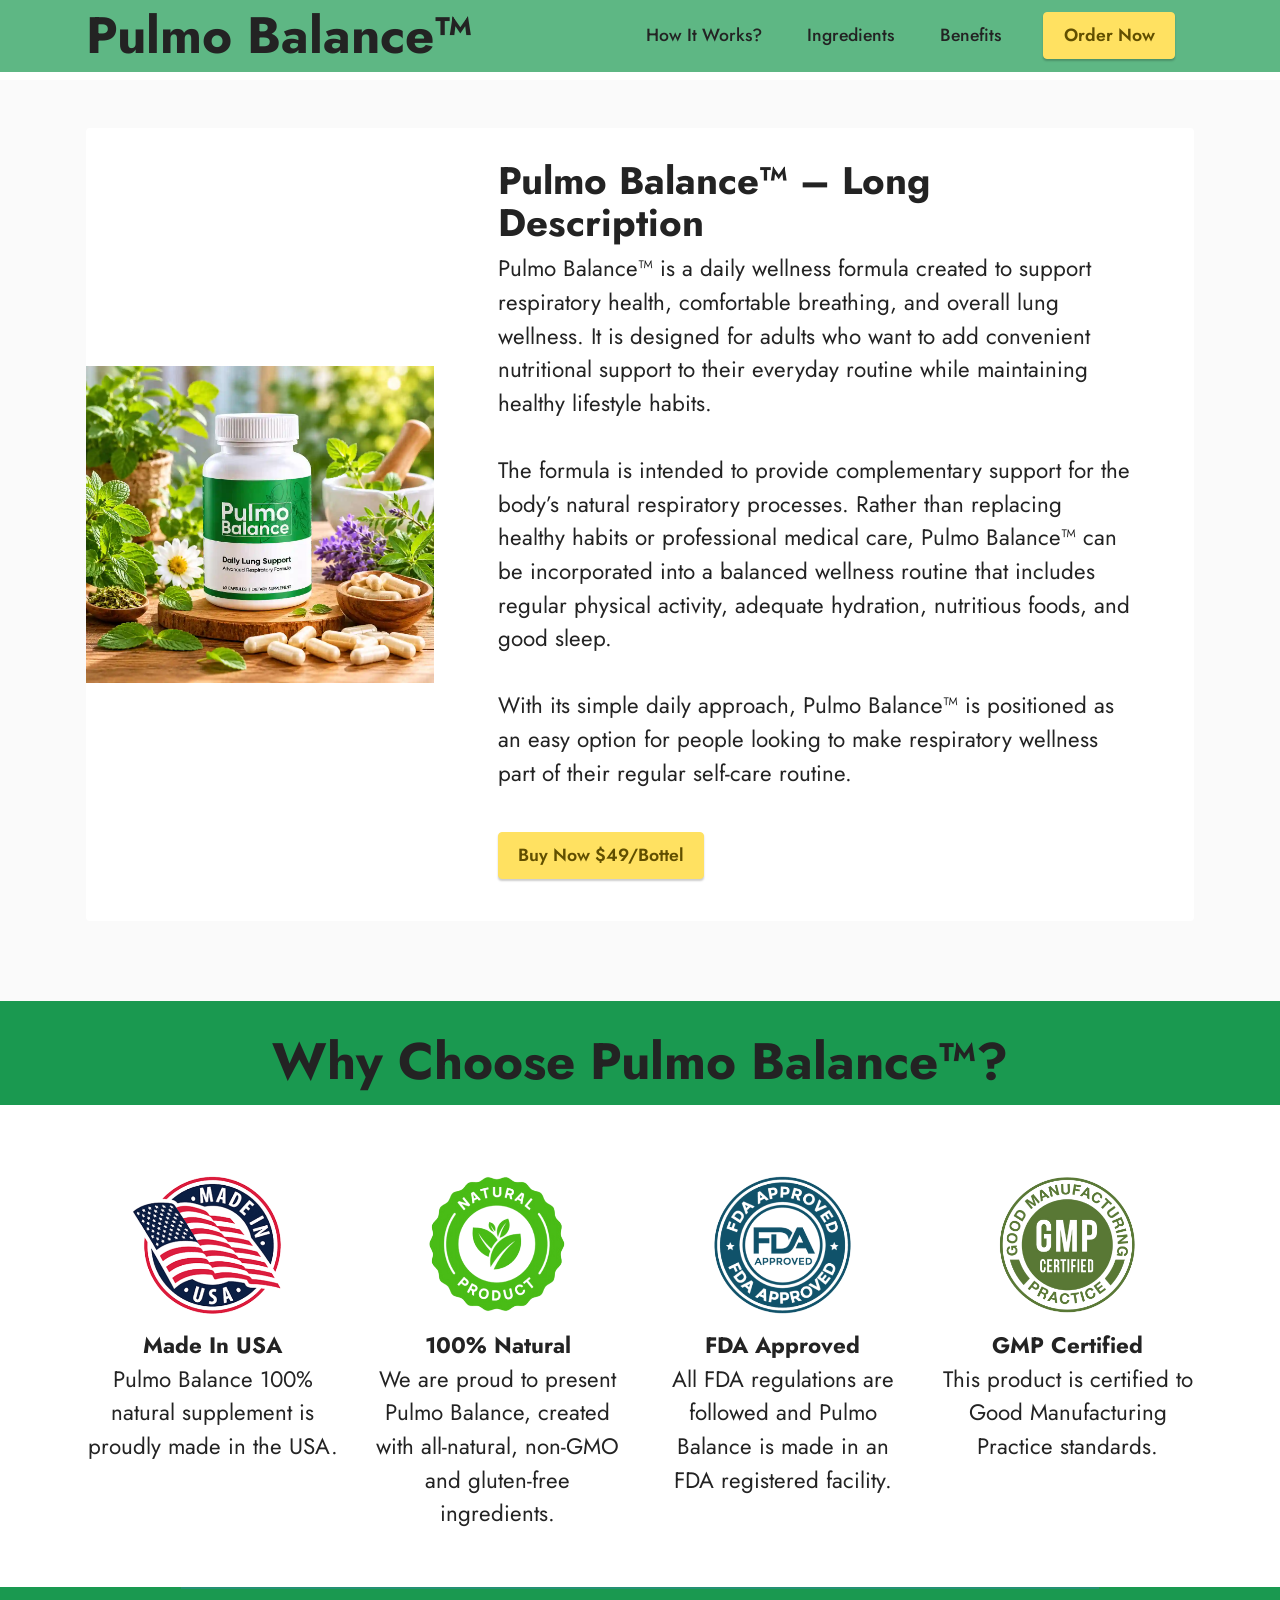
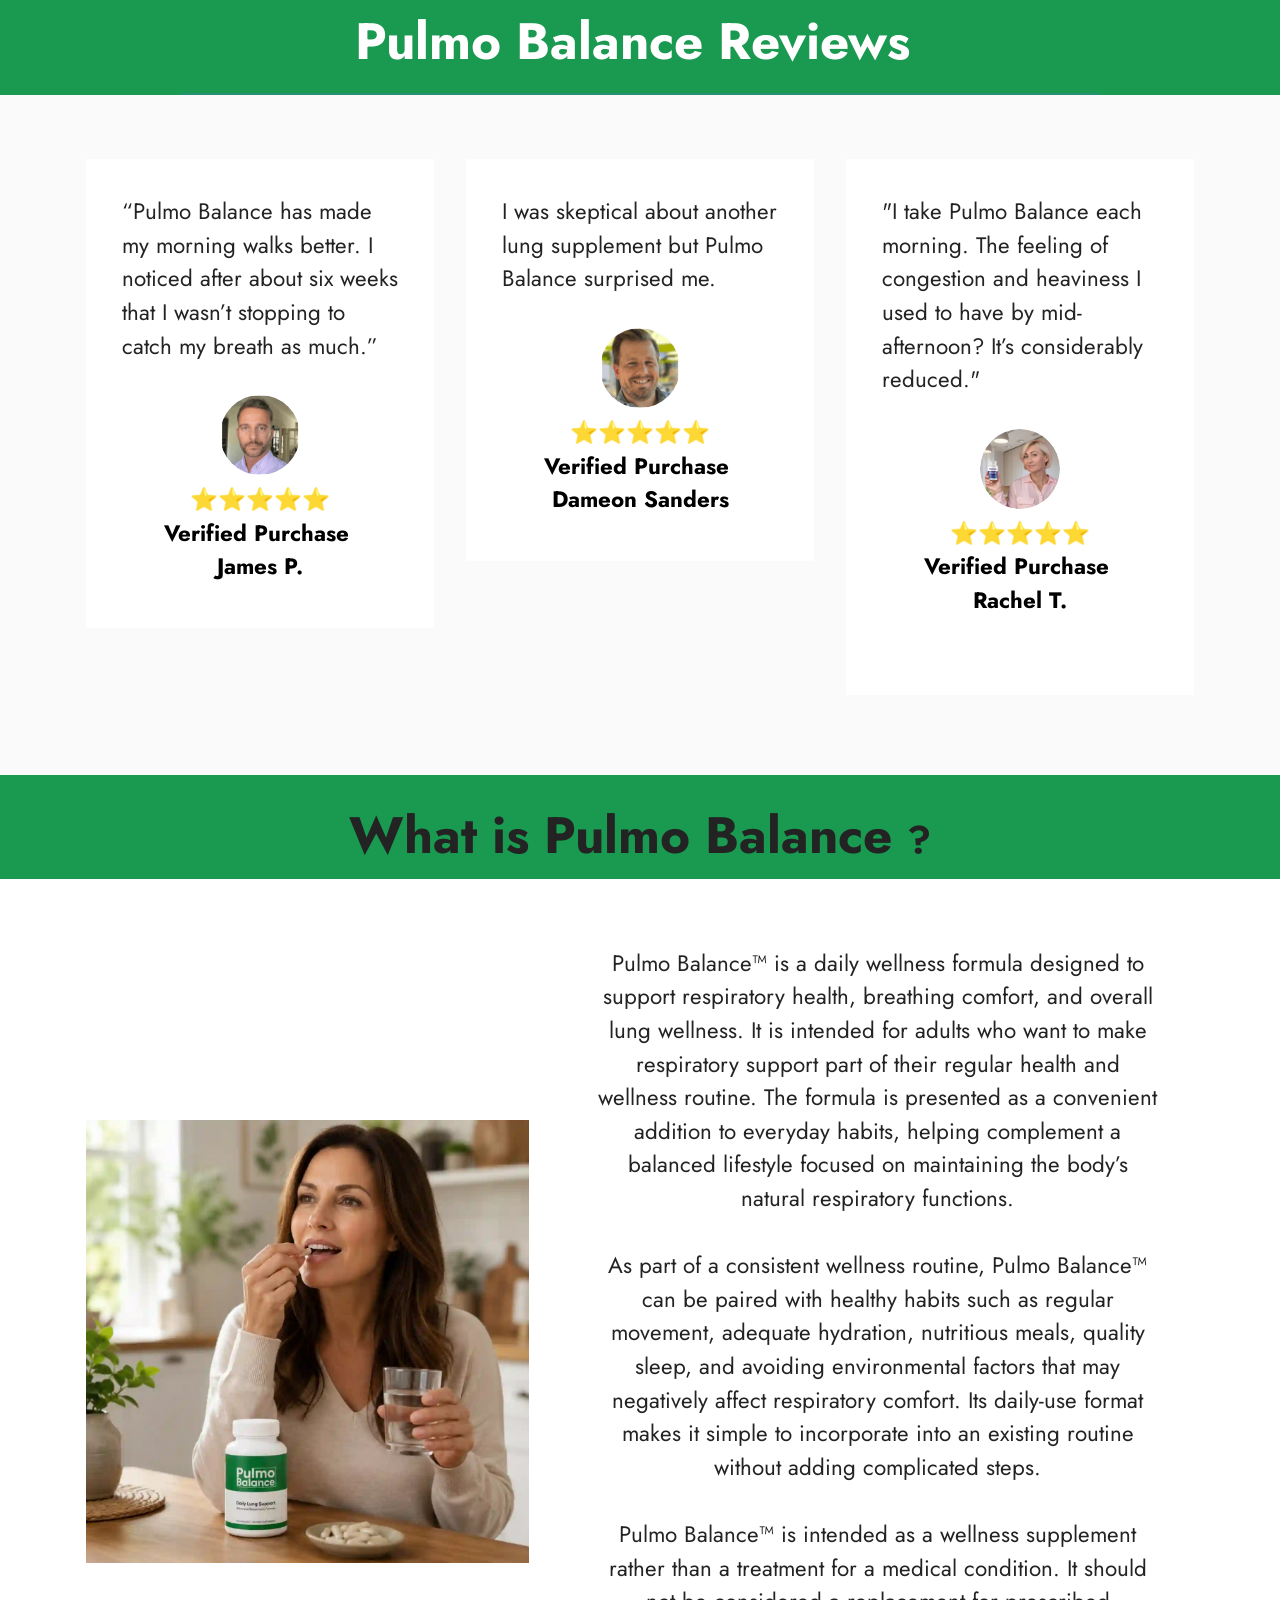
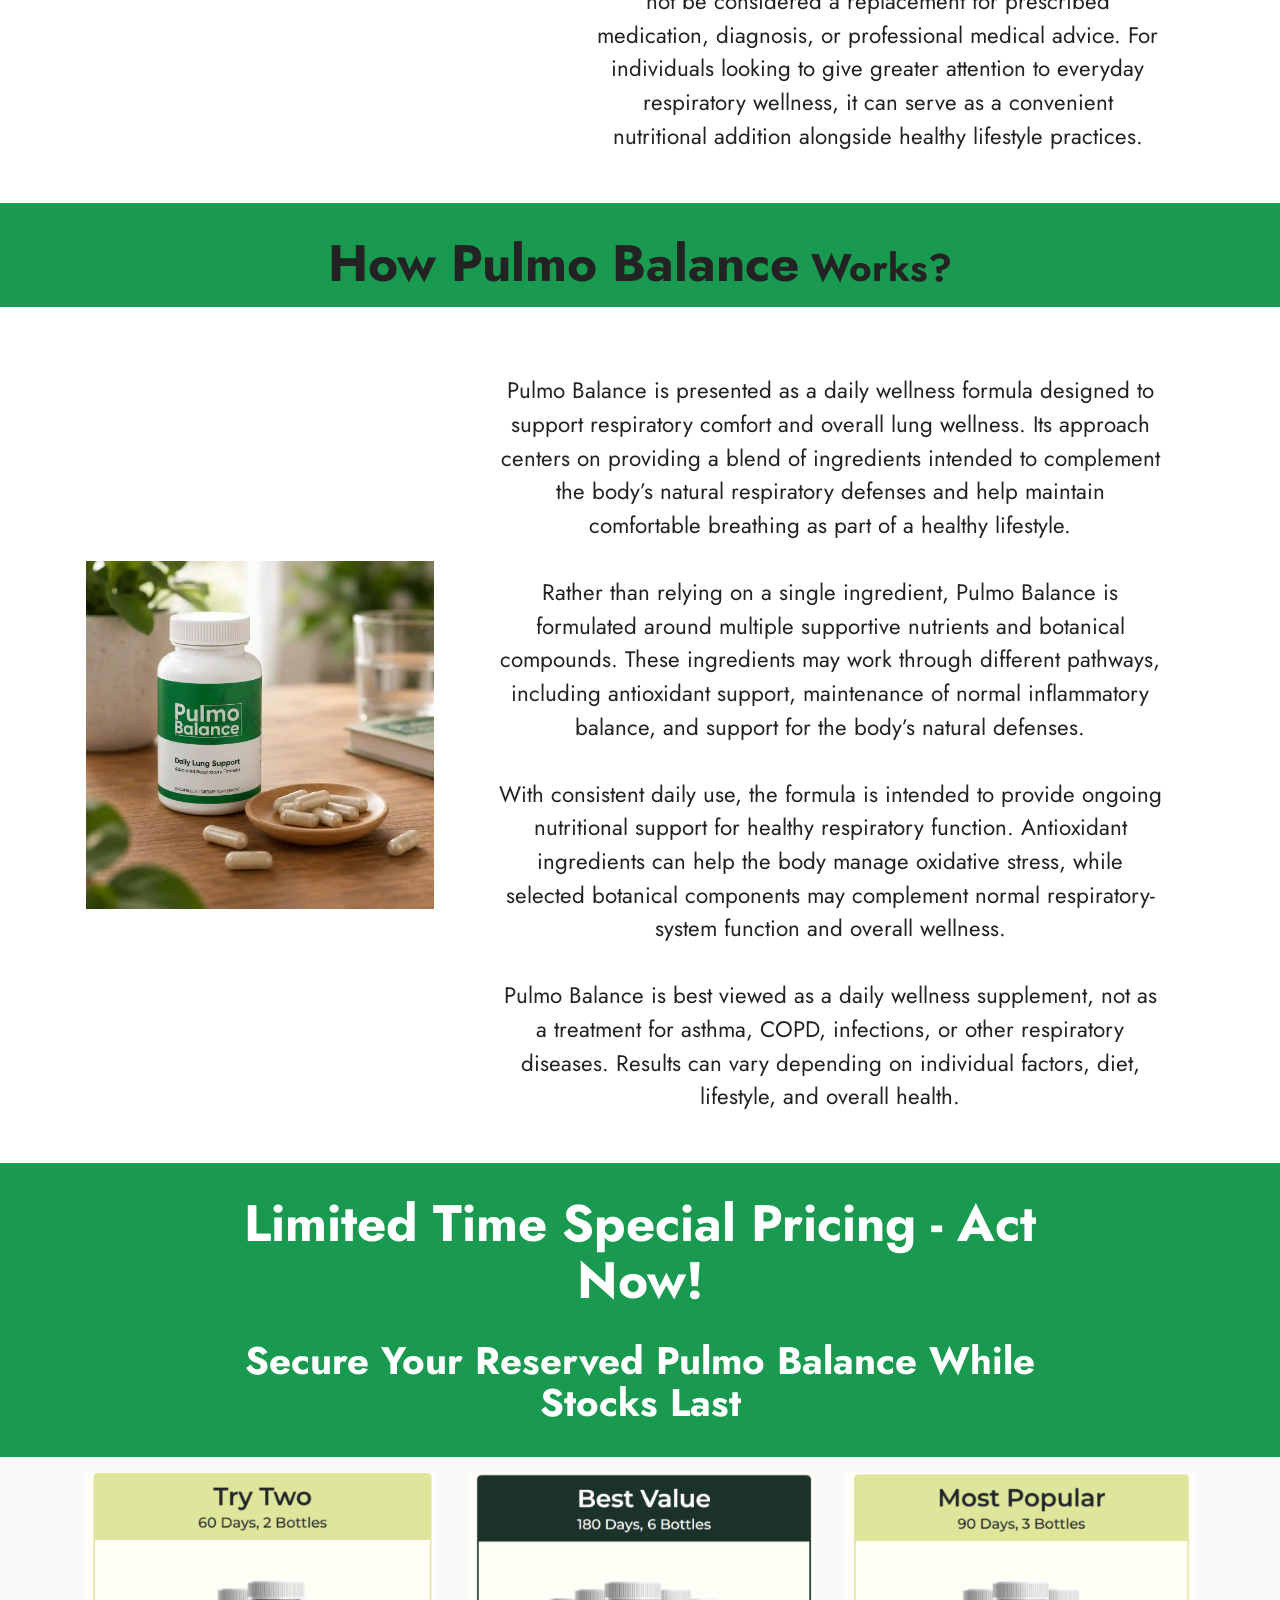
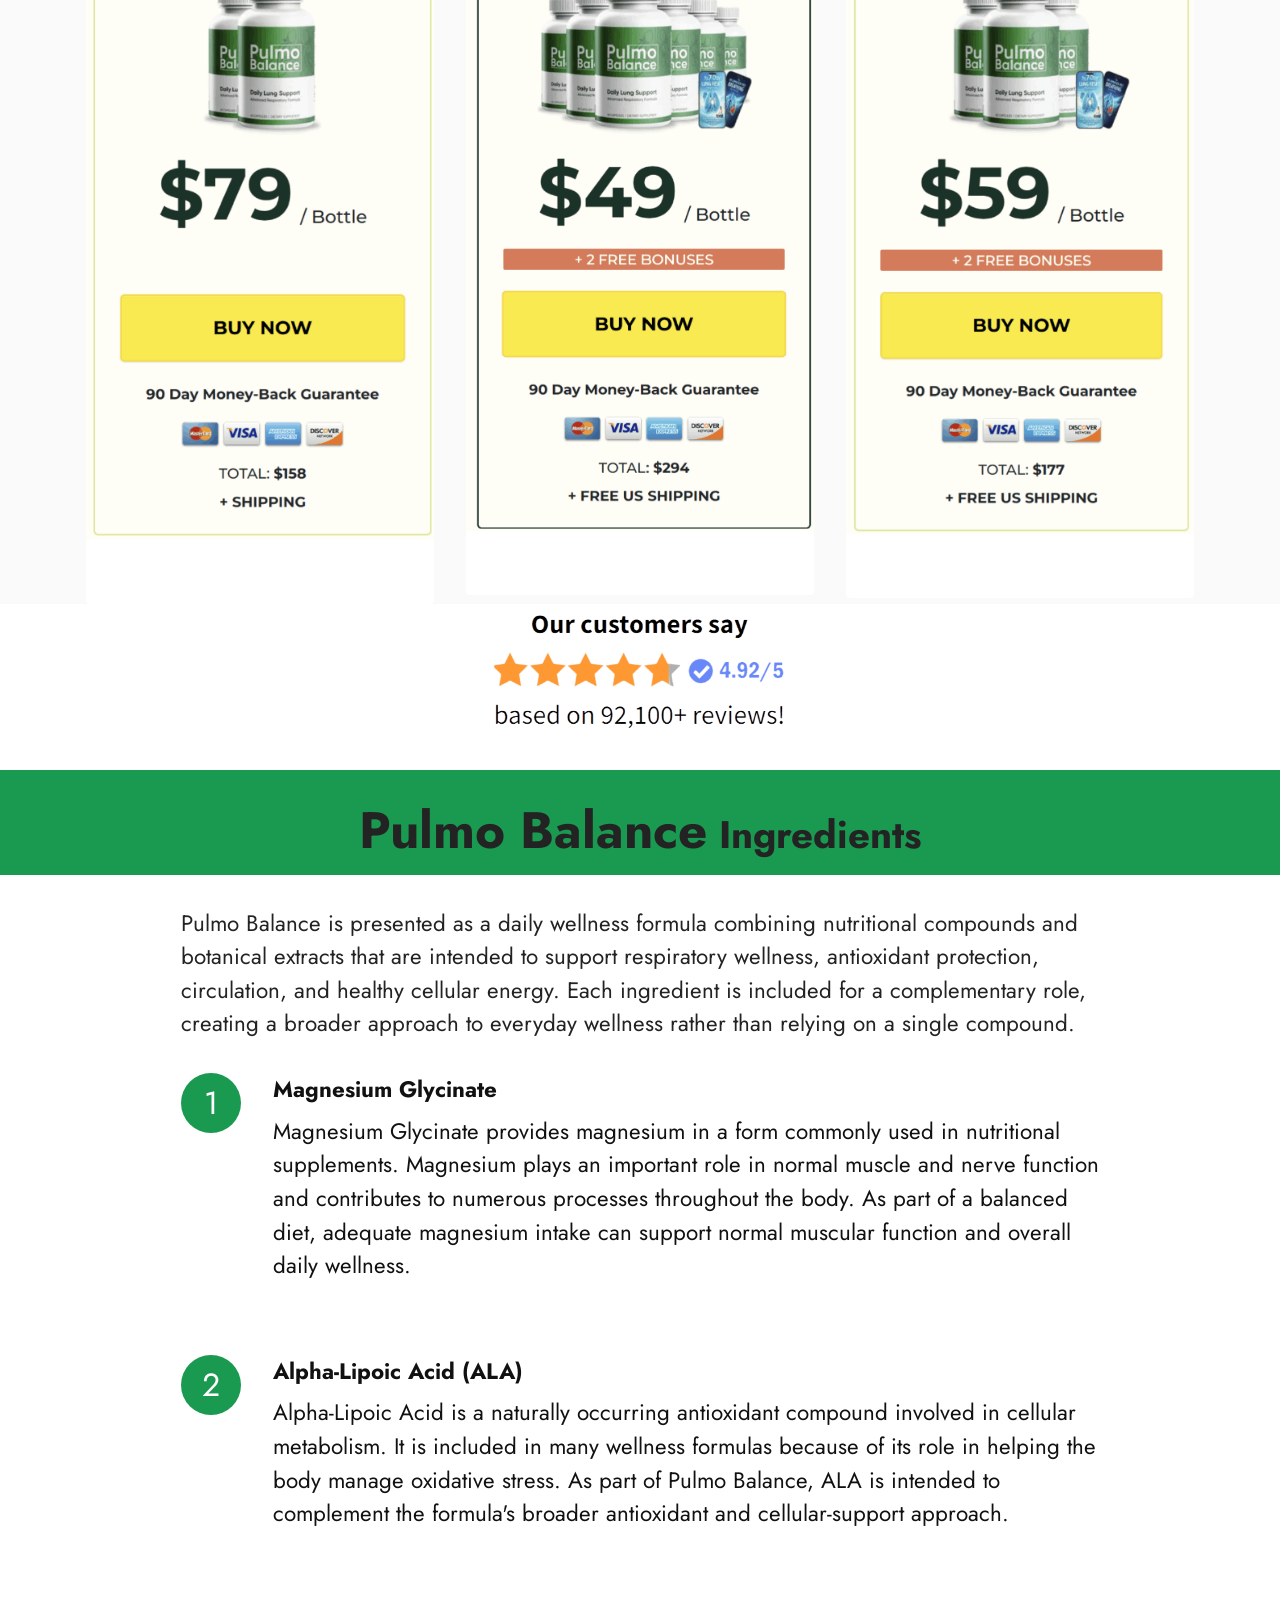
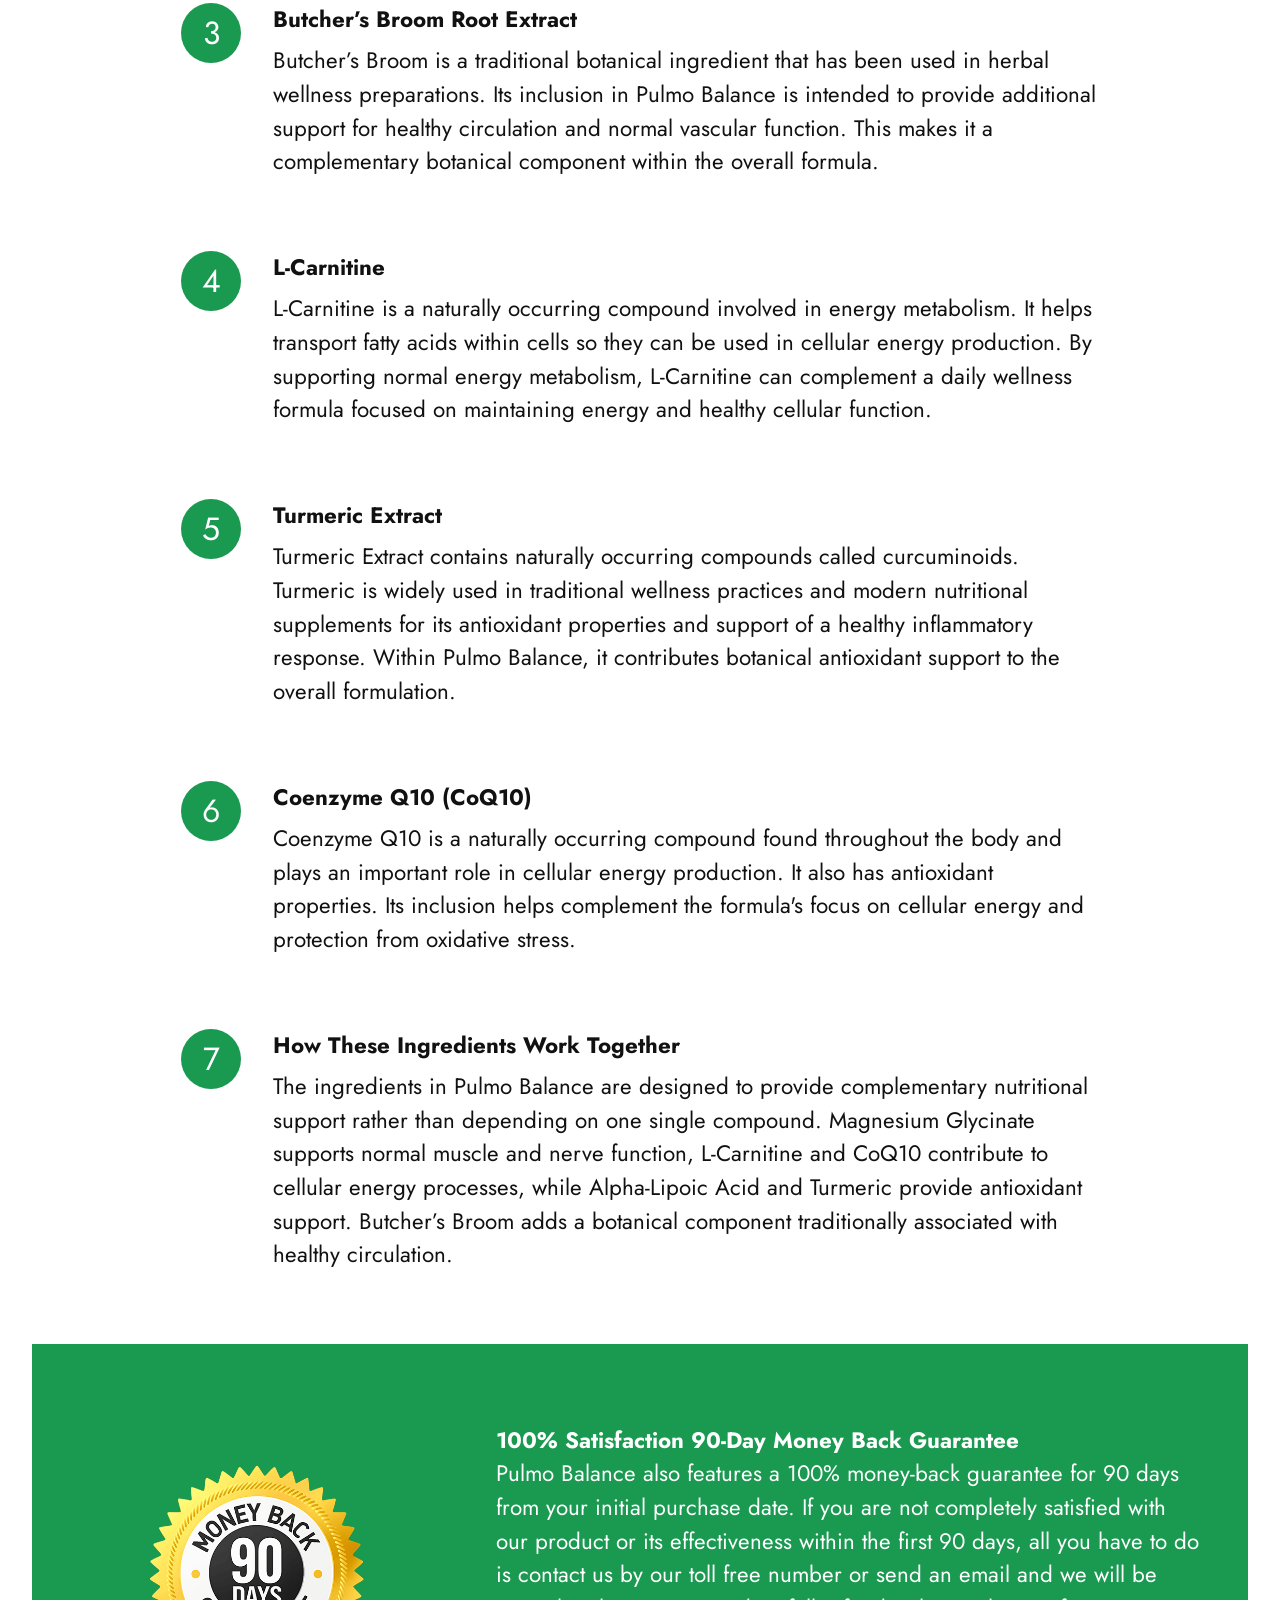
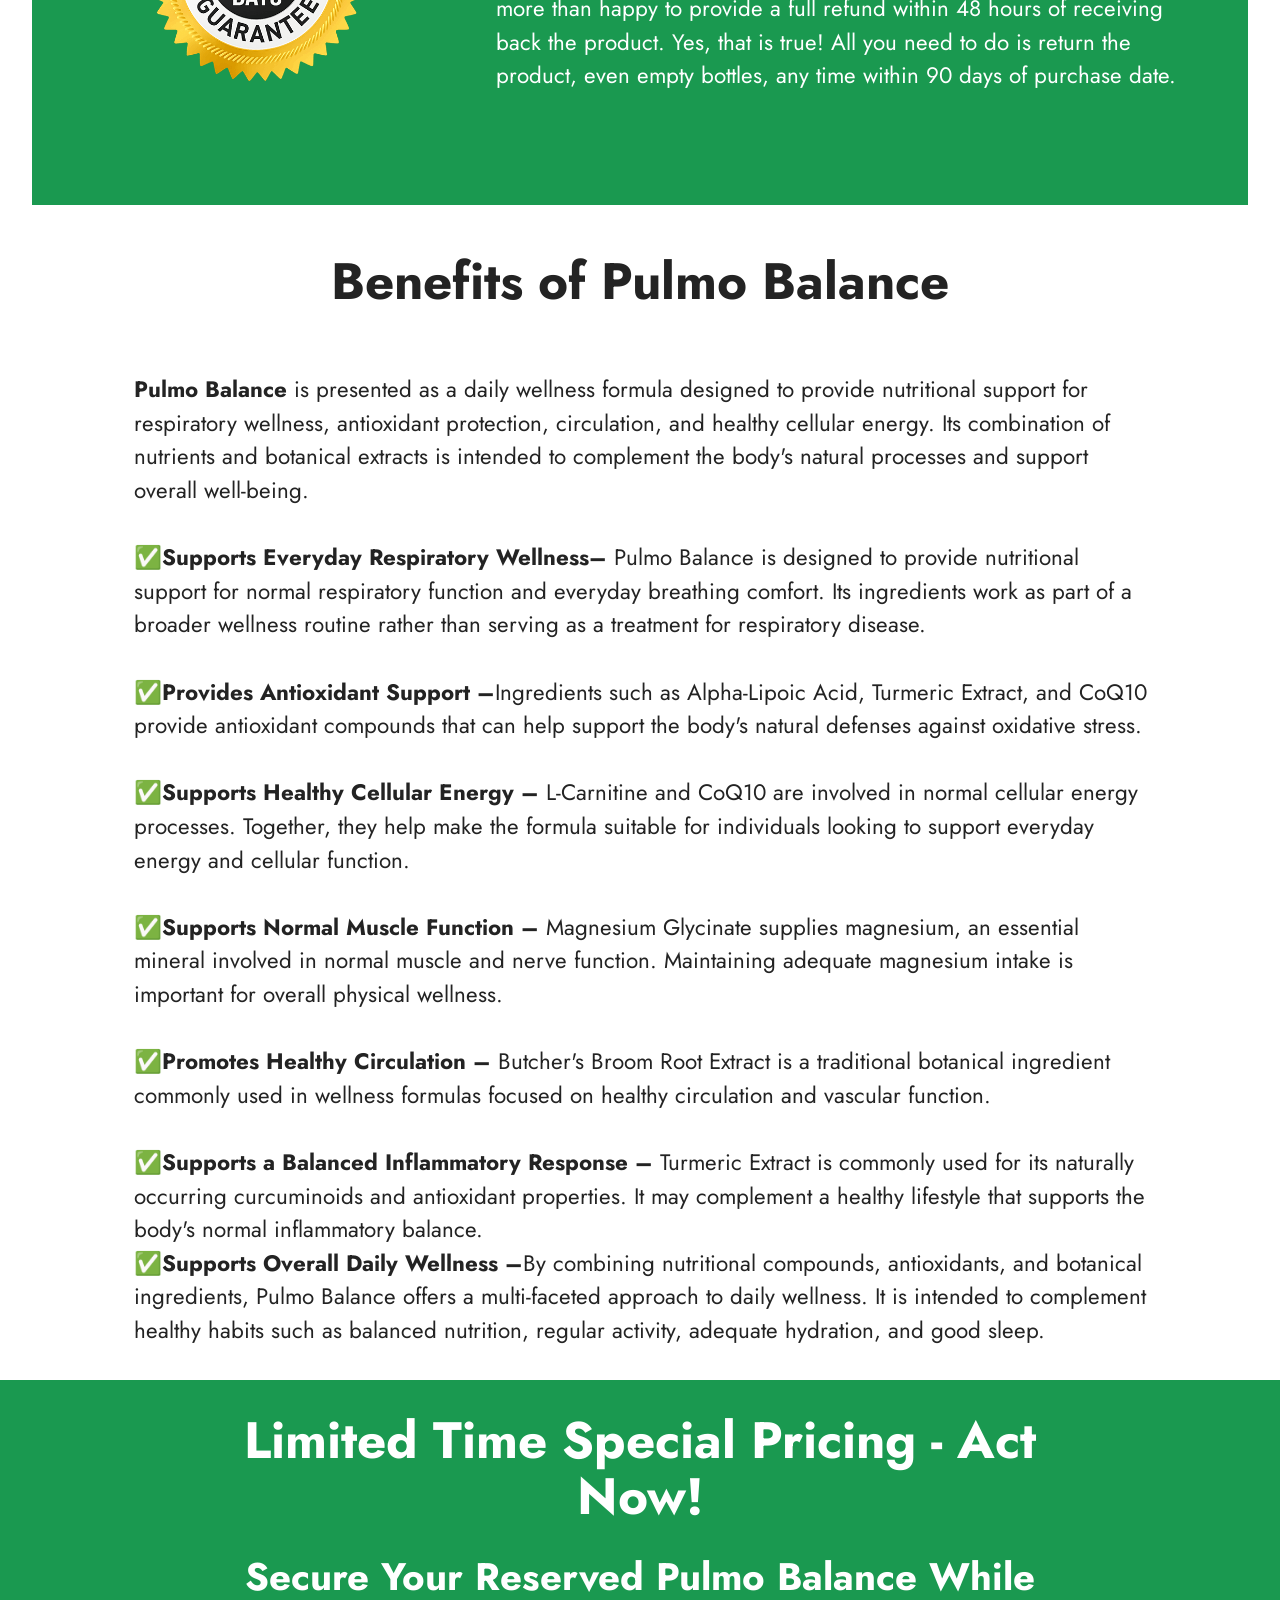
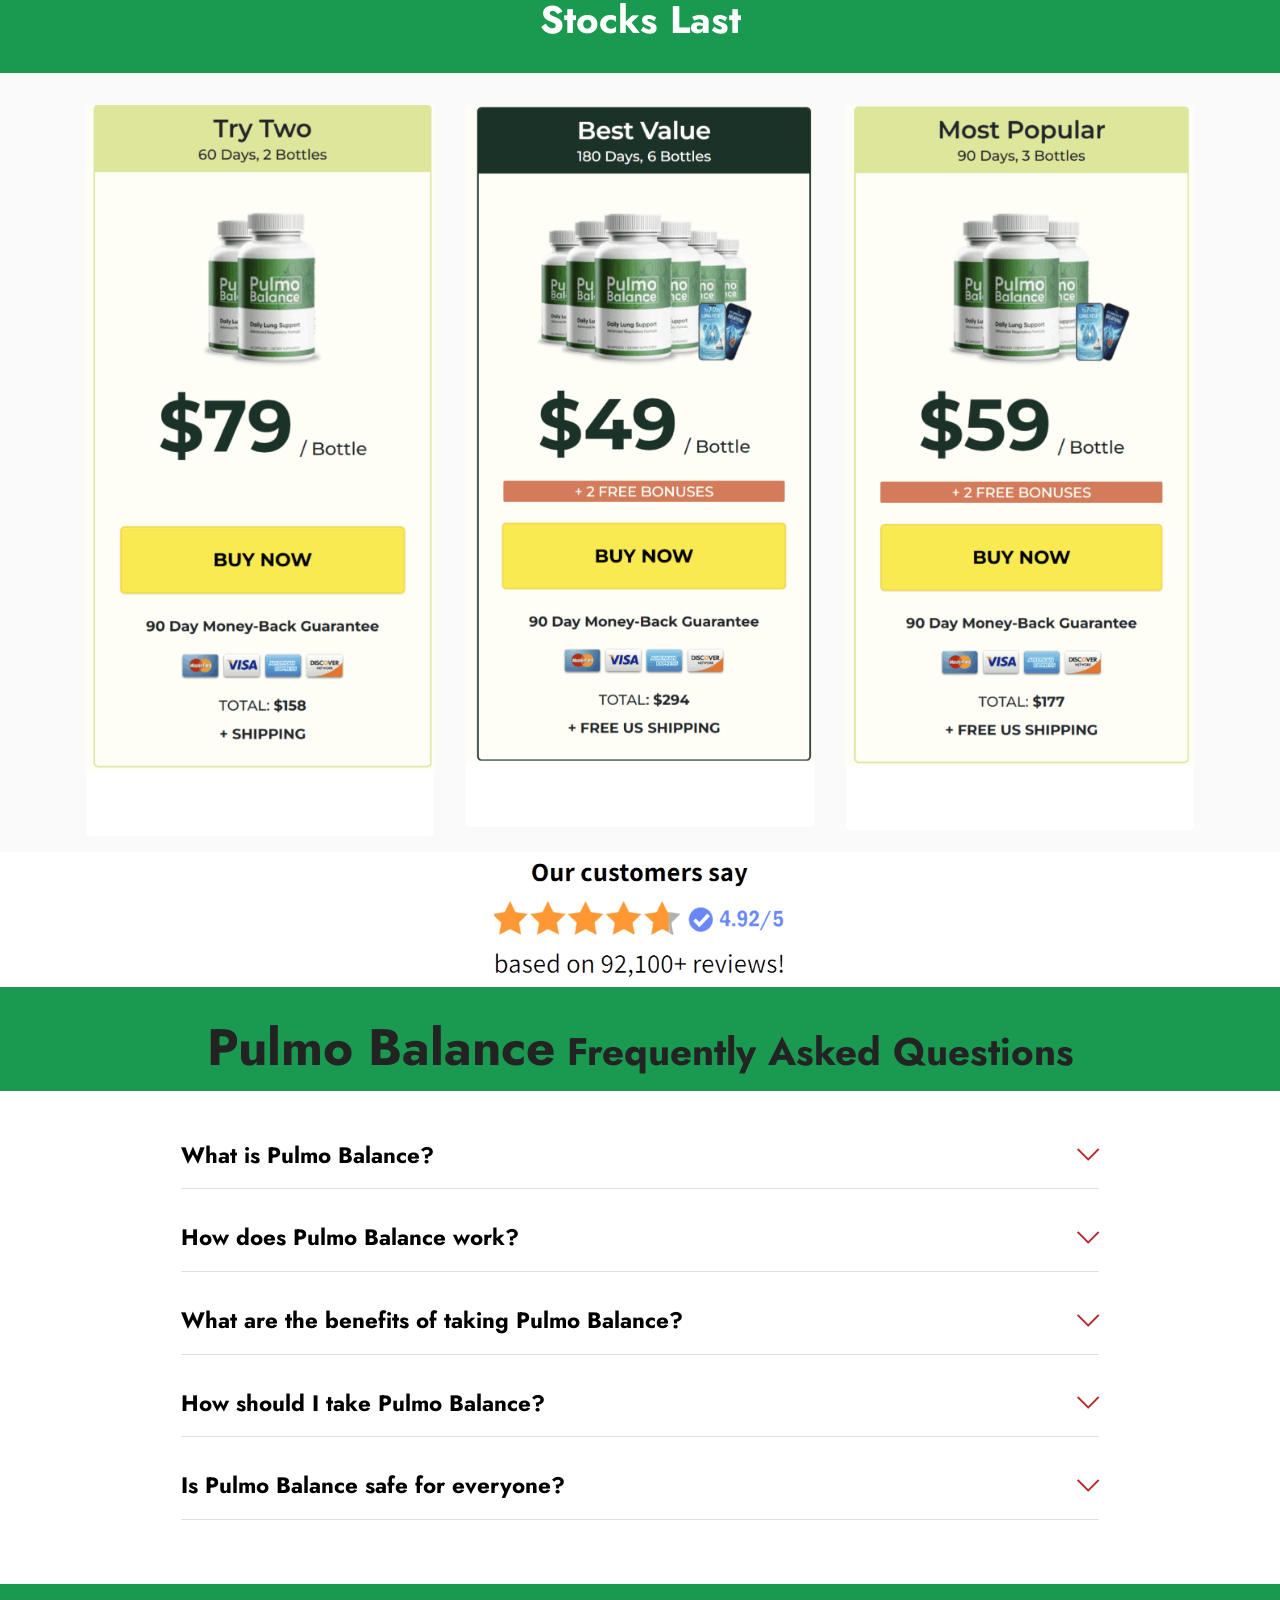
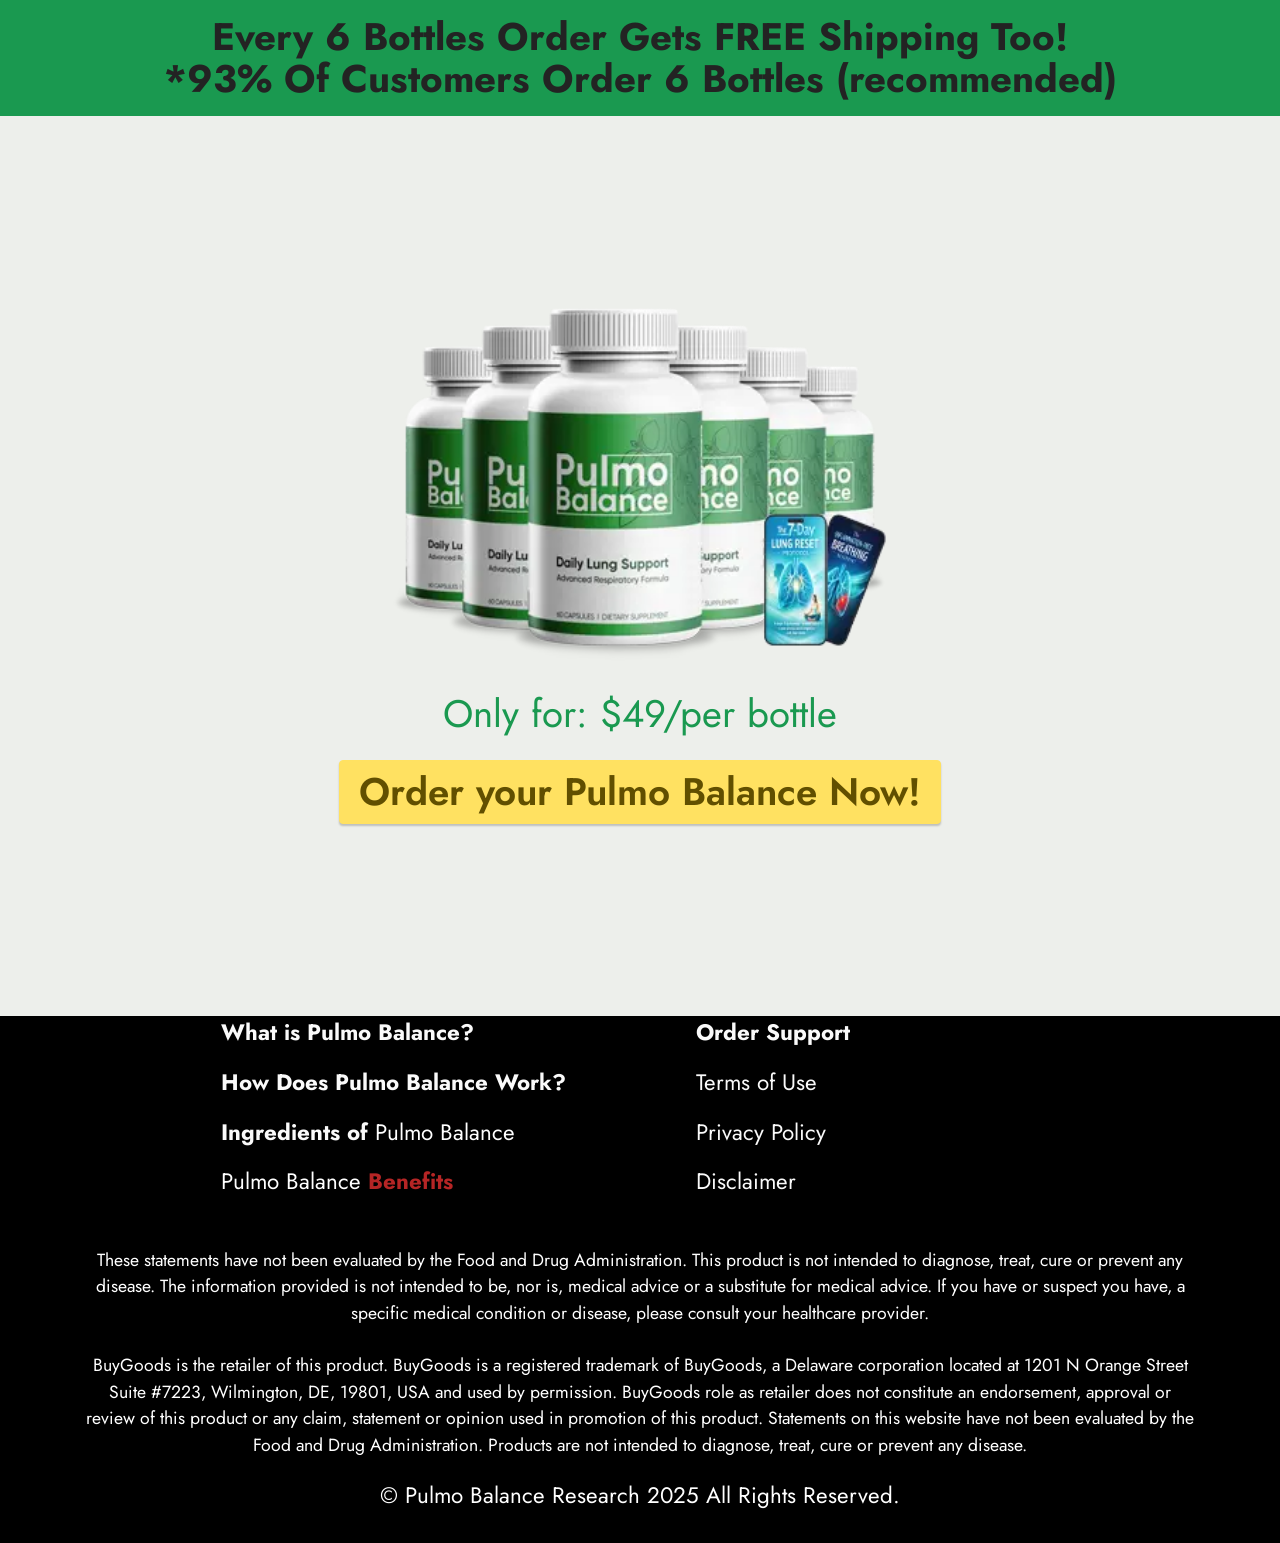
<file: index.html>
<!DOCTYPE html>
<html  lang="en">
<head>
  <!-- Site made with Mobirise Website Builder v6.1.12, https://mobirise.com -->
  <meta charset="UTF-8">
  <meta http-equiv="X-UA-Compatible" content="IE=edge">
  <meta name="generator" content="Mobirise v6.1.12, mobirise.com">
  <meta name="viewport" content="width=device-width, initial-scale=1, minimum-scale=1">
  <link rel="shortcut icon" href="assets/images/pulmo-balance-order-1.webp" type="image/x-icon">
  <meta name="description" content="Pulmo Balance™ supports respiratory wellness with natural ingredients designed to promote comfortable breathing, healthy lung function, antioxidant support, and daily vitality.">
  <meta name="msvalidate.01" content="E1C683F4EFB1ADD5ABCEF03F91AA41EB" />
	<meta name="google-site-verification" content="4bTPPsSgGg9mrN9ppGhdz5BRyaK9BWV9diWJw_Lr8Sk" />
  
  <title>Pulmo Balance™ – Natural Daily Support for Respiratory Wellness</title>
  <link rel="stylesheet" href="assets/web/assets/mobirise-icons2/mobirise2.css">
  <link rel="stylesheet" href="assets/web/assets/mobirise-icons/mobirise-icons.css">
  <link rel="stylesheet" href="assets/bootstrap/css/bootstrap.min.css">
  <link rel="stylesheet" href="assets/dropdown/css/style.css">
  <link rel="stylesheet" href="assets/socicon/css/styles.css">
  <link rel="stylesheet" href="assets/theme/css/style.css">
  <link rel="preload" href="https://fonts.googleapis.com/css?family=Jost:100,200,300,400,500,600,700,800,900,100i,200i,300i,400i,500i,600i,700i,800i,900i&display=swap" as="style" onload="this.onload=null;this.rel='stylesheet'">
  <noscript><link rel="stylesheet" href="https://fonts.googleapis.com/css?family=Jost:100,200,300,400,500,600,700,800,900,100i,200i,300i,400i,500i,600i,700i,800i,900i&display=swap"></noscript>
  <link rel="preload" as="style" href="assets/mobirise/css/mbr-additional.css?v=NZRQQM"><link rel="stylesheet" href="assets/mobirise/css/mbr-additional.css?v=NZRQQM" type="text/css">

  
  
  
</head>
<body>
  
  <section data-bs-version="5.1" class="menu menu2 cid-tB0YZQqaCG" once="menu" id="menu2-0">
    
    <nav class="navbar navbar-dropdown navbar-expand-lg">
        <div class="container">
            <div class="navbar-brand">
                
                <span class="navbar-caption-wrap"><a class="navbar-caption text-black text-primary display-1" href="https://maxwebleads.com/12217/1818/7/?">Pulmo Balance™<br></a></span>
            </div>
            <button class="navbar-toggler" type="button" data-toggle="collapse" data-bs-toggle="collapse" data-target="#navbarSupportedContent" data-bs-target="#navbarSupportedContent" aria-controls="navbarNavAltMarkup" aria-expanded="false" aria-label="Toggle navigation">
                <div class="hamburger">
                    <span></span>
                    <span></span>
                    <span></span>
                    <span></span>
                </div>
            </button>
            <div class="collapse navbar-collapse" id="navbarSupportedContent">
                <ul class="navbar-nav nav-dropdown" data-app-modern-menu="true"><li class="nav-item"><a class="nav-link link text-black text-primary display-4" href="index.html#header3-1m">How It Works?</a></li>
                    <li class="nav-item"><a class="nav-link link text-black text-primary display-4" href="index.html#features20-x">
                            Ingredients</a></li>
                    <li class="nav-item"><a class="nav-link link text-black text-primary display-4" href="index.html#header3-1n">Benefits</a>
                    </li></ul>
                
                <div class="navbar-buttons mbr-section-btn"><a class="btn btn-warning display-4" href="https://maxwebleads.com/12217/1818/7/?">Order Now</a></div>
            </div>
        </div>
    </nav>
</section>

<section data-bs-version="5.1" class="header3 cid-tB10ubWVri" id="header3-1">

    

    
    

    <div class="align-center container">
        <div class="row justify-content-center">
            <div class="col-12 col-lg-9">
                
                
                
                
            </div>
        </div>
    </div>
</section>

<section data-bs-version="5.1" class="features7 cid-vsFuxaL0VE" id="features7-2c">
    <!---->
    

    
    
    <div class="container">
        <div class="card-wrapper">
            <div class="row align-items-center">
                <div class="col-12 col-lg-4">
                    <div class="image-wrapper">
                        <a href="https://maxwebleads.com/12217/1818/7/?"><img src="assets/images/pulmo-balance-order.webp" alt="Pulmo Balance"></a>
                    </div>
                </div>
                <div class="col-12 col-lg">
                    <div class="text-box">
                        <h5 class="mbr-title mbr-fonts-style display-2"><strong>Pulmo Balance™ – Long Description</strong></h5>
                        <p class="mbr-text mbr-fonts-style display-7">Pulmo Balance™ is a daily wellness formula created to support respiratory health, comfortable breathing, and overall lung wellness. It is designed for adults who want to add convenient nutritional support to their everyday routine while maintaining healthy lifestyle habits.<br><br>The formula is intended to provide complementary support for the body’s natural respiratory processes. Rather than replacing healthy habits or professional medical care, Pulmo Balance™ can be incorporated into a balanced wellness routine that includes regular physical activity, adequate hydration, nutritious foods, and good sleep.<br><br>With its simple daily approach, Pulmo Balance™ is positioned as an easy option for people looking to make respiratory wellness part of their regular self-care routine.<br></p>
                        
                        <div class="mbr-section-btn pt-3"><a href="https://maxwebleads.com/12217/1818/7/?" class="btn btn-warning display-4">Buy Now $49/Bottel</a></div>
                    </div>
                </div>
            </div>
        </div>
    </div>
</section>

<section data-bs-version="5.1" class="header3 cid-vszOKZhpDv" id="header3-27">

    

    
    

    <div class="align-center container">
        <div class="row justify-content-center">
            <div class="col-12 col-lg-12">
                
                <h2 class="mbr-section-subtitle mbr-fonts-style mb-3 display-1"><strong>Why Choose Pulmo Balance™?</strong></h2>
                
                
            </div>
        </div>
    </div>
</section>

<section data-bs-version="5.1" class="gallery5 mbr-gallery cid-vszOlzmzra" id="gallery5-26">
    

    
    

    <div class="container">
        
        <div class="row mbr-gallery mt-4">
            <div class="col-12 col-md-6 col-lg-3 item gallery-image active">
                <div class="item-wrapper" data-toggle="modal" data-bs-toggle="modal" data-target="#vwCLrivf3s-modal" data-bs-target="#vwCLrivf3s-modal">
                    <img class="w-100" src="assets/images/made-in-usa-500x300.png" alt="Made In USA" data-slide-to="0" data-bs-slide-to="0" data-target="#lb-vwCLrivf3s" data-bs-target="#lb-vwCLrivf3s">
                    <div class="icon-wrapper">
                        <span class="mobi-mbri mobi-mbri-search mbr-iconfont mbr-iconfont-btn"></span>
                    </div>
                </div>
                <h1 class="mbr-item-subtitle mbr-fonts-style align-center mb-2 mt-2 display-7"><div><strong>Made In USA</strong></div><div>Pulmo Balance 100% natural supplement is proudly made in the USA.
</div><div>
</div><div>
</div><div>
</div><div>
</div></h1>
            </div>
            <div class="col-12 col-md-6 col-lg-3 item gallery-image">
                <div class="item-wrapper" data-toggle="modal" data-bs-toggle="modal" data-target="#vwCLrivf3s-modal" data-bs-target="#vwCLrivf3s-modal">
                    <img class="w-100" src="assets/images/natural-product-500x300.png" alt="100% Natural" data-slide-to="1" data-bs-slide-to="1" data-target="#lb-vwCLrivf3s" data-bs-target="#lb-vwCLrivf3s">
                    <div class="icon-wrapper">
                        <span class="mobi-mbri mobi-mbri-search mbr-iconfont mbr-iconfont-btn"></span>
                    </div>
                </div>
                <h1 class="mbr-item-subtitle mbr-fonts-style align-center mb-2 mt-2 display-7"><div><span style="font-size: 1.4rem;"><strong>100% Natural</strong></span></div><div>We are proud to present Pulmo Balance, created with all-natural, non-GMO and gluten-free ingredients.
</div><div>
</div><div>
</div></h1>
            </div>
            
            <div class="col-12 col-md-6 col-lg-3 item gallery-image">
                <div class="item-wrapper" data-toggle="modal" data-bs-toggle="modal" data-target="#vwCLrivf3s-modal" data-bs-target="#vwCLrivf3s-modal">
                    <img class="w-100" src="assets/images/fda-approved-500x300.png" alt="FDA Approved" data-slide-to="2" data-bs-slide-to="2" data-target="#lb-vwCLrivf3s" data-bs-target="#lb-vwCLrivf3s">
                    <div class="icon-wrapper">
                        <span class="mobi-mbri mobi-mbri-search mbr-iconfont mbr-iconfont-btn"></span>
                    </div>
                </div>
                <h1 class="mbr-item-subtitle mbr-fonts-style align-center mb-2 mt-2 display-7"><div><strong>FDA Approved</strong></div><div>All FDA regulations are followed and Pulmo Balance is made in an FDA registered facility.
</div><div>
</div><div>
</div></h1>
            </div><div class="col-12 col-md-6 col-lg-3 item gallery-image">
                <div class="item-wrapper" data-toggle="modal" data-bs-toggle="modal" data-target="#vwCLrivf3s-modal" data-bs-target="#vwCLrivf3s-modal">
                    <img class="w-100" src="assets/images/gmp-certified-500x300.png" alt="GMP Certified" data-slide-to="3" data-bs-slide-to="3" data-target="#lb-vwCLrivf3s" data-bs-target="#lb-vwCLrivf3s">
                    <div class="icon-wrapper">
                        <span class="mobi-mbri mobi-mbri-search mbr-iconfont mbr-iconfont-btn"></span>
                    </div>
                </div>
                <h1 class="mbr-item-subtitle mbr-fonts-style align-center mb-2 mt-2 display-7"><div><strong>GMP Certified</strong></div><div>This product is certified to Good Manufacturing Practice standards.
</div><div>
</div><div>
</div><div>
</div></h1>
            </div>
        </div>

        <div class="modal mbr-slider" tabindex="-1" role="dialog" aria-hidden="true" id="vwCLrivf3s-modal">
            <div class="modal-dialog" role="document">
                <div class="modal-content">
                    <div class="modal-body">
                        <div class="carousel slide" id="lb-vwCLrivf3s" data-interval="5000" data-bs-interval="5000">
                            <div class="carousel-inner">
                                <div class="carousel-item active">
                                    <img class="d-block w-100" src="assets/images/made-in-usa-500x300.png" alt="Mobirise Website Builder">
                                </div>
                                <div class="carousel-item">
                                    <img class="d-block w-100" src="assets/images/natural-product-500x300.png" alt="Mobirise Website Builder">
                                </div>
                                
                                <div class="carousel-item">
                                    <img class="d-block w-100" src="assets/images/fda-approved-500x300.png" alt="Mobirise Website Builder">
                                </div><div class="carousel-item">
                                    <img class="d-block w-100" src="assets/images/gmp-certified-500x300.png" alt="Mobirise Website Builder">
                                </div>
                            </div>
                            <ol class="carousel-indicators">
                                <li data-slide-to="0" data-bs-slide-to="0" class="active" data-target="#lb-vwCLrivf3s" data-bs-target="#lb-vwCLrivf3s"></li>
                                <li data-slide-to="1" data-bs-slide-to="1" data-target="#lb-vwCLrivf3s" data-bs-target="#lb-vwCLrivf3s"></li>
                                <li data-slide-to="2" data-bs-slide-to="2" data-target="#lb-vwCLrivf3s" data-bs-target="#lb-vwCLrivf3s"></li>
                                <li data-slide-to="3" data-bs-slide-to="3" data-target="#lb-vwCLrivf3s" data-bs-target="#lb-vwCLrivf3s"></li>
                            </ol>
                            <a role="button" href="" class="close" data-dismiss="modal" data-bs-dismiss="modal" aria-label="Close">
                            </a>
                            <a class="carousel-control-prev carousel-control" role="button" data-slide="prev" data-bs-slide="prev" href="#lb-vwCLrivf3s">
                                <span class="mobi-mbri mobi-mbri-arrow-prev" aria-hidden="true"></span>
                                <span class="sr-only visually-hidden">Previous</span>
                            </a>
                            <a class="carousel-control-next carousel-control" role="button" data-slide="next" data-bs-slide="next" href="#lb-vwCLrivf3s">
                                <span class="mobi-mbri mobi-mbri-arrow-next" aria-hidden="true"></span>
                                <span class="sr-only visually-hidden">Next</span>
                            </a>
                        </div>
                    </div>
                </div>
            </div>
        </div>
    </div>
</section>

<section data-bs-version="5.1" class="content6 cid-vsJlN0BLRY" id="content6-2f">
    
    <div class="container">
        <div class="row justify-content-center">
            <div class="col-md-12 col-lg-10">
                <hr class="line">
                <p class="mbr-text align-center mbr-fonts-style my-4 display-1"><strong>Pulmo Balance Reviews&nbsp;</strong><br></p>
                <hr class="line">
            </div>
        </div>
    </div>
</section>

<section data-bs-version="5.1" class="people04 cid-vwCvYt2hPm" id="people04-2l">
	
	
	<div class="container">
		
		<div class="row mbr-masonry" data-masonry="{&quot;percentPosition&quot;: true }">
			
			<div class="item features-without-image col-12 col-md-6 col-lg-4 active">
				<div class="item-wrapper">
					<div class="card-box align-left">
						<p class="card-text mbr-fonts-style display-7">“Pulmo Balance has made my morning walks better. I noticed after about six weeks that I wasn’t stopping to catch my breath as much.”&nbsp;<br></p>
						<div class="img-wrapper mt-4 mb-2">
							<img src="assets/images/m1-160x84.png" data-slide-to="1" data-bs-slide-to="1" alt="James P.">
						</div>
						<h5 class="card-title mbr-fonts-style display-7"><strong>⭐⭐⭐⭐⭐</strong><br><strong>Verified Purchase&nbsp;</strong><br><strong>James P.</strong></h5>
					</div>
				</div>
			</div>
			<div class="item features-without-image col-12 col-md-6 col-lg-4">
				<div class="item-wrapper">
					<div class="card-box align-left">
						<p class="card-text mbr-fonts-style display-7">I was skeptical about another lung supplement but Pulmo Balance surprised me.&nbsp;<br>
						</p>
						<div class="img-wrapper mt-4 mb-2">
							<img src="assets/images/m3-160x84.png" data-slide-to="2" data-bs-slide-to="2" alt="Dameon Sanders">
						</div>
						<h5 class="card-title mbr-fonts-style display-7">
							<strong>⭐⭐⭐⭐⭐</strong><br><strong>Verified Purchase&nbsp;</strong><br><strong>
</strong>
						<div><strong>Dameon Sanders</strong></div></h5>
					</div>
				</div>
			</div>
			
			<div class="item features-without-image col-12 col-md-6 col-lg-4">
				<div class="item-wrapper">
					<div class="card-box align-left">
						<p class="card-text mbr-fonts-style display-7">"I take Pulmo Balance each morning. The feeling of congestion and heaviness I used to have by mid-afternoon? It’s considerably reduced."&nbsp;<br></p>
						<div class="img-wrapper mt-4 mb-2">
							<img src="assets/images/pulmo-balance-testimonial-rachel.webp" data-slide-to="4" data-bs-slide-to="4" alt="Rachel T.">
						</div>
						<h5 class="card-title mbr-fonts-style display-7"><strong>⭐⭐⭐⭐⭐</strong><br><strong>Verified Purchase&nbsp;</strong><br><strong>Rachel T.
</strong><div><strong><br></strong></div></h5>
					</div>
				</div>
			</div>
			
		</div>
	</div>
</section>

<section data-bs-version="5.1" class="header3 cid-tB83YwBUMj" id="header3-1l">

    

    
    

    <div class="align-center container">
        <div class="row justify-content-center">
            <div class="col-12 col-lg-12">
                
                <h2 class="mbr-section-subtitle mbr-fonts-style mb-3 display-1"><strong>What is Pulmo Balance </strong><strong style="font-size: 2.4rem;">?</strong></h2>
                
                
            </div>
        </div>
    </div>
</section>

<section data-bs-version="5.1" class="header11 cid-tB1vWdJbT6" id="header11-a">

    

    
    

    <div class="container">
        <div class="row justify-content-center">
            <div class="col-12 col-md-5 image-wrapper">
                <a href="https://maxwebleads.com/12217/1818/7/?"><img class="w-100" src="assets/images/pulmo-balance-official.webp" alt="Get Pulmo Balance"></a>
            </div>
            <div class="col-12 col-md">
                <div class="text-wrapper text-center">
                    
                    <p class="mbr-text mbr-fonts-style display-7"><br><br>Pulmo Balance™ is a daily wellness formula designed to support respiratory health, breathing comfort, and overall lung wellness. It is intended for adults who want to make respiratory support part of their regular health and wellness routine. The formula is presented as a convenient addition to everyday habits, helping complement a balanced lifestyle focused on maintaining the body’s natural respiratory functions.<br><br>As part of a consistent wellness routine, Pulmo Balance™ can be paired with healthy habits such as regular movement, adequate hydration, nutritious meals, quality sleep, and avoiding environmental factors that may negatively affect respiratory comfort. Its daily-use format makes it simple to incorporate into an existing routine without adding complicated steps.<br><br>Pulmo Balance™ is intended as a wellness supplement rather than a treatment for a medical condition. It should not be considered a replacement for prescribed medication, diagnosis, or professional medical advice. For individuals looking to give greater attention to everyday respiratory wellness, it can serve as a convenient nutritional addition alongside healthy lifestyle practices.<br><br></p>
                    
                </div>
            </div>
        </div>
    </div>
</section>

<section data-bs-version="5.1" class="header3 cid-tB85bPoWQz" id="header3-1m">

    

    
    

    <div class="align-center container">
        <div class="row justify-content-center">
            <div class="col-12 col-lg-12">
                
                <h2 class="mbr-section-subtitle mbr-fonts-style mb-3 display-1"><strong>How Pulmo Balance</strong><strong style="font-size: 2.4rem;">&nbsp;Works?</strong></h2>
                
                
            </div>
        </div>
    </div>
</section>

<section data-bs-version="5.1" class="header11 cid-vw51muFERZ" id="header11-2h">

    

    
    

    <div class="container">
        <div class="row justify-content-center">
            <div class="col-12 col-md-4 image-wrapper">
                <a href="https://maxwebleads.com/12217/1818/7/?"><img class="w-100" src="assets/images/pulmo-balance-supplement.webp" alt="Get Pulmo Balance"></a>
            </div>
            <div class="col-12 col-md">
                <div class="text-wrapper text-center">
                    
                    <p class="mbr-text mbr-fonts-style display-7"><br><br>Pulmo Balance is presented as a daily wellness formula designed to support respiratory comfort and overall lung wellness. Its approach centers on providing a blend of ingredients intended to complement the body’s natural respiratory defenses and help maintain comfortable breathing as part of a healthy lifestyle.<br><br>Rather than relying on a single ingredient, Pulmo Balance is formulated around multiple supportive nutrients and botanical compounds. These ingredients may work through different pathways, including antioxidant support, maintenance of normal inflammatory balance, and support for the body’s natural defenses.<br><br>With consistent daily use, the formula is intended to provide ongoing nutritional support for healthy respiratory function. Antioxidant ingredients can help the body manage oxidative stress, while selected botanical components may complement normal respiratory-system function and overall wellness.<br><br>Pulmo Balance is best viewed as a daily wellness supplement, not as a treatment for asthma, COPD, infections, or other respiratory diseases. Results can vary depending on individual factors, diet, lifestyle, and overall health.<br><br></p>
                    
                </div>
            </div>
        </div>
    </div>
</section>

<section data-bs-version="5.1" class="content4 cid-tB1yuhcVVi" id="content4-g">
    

    
    
    <div class="container">
        <div class="row justify-content-center">
            <div class="title col-md-12 col-lg-10">
                <h3 class="mbr-section-title mbr-fonts-style align-center mb-4 display-1"><strong>Limited Time Special Pricing - Act Now!</strong></h3>
                <h4 class="mbr-section-subtitle align-center mbr-fonts-style mb-4 display-2"><strong>Secure Your Reserved Pulmo Balance While Stocks Last</strong></h4>
                
            </div>
        </div>
    </div>
</section>

<section data-bs-version="5.1" class="team1 cid-tB1z7NONXX" id="team1-h">
    

    
    
    <div class="container">
        <div class="row justify-content-center">
            
            <div class="col-sm-6 col-lg-4">
                <div class="card-wrap">
                    <div class="image-wrap">
                        <a href="https://maxwebleads.com/12217/1818/7/?"><img src="assets/images/screenshot202026-09-2920201750-426x817.png" alt="Pulmo Balance 2 Bottle"></a>
                    </div>
                    <div class="content-wrap">
                        
                        
                        
                        
                        
                    </div>
                </div>
            </div>

            <div class="col-sm-6 col-lg-4">
                <div class="card-wrap">
                    <div class="image-wrap">
                        <a href="https://maxwebleads.com/12217/1818/7/?"><img src="assets/images/screenshot202026-09-2920201832-432x817.png" alt="Pulmo Balance 6 Bottles"></a>
                    </div>
                    <div class="content-wrap">
                        
                        
                        
                        
                        
                    </div>
                </div>
            </div>

            <div class="col-sm-6 col-lg-4">
                <div class="card-wrap">
                    <div class="image-wrap">
                        <a href="https://maxwebleads.com/12217/1818/7/?"><img src="assets/images/screenshot202026-09-2920202125-430x817.png" alt="Pulmo Balance 3 Bottles"></a>
                    </div>
                    <div class="content-wrap">
                        
                        
                        
                        
                        
                    </div>
                </div>
            </div>

            
        </div>
    </div>
</section>

<section data-bs-version="5.1" class="image3 cid-tB1zGVstSm" id="image3-j">
    

    
    

    <div class="container">
        <div class="row justify-content-center">
            <div class="col-12 col-lg-4">
                <div class="image-wrapper">
                    <img src="assets/images/alpilean-customer-review1-562x217.png" alt="Mobirise Website Builder">
                    
                </div>
            </div>
        </div>
    </div>
</section>

<section data-bs-version="5.1" class="header3 cid-tB85MvgqdZ" id="header3-1o">

    

    
    

    <div class="align-center container">
        <div class="row justify-content-center">
            <div class="col-12 col-lg-12">
                
                <h2 class="mbr-section-subtitle mbr-fonts-style mb-3 display-1"><strong style="font-size: 51.2px;">Pulmo Balance</strong><strong style="font-size: 2.4rem;"> Ingredients</strong></h2>
                
                
            </div>
        </div>
    </div>
</section>

<section data-bs-version="5.1" class="content5 cid-tB1AZH7rno" id="content5-n">
    
    <div class="container">
        <div class="row justify-content-center">
            <div class="col-md-12 col-lg-10">
                
                
                <p class="mbr-text mbr-fonts-style display-7">Pulmo Balance is presented as a daily wellness formula combining nutritional compounds and botanical extracts that are intended to support respiratory wellness, antioxidant protection, circulation, and healthy cellular energy. Each ingredient is included for a complementary role, creating a broader approach to everyday wellness rather than relying on a single compound.<br></p>
            </div>
        </div>
    </div>
</section>

<section data-bs-version="5.1" class="features19 cid-tB6Rwx4pqH" id="features20-x">

    

    
    
    <div class="container">
        <div class="row justify-content-center">
            
            <div class="col-12 col-md-10">
                <div class="item mbr-flex">
                    <div class="icon-box">
                        <span class="step-number mbr-fonts-style display-5">1</span>
                    </div>
                    <div class="text-box">
                        <h4 class="icon-title card-title mbr-black mbr-fonts-style display-7"><strong>Magnesium Glycinate</strong></h4>
                        <h5 class="icon-text mbr-black mbr-fonts-style display-7">Magnesium Glycinate provides magnesium in a form commonly used in nutritional supplements. Magnesium plays an important role in normal muscle and nerve function and contributes to numerous processes throughout the body. As part of a balanced diet, adequate magnesium intake can support normal muscular function and overall daily wellness.</h5>
                    </div>
                </div>
                <div class="item mbr-flex">
                    <div class="icon-box">
                        <span class="step-number mbr-fonts-style display-5">2</span>
                    </div>
                    <div class="text-box">
                        <h4 class="icon-title card-title mbr-black mbr-fonts-style display-7"><strong>Alpha-Lipoic Acid (ALA)</strong></h4>
                        <h5 class="icon-text mbr-black mbr-fonts-style display-7">Alpha-Lipoic Acid is a naturally occurring antioxidant compound involved in cellular metabolism. It is included in many wellness formulas because of its role in helping the body manage oxidative stress. As part of Pulmo Balance, ALA is intended to complement the formula's broader antioxidant and cellular-support approach.</h5>
                    </div>
                </div>
                <div class="item mbr-flex">
                    <div class="icon-box">
                        <span class="step-number mbr-fonts-style display-5">3</span>
                    </div>
                    <div class="text-box">
                        <h4 class="icon-title card-title mbr-black mbr-fonts-style display-7"><strong>Butcher’s Broom Root Extract</strong></h4>
                        <h5 class="icon-text mbr-black mbr-fonts-style display-7">Butcher’s Broom is a traditional botanical ingredient that has been used in herbal wellness preparations. Its inclusion in Pulmo Balance is intended to provide additional support for healthy circulation and normal vascular function. This makes it a complementary botanical component within the overall formula.</h5>
                    </div>
                </div>
                <div class="item mbr-flex">
                    <div class="icon-box">
                        <span class="step-number mbr-fonts-style display-5">4</span>
                    </div>
                    <div class="text-box">
                        <h4 class="icon-title card-title mbr-black mbr-fonts-style display-7"><strong>L-Carnitine</strong></h4>
                        <h5 class="icon-text mbr-black mbr-fonts-style display-7">L-Carnitine is a naturally occurring compound involved in energy metabolism. It helps transport fatty acids within cells so they can be used in cellular energy production. By supporting normal energy metabolism, L-Carnitine can complement a daily wellness formula focused on maintaining energy and healthy cellular function.</h5>
                    </div>
                </div>
                <div class="item mbr-flex">
                    <div class="icon-box">
                        <span class="step-number mbr-fonts-style display-5">5</span>
                    </div>
                    <div class="text-box">
                        <h4 class="icon-title card-title mbr-black mbr-fonts-style display-7"><strong>Turmeric Extract</strong></h4>
                        <h5 class="icon-text mbr-black mbr-fonts-style display-7">Turmeric Extract contains naturally occurring compounds called curcuminoids. Turmeric is widely used in traditional wellness practices and modern nutritional supplements for its antioxidant properties and support of a healthy inflammatory response. Within Pulmo Balance, it contributes botanical antioxidant support to the overall formulation.</h5>
                    </div>
                </div>
                <div class="item mbr-flex">
                    <div class="icon-box">
                        <span class="step-number mbr-fonts-style display-5">6</span>
                    </div>
                    <div class="text-box">
                        <h4 class="icon-title card-title mbr-black mbr-fonts-style display-7"><strong>Coenzyme Q10 (CoQ10)</strong></h4>
                        <h5 class="icon-text mbr-black mbr-fonts-style display-7">Coenzyme Q10 is a naturally occurring compound found throughout the body and plays an important role in cellular energy production. It also has antioxidant properties. Its inclusion helps complement the formula's focus on cellular energy and protection from oxidative stress.</h5>
                    </div>
                </div>
                <div class="item mbr-flex last">
                    <div class="icon-box">
                        <span class="step-number mbr-fonts-style display-5">7</span>
                    </div>
                    <div class="text-box">
                        <h4 class="icon-title card-title mbr-black mbr-fonts-style display-7"><strong>How These Ingredients Work Together</strong></h4>
                        <h5 class="icon-text mbr-black mbr-fonts-style display-7">The ingredients in Pulmo Balance are designed to provide complementary nutritional support rather than depending on one single compound. Magnesium Glycinate supports normal muscle and nerve function, L-Carnitine and CoQ10 contribute to cellular energy processes, while Alpha-Lipoic Acid and Turmeric provide antioxidant support. Butcher’s Broom adds a botanical component traditionally associated with healthy circulation.<br></h5>
                    </div>
                </div>
                
                
                
            </div>
        </div>
    </div>
</section>

<section data-bs-version="5.1" class="features16 cid-tB70oq8oqH" id="features17-z">
    

    
    
    <div class="container-fluid">
        <div class="content-wrapper">
            <div class="row align-items-center">
                <div class="col-12 col-lg-4">
                    <div class="image-wrapper">
                        <a href="https://maxwebleads.com/12217/1818/7/?"><img src="assets/images/guarantee-badge-90-days-680x450.png" alt="MindSilence Guarantee"></a>
                    </div>
                </div>
                <div class="col-12 col-lg">
                    <div class="text-wrapper">
                        
                        <p class="mbr-text mbr-fonts-style mb-4 display-7"><strong>100% Satisfaction 90-Day Money Back Guarantee
<br></strong>Pulmo Balance also features a 100% money-back guarantee for 90 days from your initial purchase date. If you are not completely satisfied with our product or its effectiveness within the first 90 days, all you have to do is contact us by our toll free number or send an email and we will be more than happy to provide a full refund within 48 hours of receiving back the product. Yes, that is true! All you need to do is return the product, even empty bottles, any time within 90 days of purchase date.<br></p>
                        
                    </div>
                </div>
            </div>
        </div>
    </div>
</section>

<section data-bs-version="5.1" class="header3 cid-tB85KfdIqc" id="header3-1n">

    

    
    

    <div class="align-center container">
        <div class="row justify-content-center">
            <div class="col-12 col-lg-12">
                
                <h2 class="mbr-section-subtitle mbr-fonts-style mb-3 display-1"><strong>Benefits of Pulmo Balance</strong></h2>
                
                
            </div>
        </div>
    </div>
</section>

<section data-bs-version="5.1" class="content4 cid-vsCrrF8To7" id="content4-2a">
    

    
    
    <div class="container">
        <div class="row justify-content-center">
            <div class="title col-md-12 col-lg-11">
                
                <h2 class="mbr-section-subtitle align-center mbr-fonts-style mb-4 display-5"><div><strong>Pulmo Balance</strong> is presented as a daily wellness formula designed to provide nutritional support for respiratory wellness, antioxidant protection, circulation, and healthy cellular energy. Its combination of nutrients and botanical extracts is intended to complement the body's natural processes and support overall well-being.</div><div><br></div><div><div>✅<strong>Supports Everyday Respiratory Wellness–</strong>&nbsp;Pulmo Balance is designed to provide nutritional support for normal respiratory function and everyday breathing comfort. Its ingredients work as part of a broader wellness routine rather than serving as a treatment for respiratory disease.</div></div><div><div><br></div><div><strong>✅Provides Antioxidant Support –</strong>Ingredients such as Alpha-Lipoic Acid, Turmeric Extract, and CoQ10 provide antioxidant compounds that can help support the body's natural defenses against oxidative stress.</div></div><div><div><br></div></div><div><div>✅<strong>Supports Healthy Cellular Energy&nbsp;–</strong>&nbsp;L-Carnitine and CoQ10 are involved in normal cellular energy processes. Together, they help make the formula suitable for individuals looking to support everyday energy and cellular function.</div></div><div><div><br></div></div><div><div>✅<strong>Supports Normal Muscle Function&nbsp;– </strong>Magnesium Glycinate supplies magnesium, an essential mineral involved in normal muscle and nerve function. Maintaining adequate magnesium intake is important for overall physical wellness.</div></div><div><div><br></div></div><div><div><span style="font-size: 1.4rem;"><strong>✅Promotes Healthy Circulation – </strong>Butcher's Broom Root Extract is a traditional botanical ingredient commonly used in wellness formulas focused on healthy circulation and vascular function.</span></div></div><div><div><span style="font-size: 1.4rem;"><br></span></div></div><div><div><span style="font-size: 1.4rem;"><strong>✅Supports a Balanced Inflammatory Response –</strong>&nbsp;Turmeric Extract is commonly used for its naturally occurring curcuminoids and antioxidant properties. It may complement a healthy lifestyle that supports the body's normal inflammatory balance.</span></div></div><div><div><span style="font-size: 1.4rem;">✅<strong>Supports Overall Daily Wellness –</strong>By combining nutritional compounds, antioxidants, and botanical ingredients, Pulmo Balance offers a multi-faceted approach to daily wellness. It is intended to complement healthy habits such as balanced nutrition, regular activity, adequate hydration, and good sleep.</span></div></div></h2>
                
            </div>
        </div>
    </div>
</section>

<section data-bs-version="5.1" class="content4 cid-vw4Z0iI0Lr" id="content4-2g">
    

    
    
    <div class="container">
        <div class="row justify-content-center">
            <div class="title col-md-12 col-lg-10">
                <h3 class="mbr-section-title mbr-fonts-style align-center mb-4 display-1"><strong>Limited Time Special Pricing - Act Now!</strong></h3>
                <h4 class="mbr-section-subtitle align-center mbr-fonts-style mb-4 display-2"><strong>Secure Your Reserved Pulmo Balance While Stocks Last</strong></h4>
                
            </div>
        </div>
    </div>
</section>

<section data-bs-version="5.1" class="team1 cid-tB77tvzDI1" id="team1-15">
    

    
    
    <div class="container">
        <div class="row justify-content-center">
            
            <div class="col-sm-6 col-lg-4">
                <div class="card-wrap">
                    <div class="image-wrap">
                        <a href="https://maxwebleads.com/12217/1818/7/?"><img src="assets/images/screenshot202026-09-2920201750-426x817.png" alt="Buy Pulmo Balance 2 Bottle"></a>
                    </div>
                    <div class="content-wrap">
                        
                        
                        
                        
                        
                    </div>
                </div>
            </div>

            <div class="col-sm-6 col-lg-4">
                <div class="card-wrap">
                    <div class="image-wrap">
                        <a href="https://maxwebleads.com/12217/1818/7/?"><img src="assets/images/screenshot202026-09-2920201832-432x817.png" alt="Buy Pulmo Balance 6 Bottles"></a>
                    </div>
                    <div class="content-wrap">
                        
                        
                        
                        
                        
                    </div>
                </div>
            </div>

            <div class="col-sm-6 col-lg-4">
                <div class="card-wrap">
                    <div class="image-wrap">
                        <a href="https://maxwebleads.com/12217/1818/7/?"><img src="assets/images/screenshot202026-09-2920202125-430x817.png" alt="Buy Pulmo Balance 3 Bottles"></a>
                    </div>
                    <div class="content-wrap">
                        
                        
                        
                        
                        
                    </div>
                </div>
            </div>

            
        </div>
    </div>
</section>

<section data-bs-version="5.1" class="image3 cid-tB78xBYzBD" id="image3-17">
    

    
    

    <div class="container">
        <div class="row justify-content-center">
            <div class="col-12 col-lg-4">
                <div class="image-wrapper">
                    <img src="assets/images/alpilean-customer-review1-1-562x217.png" alt="Glucotru 5 star ratings">
                    
                </div>
            </div>
        </div>
    </div>
</section>

<section data-bs-version="5.1" class="header3 cid-tB88MG5MRU" id="header3-1p">

    

    
    

    <div class="align-center container">
        <div class="row justify-content-center">
            <div class="col-12 col-lg-12">
                
                <h2 class="mbr-section-subtitle mbr-fonts-style mb-3 display-1"><strong style="font-size: 51.2px;">Pulmo Balance</strong><strong style="font-size: 2.4rem;"> Frequently Asked Questions</strong></h2>
                
                
            </div>
        </div>
    </div>
</section>

<section data-bs-version="5.1" class="content17 cid-vsCvjWYpuU" id="content17-2b">

    

    
    
    
    <div class="container">
        
            <div class="row justify-content-center">
                <div class="col-12 col-md-10">
                    
                    
                    <div id="bootstrap-toggle" class="toggle-panel accordionStyles tab-content">
                        <div class="card mb-3">
                            <div class="card-header" role="tab" id="headingOne">
                                <a role="button" class="collapsed panel-title text-black" data-toggle="collapse" data-bs-toggle="collapse" data-core="" href="#collapse1_24" aria-expanded="false" aria-controls="collapse1">
                                    <h6 class="panel-title-edit mbr-fonts-style mb-0 display-7"><strong>What is Pulmo Balance?</strong></h6>
                                    <span class="sign mbr-iconfont mbri-arrow-down"></span>
                                </a>
                            </div>
                            <div id="collapse1_24" class="panel-collapse noScroll collapse" role="tabpanel" aria-labelledby="headingOne">
                                <div class="panel-body">
                                    <p class="mbr-fonts-style panel-text display-7">Pulmo Balance is presented as a daily wellness supplement designed to support respiratory wellness, antioxidant protection, healthy circulation, and normal cellular energy. Its formulation combines nutrients and botanical ingredients such as Magnesium Glycinate, Alpha-Lipoic Acid, Butcher’s Broom Root Extract, L-Carnitine, Turmeric Extract, and CoQ10. It is intended to complement a healthy lifestyle and is not a replacement for medical treatment.</p>
                                </div>
                            </div>
                        </div>
                        <div class="card mb-3">
                            <div class="card-header" role="tab" id="headingTwo">
                                <a role="button" class="collapsed panel-title text-black" data-toggle="collapse" data-bs-toggle="collapse" data-core="" href="#collapse2_24" aria-expanded="false" aria-controls="collapse2">
                                    <h6 class="panel-title-edit mbr-fonts-style mb-0 display-7"><strong>How does Pulmo Balance work?</strong></h6>
                                    <span class="sign mbr-iconfont mbri-arrow-down"></span>
                                </a>

                            </div>
                            <div id="collapse2_24" class="panel-collapse noScroll collapse" role="tabpanel" aria-labelledby="headingTwo">
                                <div class="panel-body">
                                    <p class="mbr-fonts-style panel-text display-7">Pulmo Balance takes a multi-ingredient approach to everyday wellness. Magnesium supports normal muscle and nerve function, while L-Carnitine and CoQ10 participate in cellular energy processes. Alpha-Lipoic Acid and Turmeric provide antioxidant compounds, and Butcher’s Broom is traditionally used to support healthy circulation. Together, these ingredients are intended to provide complementary nutritional support for overall respiratory and cellular wellness.</p>
                                </div>
                            </div>
                        </div>
                        <div class="card mb-3">
                            <div class="card-header" role="tab" id="headingThree">
                                <a role="button" class="collapsed panel-title text-black" data-toggle="collapse" data-bs-toggle="collapse" data-core="" href="#collapse3_24" aria-expanded="false" aria-controls="collapse3">
                                    <h6 class="panel-title-edit mbr-fonts-style mb-0 display-7"><strong>What are the benefits of taking Pulmo Balance?</strong></h6>
                                    <span class="sign mbr-iconfont mbri-arrow-down"></span>
                                </a>
                            </div>
                            <div id="collapse3_24" class="panel-collapse noScroll collapse" role="tabpanel" aria-labelledby="headingThree">
                                <div class="panel-body">
                                    <p class="mbr-fonts-style panel-text display-7">Pulmo Balance is designed to support several areas of general wellness, including respiratory comfort, antioxidant defenses, circulation, normal muscle function, and cellular energy. The formula may be particularly appealing to adults who want to add nutritional and botanical support to an existing healthy routine. Individual experiences can vary, and the product should not be considered a treatment for respiratory diseases.</p>
                                </div>
                            </div>
                        </div>
                        <div class="card mb-3">
                            <div class="card-header" role="tab" id="headingThree">
                                <a role="button" class="collapsed panel-title text-black" data-toggle="collapse" data-bs-toggle="collapse" data-core="" href="#collapse4_24" aria-expanded="false" aria-controls="collapse4">
                                    <h6 class="panel-title-edit mbr-fonts-style mb-0 display-7"><strong>How should I take Pulmo Balance?</strong></h6>
                                    <span class="sign mbr-iconfont mbri-arrow-down"></span>
                                </a>
                            </div>
                            <div id="collapse4_24" class="panel-collapse noScroll collapse" role="tabpanel" aria-labelledby="headingThree">
                                <div class="panel-body">
                                    <p class="mbr-fonts-style panel-text display-7">
                                       Follow the serving instructions provided on the current Pulmo Balance product label. Taking the supplement consistently as directed is generally preferable to changing the serving size on your own. If you take prescription medications, have an existing medical condition, are pregnant or breastfeeding, or are unsure whether the ingredients are appropriate for you, consult a qualified healthcare professional before use.</p>
                                </div>
                            </div>
                        </div>
                        <div class="card mb-3">
                            <div class="card-header" role="tab" id="headingThree">
                                <a role="button" class="collapsed panel-title text-black" data-toggle="collapse" data-bs-toggle="collapse" data-core="" href="#collapse5_24" aria-expanded="false" aria-controls="collapse5">
                                   <h6 class="panel-title-edit mbr-fonts-style mb-0 display-7"><strong>Is Pulmo Balance safe for everyone?</strong></h6>
                                        <span class="mbr-iconfont mobi-mbri-arrow-down mobi-mbri"></span>
                                </a>
                            </div>
                            <div id="collapse5_24" class="panel-collapse noScroll collapse" role="tabpanel" aria-labelledby="headingThree">
                                <div class="panel-body">
                                    <p class="mbr-fonts-style panel-text display-7">
                                       No supplement can be assumed to be appropriate for everyone. Individual ingredients may interact with medications or may not be suitable for certain health circumstances. Review the complete ingredient label before use and consult a healthcare professional if you have concerns about allergies, medications, pregnancy, breastfeeding, or an existing medical condition. Pulmo Balance should not be used as a substitute for prescribed respiratory care.</p>
                                </div>
                            </div>
                        </div>
                        
                    </div>
                </div>
            </div>
        </div>
</section>

<section data-bs-version="5.1" class="header3 cid-vwaCeNJWKJ" id="header3-2k">

    

    
    

    <div class="align-center container">
        <div class="row justify-content-center">
            <div class="col-12 col-lg-12">
                
                <h2 class="mbr-section-subtitle mbr-fonts-style mb-3 display-2"><strong>Every 6 Bottles Order Gets FREE Shipping Too!
</strong><div><strong>
</strong></div><div><strong>*93% Of Customers Order 6 Bottles (recommended)</strong></div></h2>
                
                
            </div>
        </div>
    </div>
</section>

<section data-bs-version="5.1" class="header9 cid-vwaC9cSieU mbr-fullscreen" id="header9-2j">

    

    
    

    <div class="text-center container">
        <div class="row justify-content-center">
            <div class="col-md-12 col-lg-9">
                <div class="image-wrap mb-4">
                    <a href="https://maxwebleads.com/12217/1818/7/?"><img src="assets/images/pulmo-balance-six-bottles-pack.webp" alt="Pulmo Balance support prostate health"></a>
                </div>
                
                <p class="mbr-text mbr-fonts-style display-2">Only for: $49/per bottle</p>
                <div class="mbr-section-btn mt-3"><a class="btn btn-warning display-2" href="https://maxwebleads.com/12217/1818/7/?">Order your Pulmo Balance Now!</a></div>
            </div>
        </div>
    </div>
</section>

<section data-bs-version="5.1" class="content13 cid-tB7Yu884tX" id="content13-1f">
    

    
    
    <div class="container">
        <div class="row justify-content-center">
            
        </div>
        <div class="row justify-content-center">
            <div class="col-md-12 col-lg-10">
                <div class="row justify-content-center">
                    <div class="col-12 col-lg-6">
                        <ul class="list mbr-fonts-style display-7">
                            <li><a href="https://maxwebleads.com/13593/1514/2/?" class="text-white text-primary"><strong>What is Pulmo Balance?&nbsp;</strong></a></li><li><strong><a href="https://maxwebleads.com/13593/1514/2/?" class="text-white text-primary"><b>How Does Pulmo Balance Work?</b></a><br></strong></li><li><a href="https://maxwebleads.com/13593/1514/2/?" class="text-white text-primary"><strong>Ingredients of&nbsp;</strong></a>Pulmo Balance</li><a href="https://maxwebleads.com/13593/1514/2/?" class="text-primary">
                            </a><li>Pulmo Balance<a href="https://maxwebleads.com/13593/1514/2/?" class="text-primary">&nbsp;<strong>B</strong></a><a href="https://maxwebleads.com/13593/1514/2/?" class="text-primary" style="font-size: 1.4rem;"><strong>enefits</strong></a></li>
                        </ul>
                    </div>
                    <div class="col-12 col-lg-6">
                        <ul class="list mbr-fonts-style display-7">
                            <li><a href="https://mwebauditly.com/13389/610/2/?" class="text-white text-primary"><strong>Order Support</strong></a></li>
                            <li><strong><a href="https://lungreborn.com/info/terms.html" class="text-white text-primary">Terms of Use</a></strong></li><li><strong><a href="https://lungreborn.com/info/return-policy.html" class="text-white text-primary">Privacy Policy</a></strong></li><li><a href="https://lungreborn.com/info/disclamer.html" class="text-white text-primary">Disclaimer</a></li>
                        </ul>
                    </div>
                </div>
            </div>
        </div>
    </div>
</section>

<section data-bs-version="5.1" class="content4 cid-tB7Zpny08V" id="content4-1g">
    

    
    
    <div class="container">
        <div class="row justify-content-center">
            <div class="title col-md-12 col-lg-12">
                
                <h4 class="mbr-section-subtitle align-center mbr-fonts-style mb-4 display-4"><div>
</div><div>These statements have not been evaluated by the Food and Drug Administration. This product is not intended to diagnose, treat, cure or prevent any disease. The information provided is not intended to be, nor is, medical advice or a substitute for medical advice. If you have or suspect you have, a specific medical condition or disease, please consult your healthcare provider.
</div><div>
</div><div><div><br></div><div>BuyGoods is the retailer of this product. BuyGoods is a registered trademark of BuyGoods, a Delaware corporation located at 1201 N Orange Street Suite #7223, Wilmington, DE, 19801, USA and used by permission. BuyGoods role as retailer does not constitute an endorsement, approval or review of this product or any claim, statement or opinion used in promotion of this product. Statements on this website have not been evaluated by the Food and Drug Administration. Products are not intended to diagnose, treat, cure or prevent any disease.
</div><div>
</div><div><span style="font-size: 1.4rem;"><br></span></div><div><span style="font-size: 1.4rem;">© Pulmo Balance Research 2025 All Rights Reserved.</span><br></div></div></h4>
                
            </div>
        </div>
    </div>
</section><script src="assets/bootstrap/js/bootstrap.bundle.min.js"></script>  <script src="assets/smoothscroll/smooth-scroll.js"></script>  <script src="assets/ytplayer/index.js"></script>  <script src="assets/dropdown/js/navbar-dropdown.js"></script>  <script src="assets/masonry/masonry.pkgd.min.js"></script>  <script src="assets/imagesloaded/imagesloaded.pkgd.min.js"></script>  <script src="assets/mbr-switch-arrow/mbr-switch-arrow.js"></script>  <script src="assets/theme/js/script.js"></script>  
  
  
</body>
</html>
</file>
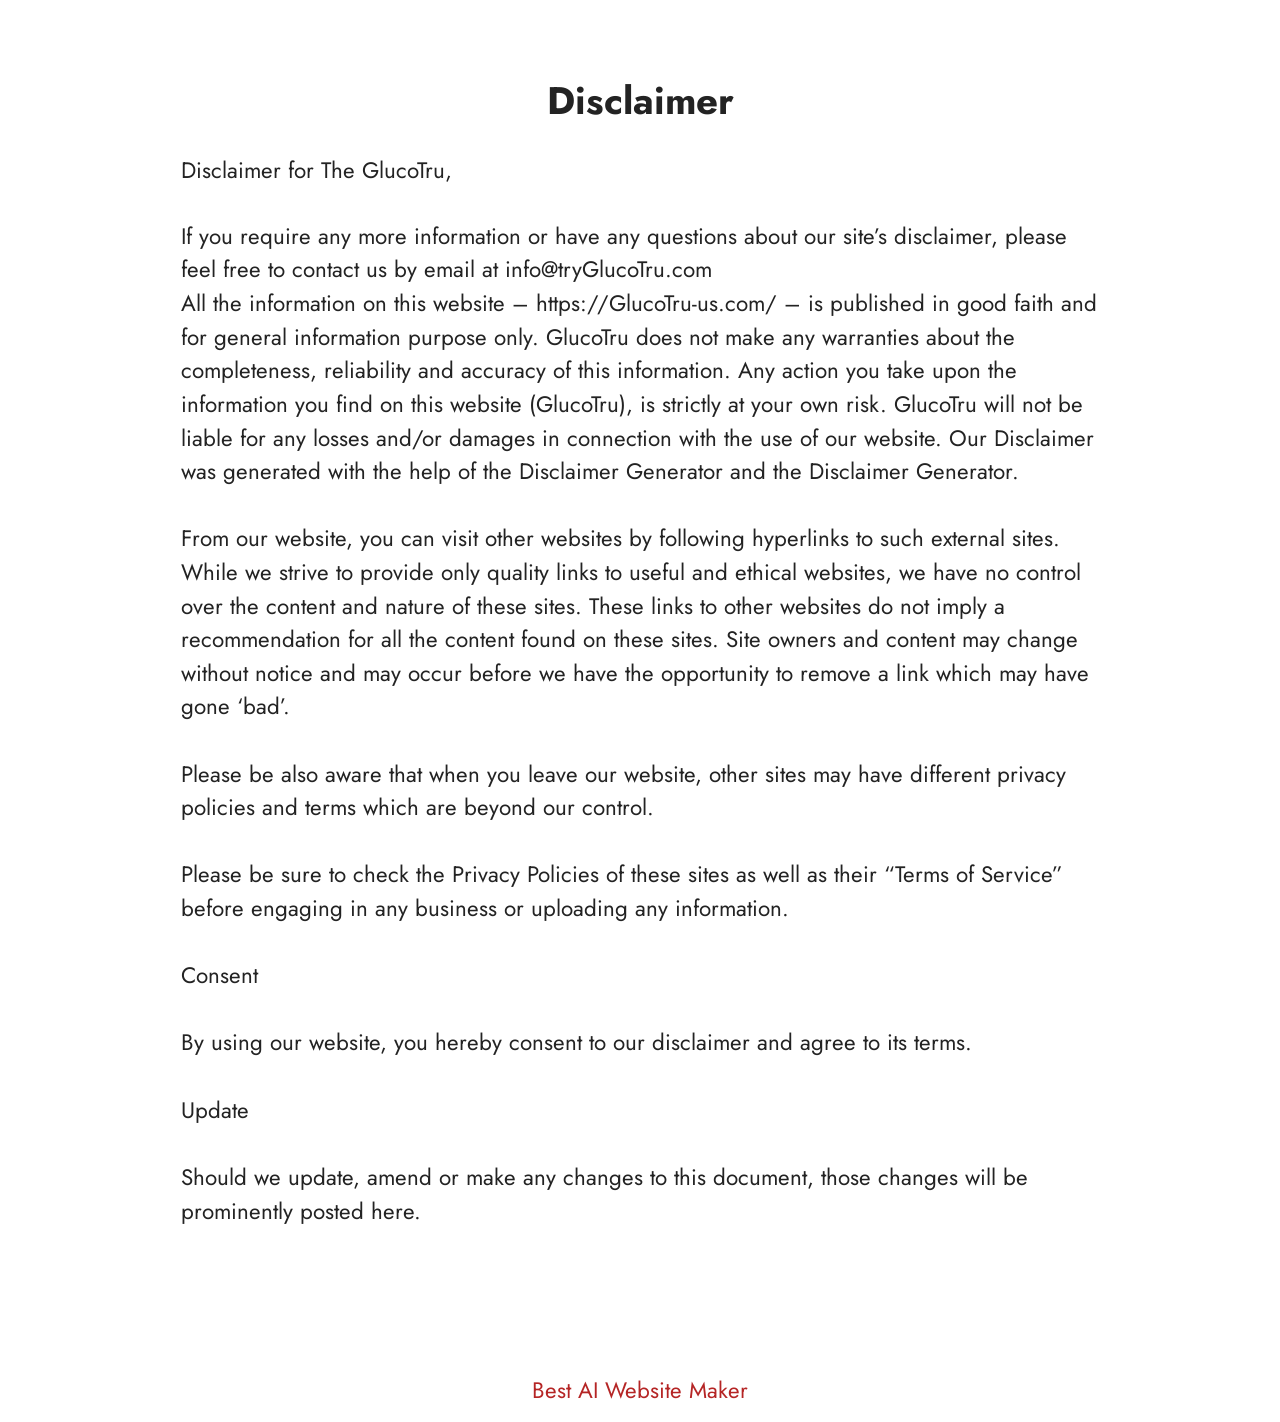
<file: Disclaimer.html>
<!DOCTYPE html>
<html  lang="en">
<head>
  <!-- Site made with Mobirise Website Builder v6.1.12, https://mobirise.com -->
  <meta charset="UTF-8">
  <meta http-equiv="X-UA-Compatible" content="IE=edge">
  <meta name="generator" content="Mobirise v6.1.12, mobirise.com">
  <meta name="twitter:card" content="summary_large_image"/>
  <meta name="twitter:image:src" content="https://www.mind-silence.com/Disclaimer.html">
  <meta property="og:image" content="https://www.mind-silence.com/Disclaimer.html">
  <meta name="twitter:title" content="Disclaimer">
  <meta name="viewport" content="width=device-width, initial-scale=1, minimum-scale=1">
  <link rel="shortcut icon" href="assets/images/pulmo-balance-order-1.webp" type="image/x-icon">
  <meta name="description" content="Disclaimer For MindSilence">
  
  
  <title>Disclaimer</title>
  <link rel="stylesheet" href="assets/bootstrap/css/bootstrap.min.css">
  <link rel="stylesheet" href="assets/theme/css/style.css">
  <link rel="preload" href="https://fonts.googleapis.com/css?family=Jost:100,200,300,400,500,600,700,800,900,100i,200i,300i,400i,500i,600i,700i,800i,900i&display=swap" as="style" onload="this.onload=null;this.rel='stylesheet'">
  <noscript><link rel="stylesheet" href="https://fonts.googleapis.com/css?family=Jost:100,200,300,400,500,600,700,800,900,100i,200i,300i,400i,500i,600i,700i,800i,900i&display=swap"></noscript>
  <link rel="preload" as="style" href="assets/mobirise/css/mbr-additional.css?v=IBA7bZ"><link rel="stylesheet" href="assets/mobirise/css/mbr-additional.css?v=IBA7bZ" type="text/css">

  
  
  
</head>
<body>
  
  <section data-bs-version="5.1" class="content5 cid-tBuMj9hDkk" id="content5-1y">
    
    <div class="container">
        <div class="row justify-content-center">
            <div class="col-md-12 col-lg-10">
                <h3 class="mbr-section-title mbr-fonts-style mb-4 display-2">
                    <strong>Disclaimer</strong>
                </h3>
                <h4 class="mbr-section-subtitle mbr-fonts-style mb-4 display-5">Disclaimer for The GlucoTru,</h4>
                <p class="mbr-text mbr-fonts-style display-7">If you require any more information or have any questions about our site’s disclaimer, please feel free to contact us by email at info@tryGlucoTru.com
<br>All the information on this website – https://GlucoTru-us.com/ – is published in good faith and for general information purpose only. GlucoTru does not make any warranties about the completeness, reliability and accuracy of this information. Any action you take upon the information you find on this website (GlucoTru), is strictly at your own risk. GlucoTru will not be liable for any losses and/or damages in connection with the use of our website. Our Disclaimer was generated with the help of the Disclaimer Generator and the Disclaimer Generator.
<br>
<br>From our website, you can visit other websites by following hyperlinks to such external sites. While we strive to provide only quality links to useful and ethical websites, we have no control over the content and nature of these sites. These links to other websites do not imply a recommendation for all the content found on these sites. Site owners and content may change without notice and may occur before we have the opportunity to remove a link which may have gone ‘bad’.
<br>
<br>Please be also aware that when you leave our website, other sites may have different privacy policies and terms which are beyond our control.
<br>
<br>Please be sure to check the Privacy Policies of these sites as well as their “Terms of Service” before engaging in any business or uploading any information.
<br>
<br>Consent
<br>
<br>By using our website, you hereby consent to our disclaimer and agree to its terms.
<br>
<br>Update
<br>
<br>Should we update, amend or make any changes to this document, those changes will be prominently posted here.<br><br></p>
            </div>
        </div>
    </div>
</section><section class="display-7" style="padding: 0;align-items: center;justify-content: center;flex-wrap: wrap;    align-content: center;display: flex;position: relative;height: 4rem;"><a href="https://mobiri.se/4429519" style="flex: 1 1;height: 4rem;position: absolute;width: 100%;z-index: 1;"><img alt="" style="height: 4rem;" src="[data-uri]"></a><p style="margin: 0;text-align: center;" class="display-7">&#8204;</p><a style="z-index:1" href="https://mobirise.com/builder/ai-website-maker.html">Best AI Website Maker</a></section><script src="assets/bootstrap/js/bootstrap.bundle.min.js"></script>  <script src="assets/smoothscroll/smooth-scroll.js"></script>  <script src="assets/ytplayer/index.js"></script>  <script src="assets/theme/js/script.js"></script>  
  
  
</body>
</html>
</file>
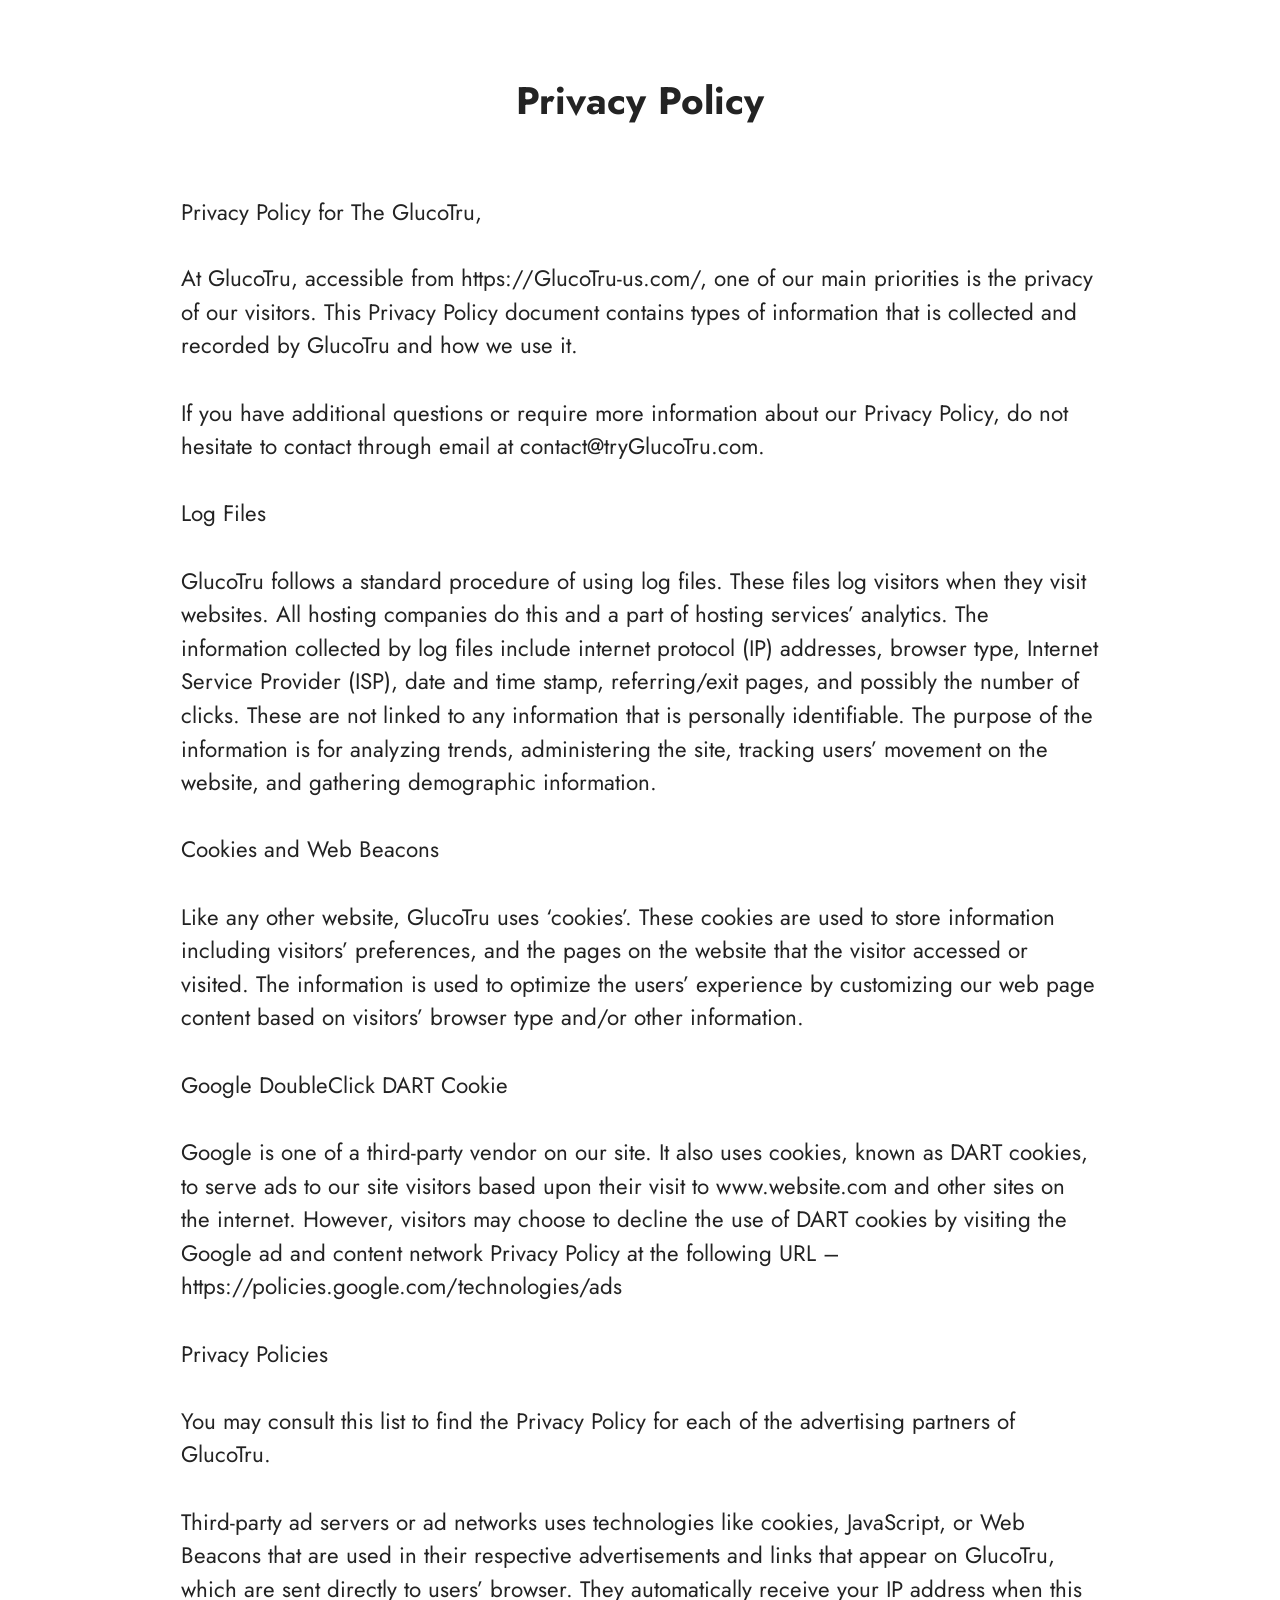
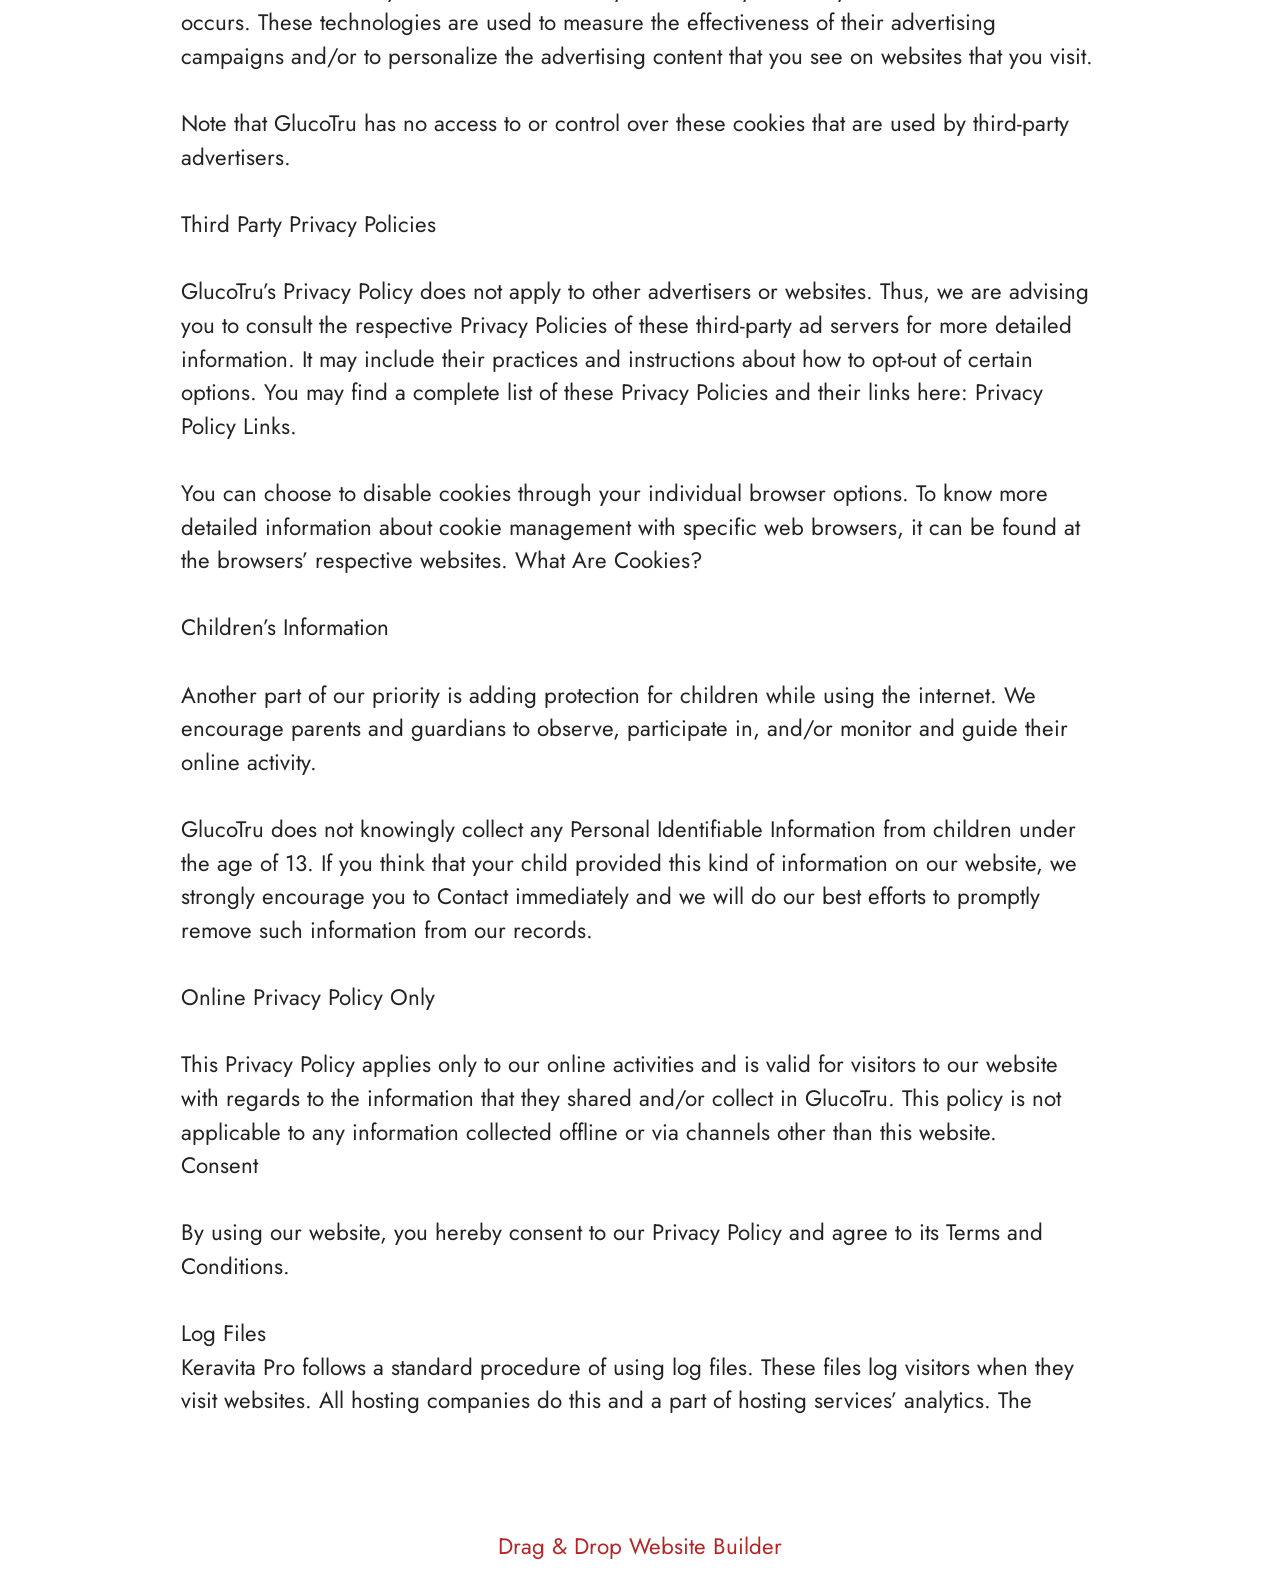
<file: privacy-policy.html>
<!DOCTYPE html>
<html  lang="en">
<head>
  <!-- Site made with Mobirise Website Builder v6.1.12, https://mobirise.com -->
  <meta charset="UTF-8">
  <meta http-equiv="X-UA-Compatible" content="IE=edge">
  <meta name="generator" content="Mobirise v6.1.12, mobirise.com">
  <meta name="twitter:card" content="summary_large_image"/>
  <meta name="twitter:image:src" content="https://getmindsilence.com/byg/privacy.php">
  <meta property="og:image" content="https://getmindsilence.com/byg/privacy.php">
  <meta name="twitter:title" content="Privacy Policy">
  <meta name="viewport" content="width=device-width, initial-scale=1, minimum-scale=1">
  <link rel="shortcut icon" href="assets/images/pulmo-balance-order-1.webp" type="image/x-icon">
  <meta name="description" content="Privacy Policy For MindSilence">
  
  
  <title>Privacy Policy</title>
  <link rel="stylesheet" href="assets/bootstrap/css/bootstrap.min.css">
  <link rel="stylesheet" href="assets/theme/css/style.css">
  <link rel="preload" href="https://fonts.googleapis.com/css?family=Jost:100,200,300,400,500,600,700,800,900,100i,200i,300i,400i,500i,600i,700i,800i,900i&display=swap" as="style" onload="this.onload=null;this.rel='stylesheet'">
  <noscript><link rel="stylesheet" href="https://fonts.googleapis.com/css?family=Jost:100,200,300,400,500,600,700,800,900,100i,200i,300i,400i,500i,600i,700i,800i,900i&display=swap"></noscript>
  <link rel="preload" as="style" href="assets/mobirise/css/mbr-additional.css?v=qZBjPh"><link rel="stylesheet" href="assets/mobirise/css/mbr-additional.css?v=qZBjPh" type="text/css">

  
  
  
</head>
<body>
  
  <section data-bs-version="5.1" class="content5 cid-tBuMPzdHFY" id="content5-1z">
    
    <div class="container">
        <div class="row justify-content-center">
            <div class="col-md-12 col-lg-10">
                <h3 class="mbr-section-title mbr-fonts-style mb-4 display-2"><strong>Privacy Policy
</strong><div><strong><br></strong></div></h3>
                <h4 class="mbr-section-subtitle mbr-fonts-style mb-4 display-5">Privacy Policy for The GlucoTru,</h4>
                <p class="mbr-text mbr-fonts-style display-7">At GlucoTru, accessible from https://GlucoTru-us.com/, one of our main priorities is the privacy of our visitors. This Privacy Policy document contains types of information that is collected and recorded by GlucoTru and how we use it.
<br>
<br>If you have additional questions or require more information about our Privacy Policy, do not hesitate to contact through email at contact@tryGlucoTru.com.
<br>
<br>Log Files
<br>
<br>GlucoTru follows a standard procedure of using log files. These files log visitors when they visit websites. All hosting companies do this and a part of hosting services’ analytics. The information collected by log files include internet protocol (IP) addresses, browser type, Internet Service Provider (ISP), date and time stamp, referring/exit pages, and possibly the number of clicks. These are not linked to any information that is personally identifiable. The purpose of the information is for analyzing trends, administering the site, tracking users’ movement on the website, and gathering demographic information.
<br>
<br>Cookies and Web Beacons
<br>
<br>Like any other website, GlucoTru uses ‘cookies’. These cookies are used to store information including visitors’ preferences, and the pages on the website that the visitor accessed or visited. The information is used to optimize the users’ experience by customizing our web page content based on visitors’ browser type and/or other information.
<br>
<br>Google DoubleClick DART Cookie
<br>
<br>Google is one of a third-party vendor on our site. It also uses cookies, known as DART cookies, to serve ads to our site visitors based upon their visit to www.website.com and other sites on the internet. However, visitors may choose to decline the use of DART cookies by visiting the Google ad and content network Privacy Policy at the following URL – https://policies.google.com/technologies/ads
<br>
<br>Privacy Policies
<br>
<br>You may consult this list to find the Privacy Policy for each of the advertising partners of GlucoTru.
<br>
<br>Third-party ad servers or ad networks uses technologies like cookies, JavaScript, or Web Beacons that are used in their respective advertisements and links that appear on GlucoTru, which are sent directly to users’ browser. They automatically receive your IP address when this occurs. These technologies are used to measure the effectiveness of their advertising campaigns and/or to personalize the advertising content that you see on websites that you visit.
<br>
<br>Note that GlucoTru has no access to or control over these cookies that are used by third-party advertisers.
<br>
<br>Third Party Privacy Policies
<br>
<br>GlucoTru’s Privacy Policy does not apply to other advertisers or websites. Thus, we are advising you to consult the respective Privacy Policies of these third-party ad servers for more detailed information. It may include their practices and instructions about how to opt-out of certain options. You may find a complete list of these Privacy Policies and their links here: Privacy Policy Links.
<br>
<br>You can choose to disable cookies through your individual browser options. To know more detailed information about cookie management with specific web browsers, it can be found at the browsers’ respective websites. What Are Cookies?
<br>
<br>Children’s Information
<br>
<br>Another part of our priority is adding protection for children while using the internet. We encourage parents and guardians to observe, participate in, and/or monitor and guide their online activity.
<br>
<br>GlucoTru does not knowingly collect any Personal Identifiable Information from children under the age of 13. If you think that your child provided this kind of information on our website, we strongly encourage you to Contact immediately and we will do our best efforts to promptly remove such information from our records.
<br>
<br>Online Privacy Policy Only
<br>
<br>This Privacy Policy applies only to our online activities and is valid for visitors to our website with regards to the information that they shared and/or collect in GlucoTru. This policy is not applicable to any information collected offline or via channels other than this website.
<br>Consent
<br>
<br>By using our website, you hereby consent to our Privacy Policy and agree to its Terms and Conditions.<br>
<br>Log Files
<br>Keravita Pro follows a standard procedure of using log files. These files log visitors when they visit websites. All hosting companies do this and a part of hosting services’ analytics. The&nbsp;</p>
            </div>
        </div>
    </div>
</section><section class="display-7" style="padding: 0;align-items: center;justify-content: center;flex-wrap: wrap;    align-content: center;display: flex;position: relative;height: 4rem;"><a href="https://mobiri.se/4429519" style="flex: 1 1;height: 4rem;position: absolute;width: 100%;z-index: 1;"><img alt="" style="height: 4rem;" src="[data-uri]"></a><p style="margin: 0;text-align: center;" class="display-7">&#8204;</p><a style="z-index:1" href="https://mobirise.com/drag-drop-website-builder.html">Drag & Drop Website Builder</a></section><script src="assets/bootstrap/js/bootstrap.bundle.min.js"></script>  <script src="assets/smoothscroll/smooth-scroll.js"></script>  <script src="assets/ytplayer/index.js"></script>  <script src="assets/theme/js/script.js"></script>  
  
  
</body>
</html>
</file>
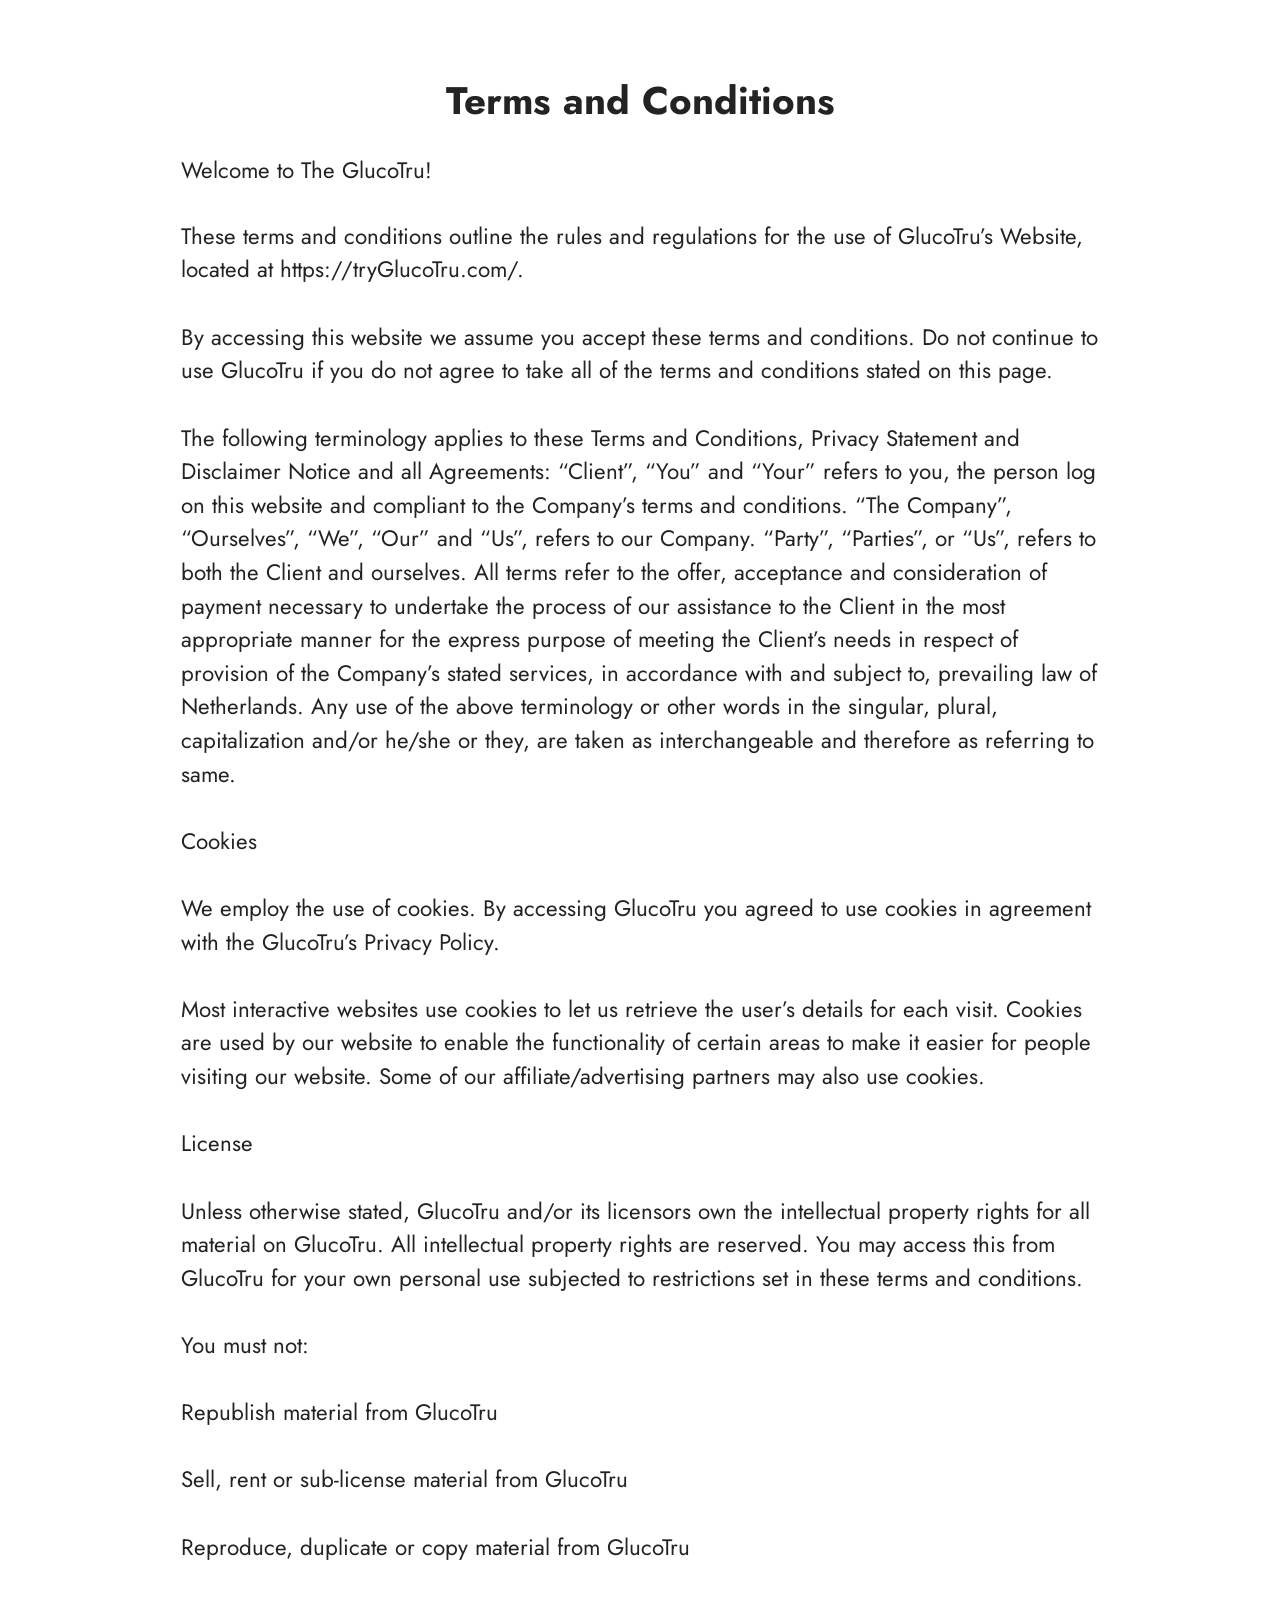
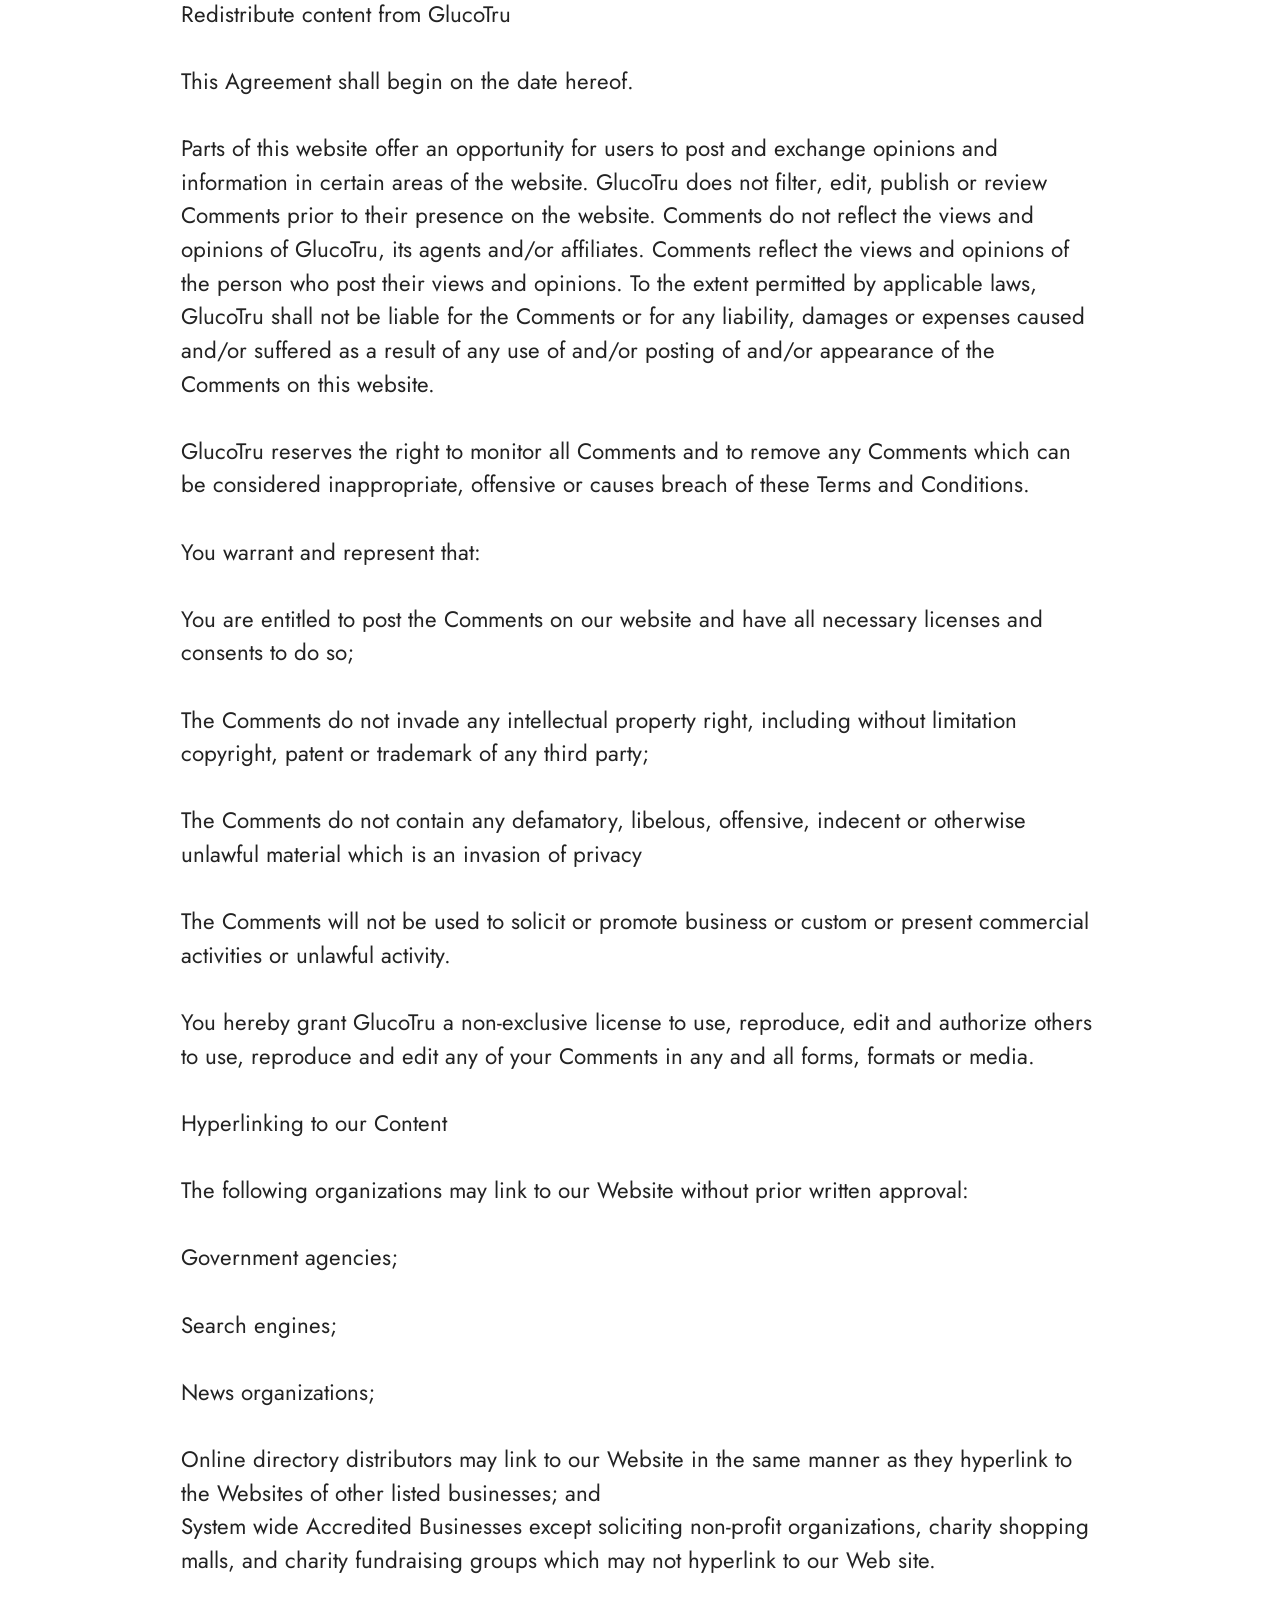
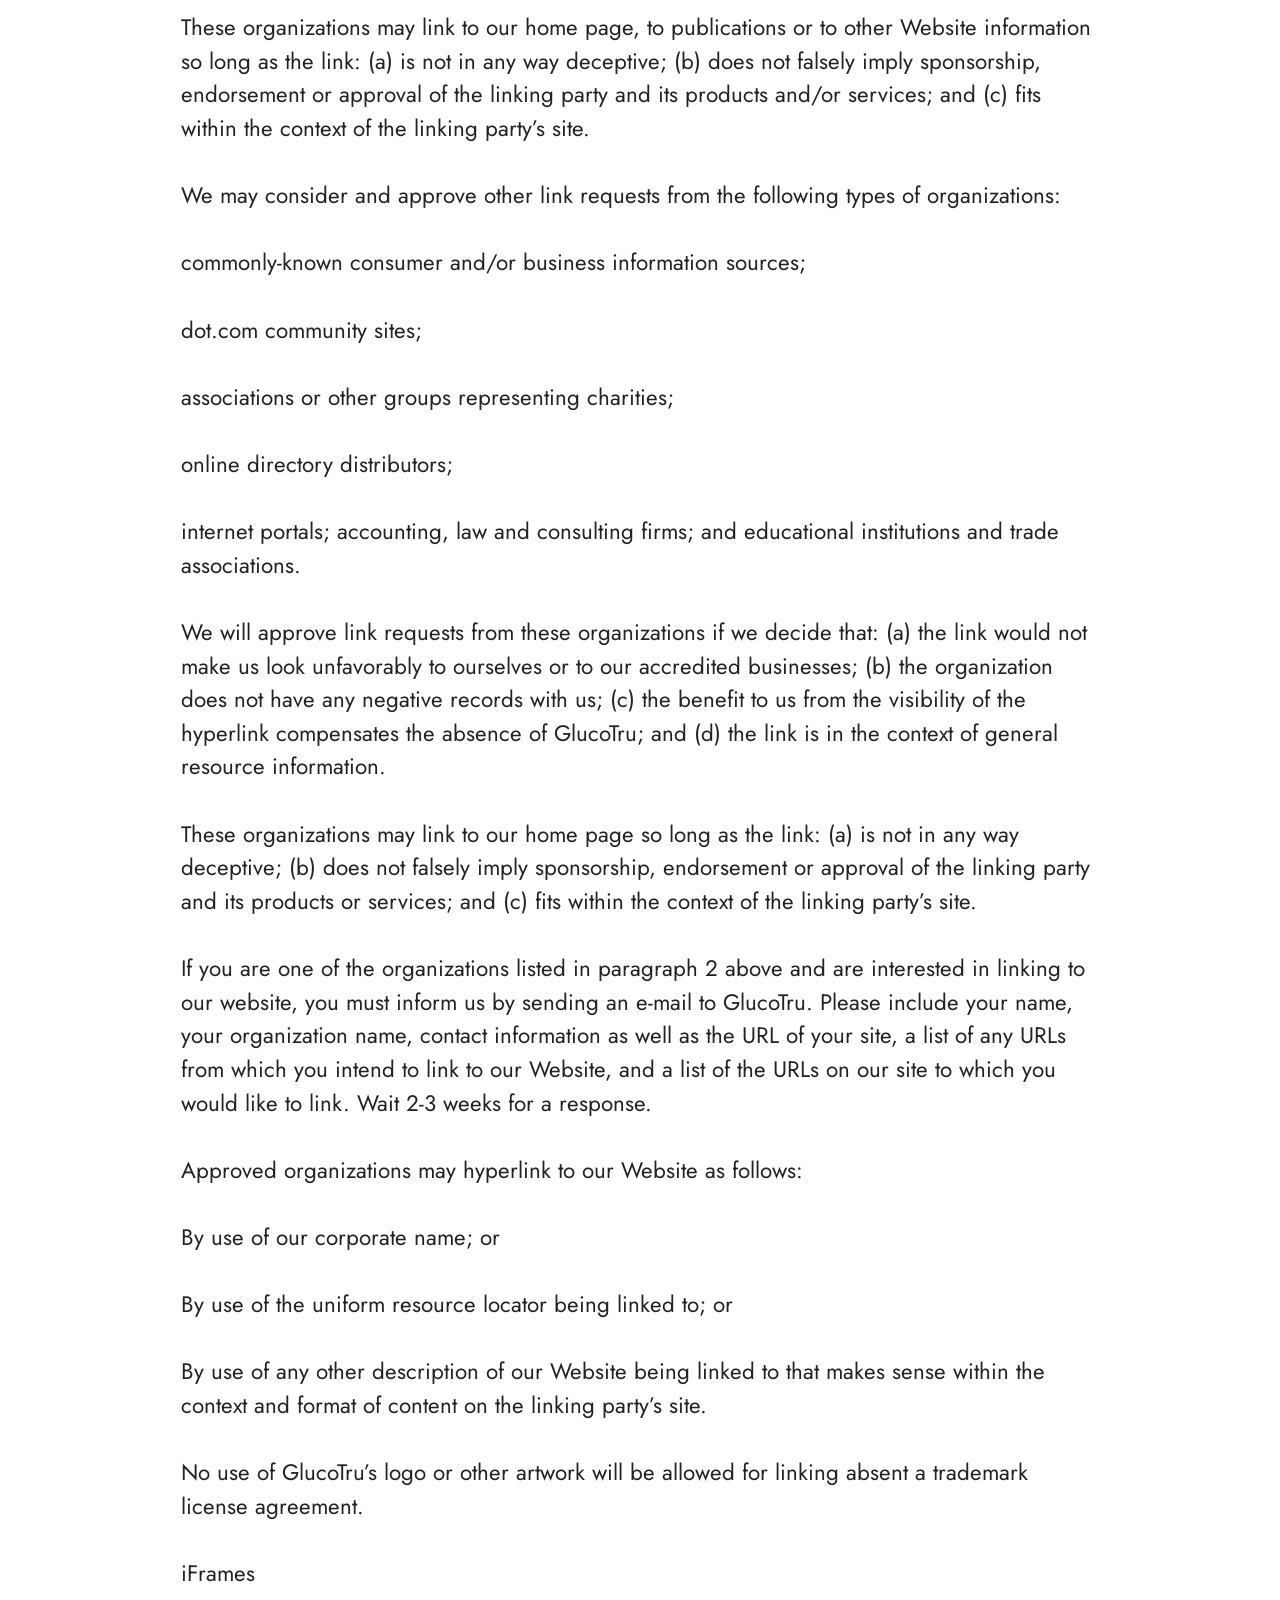
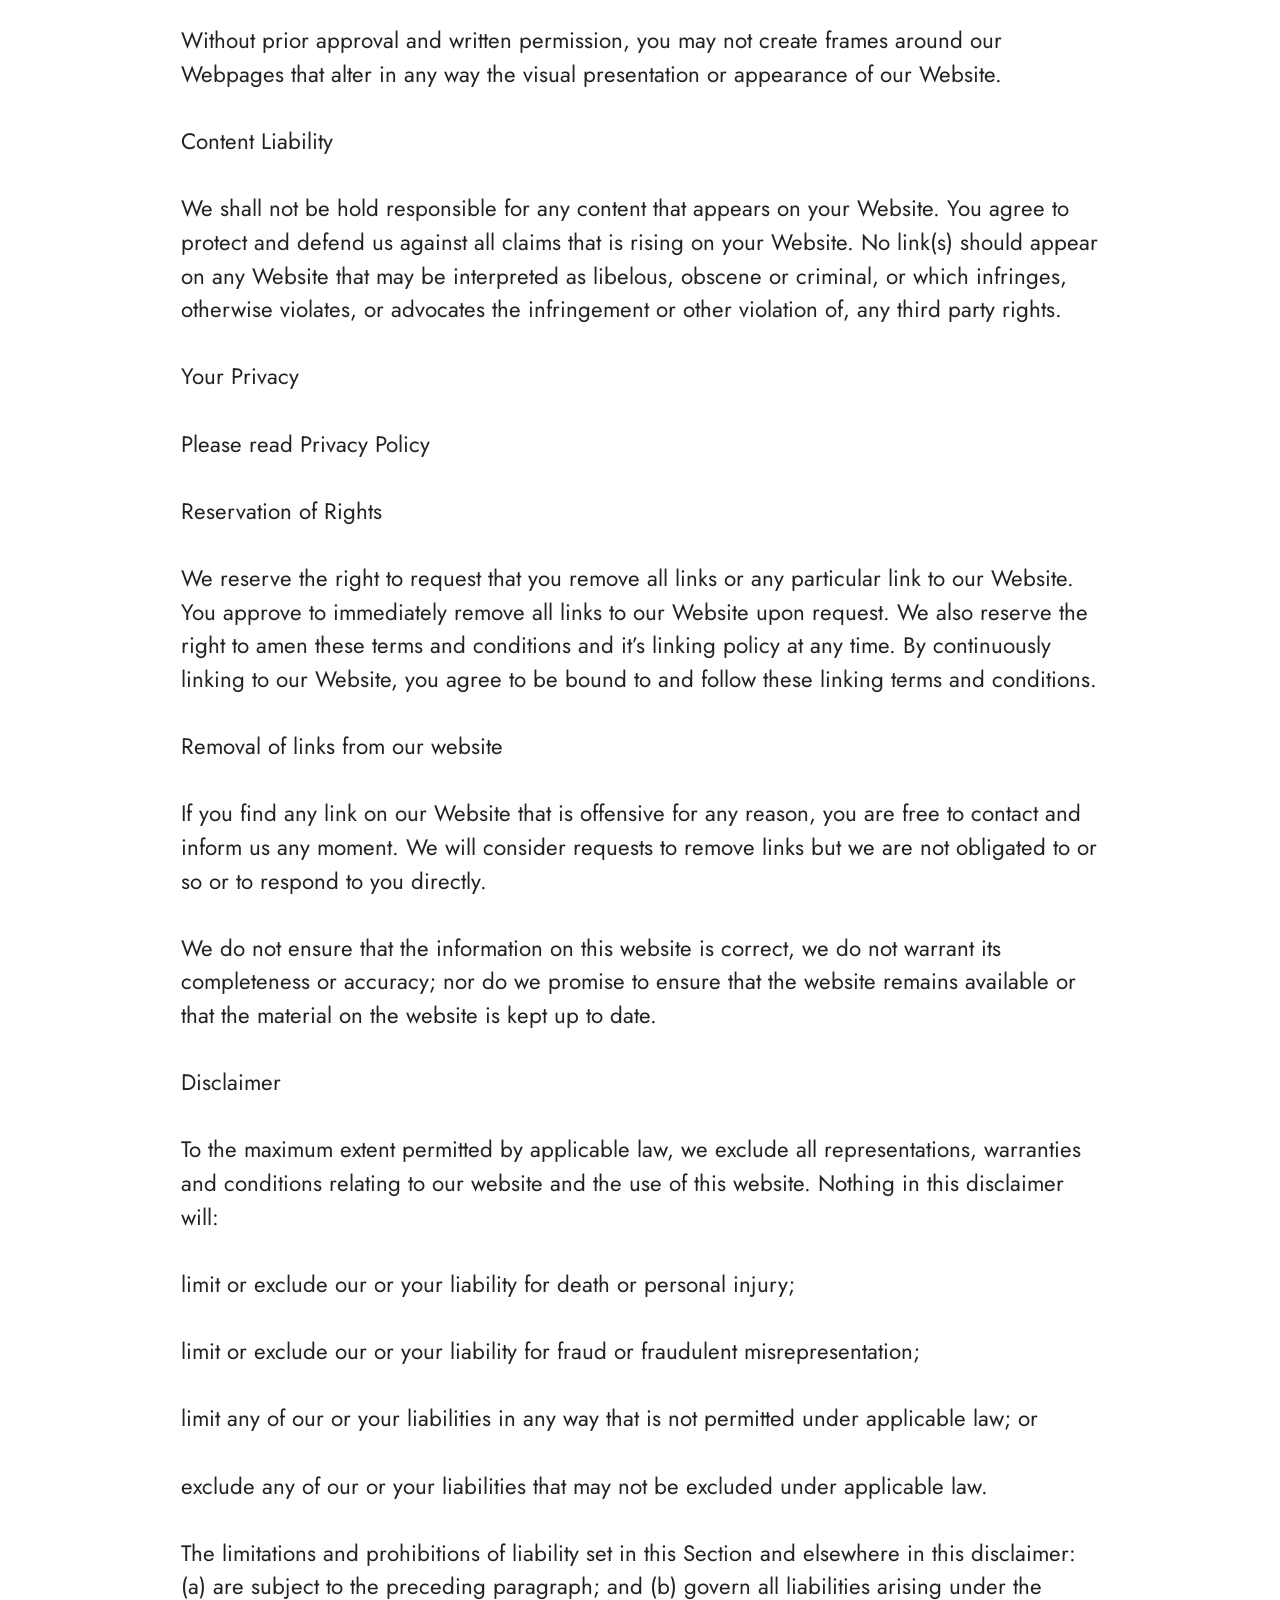
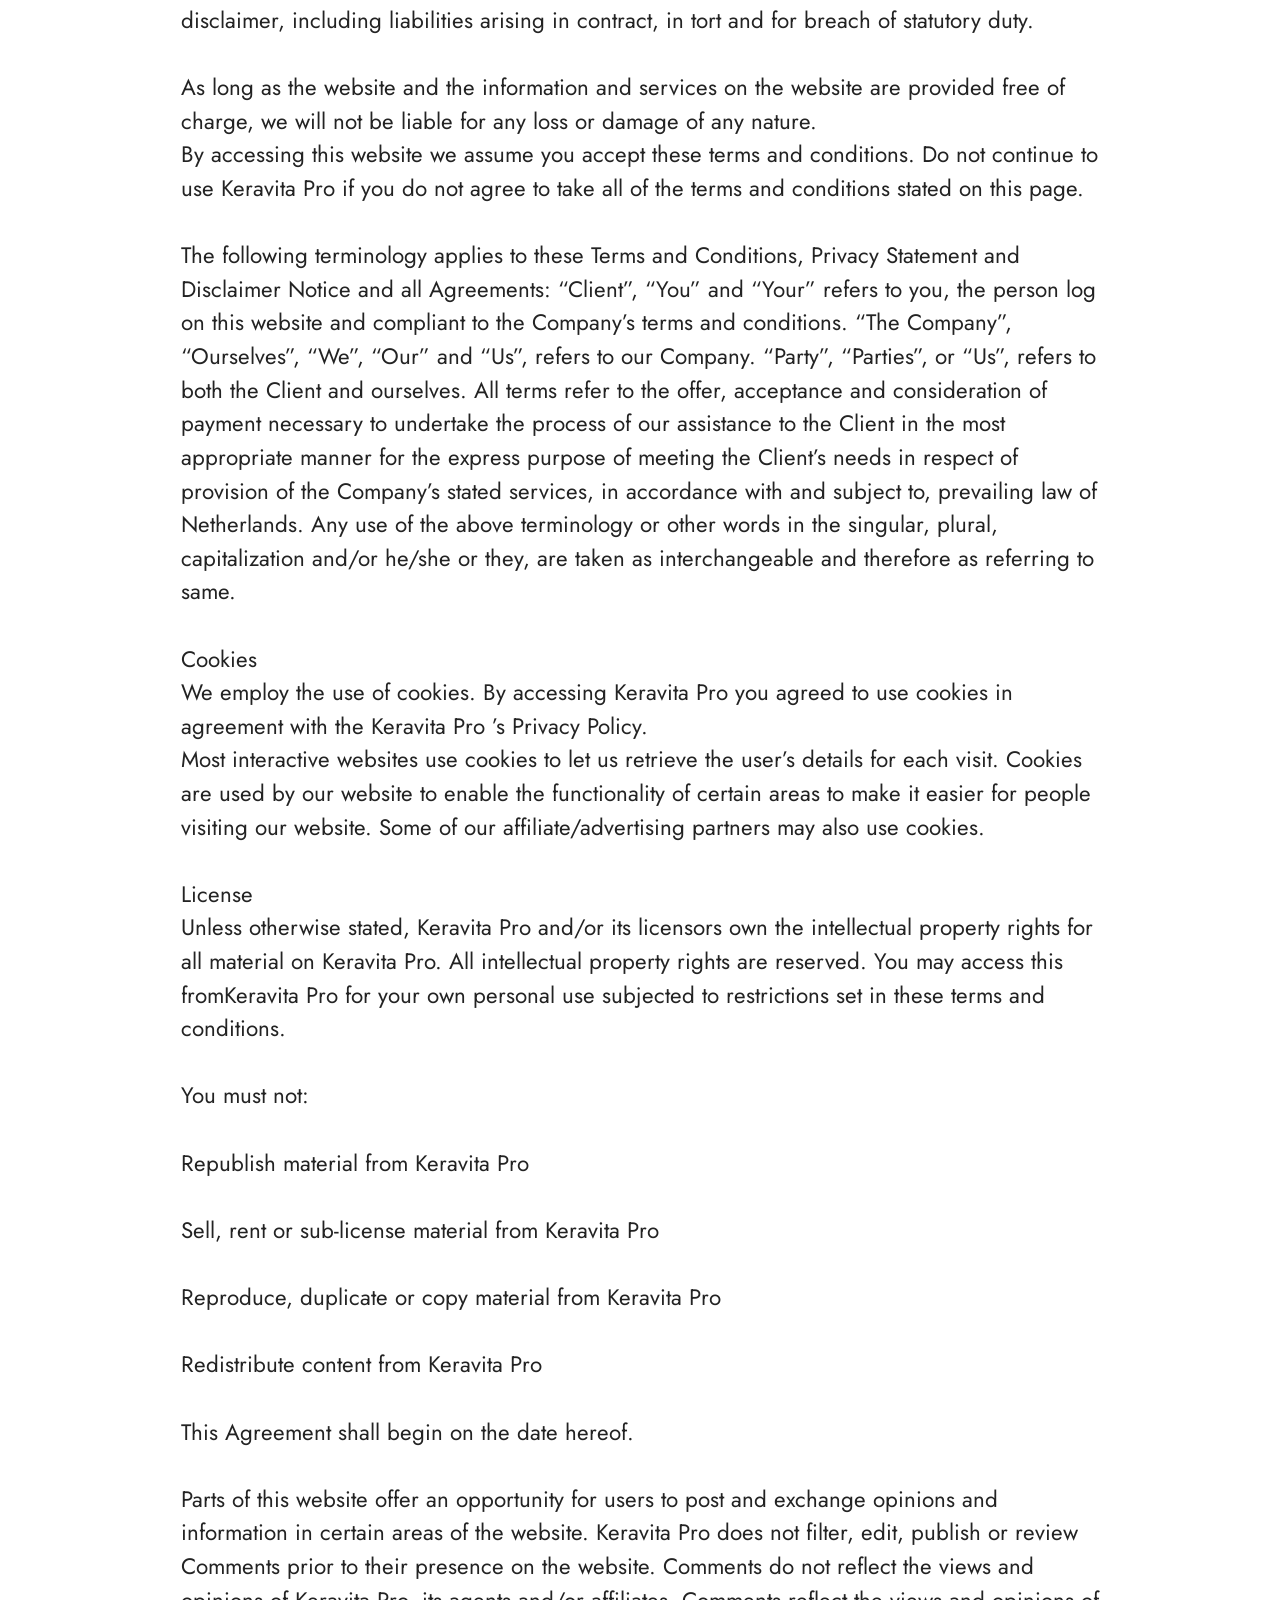
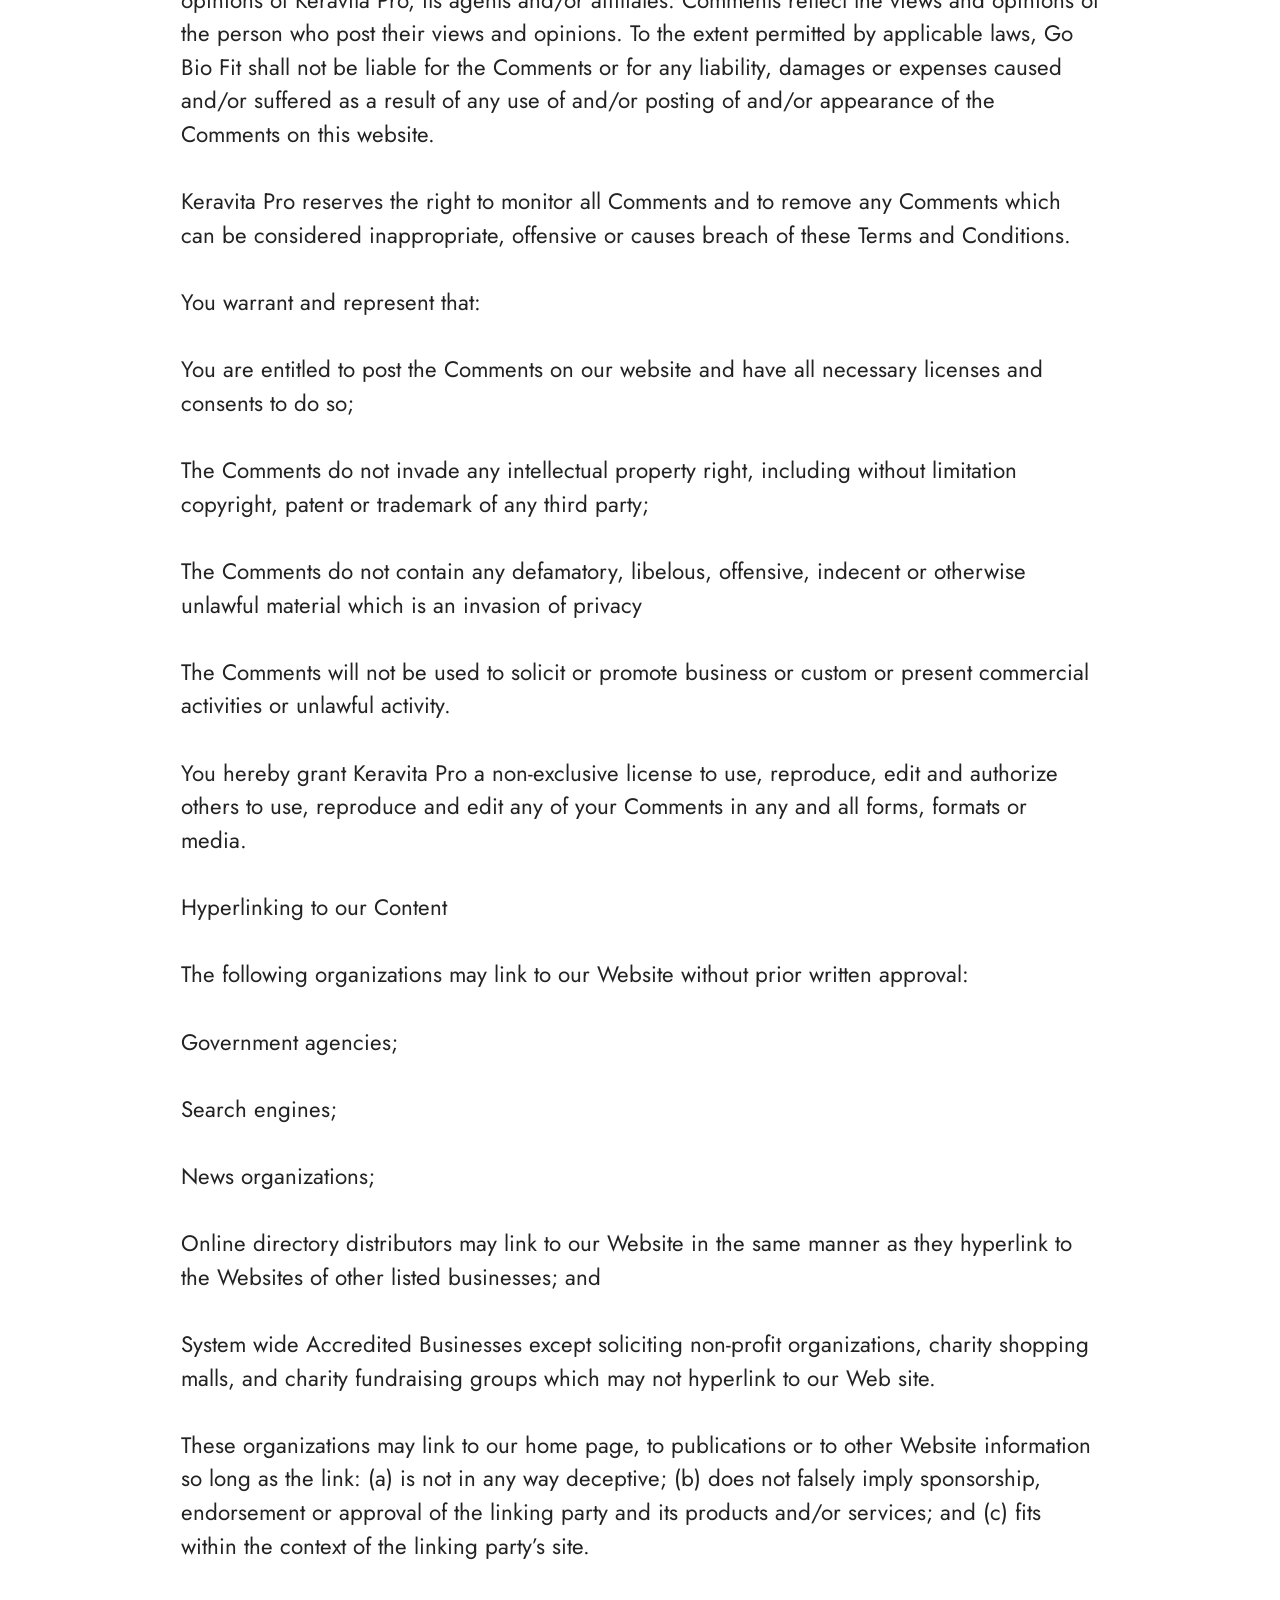
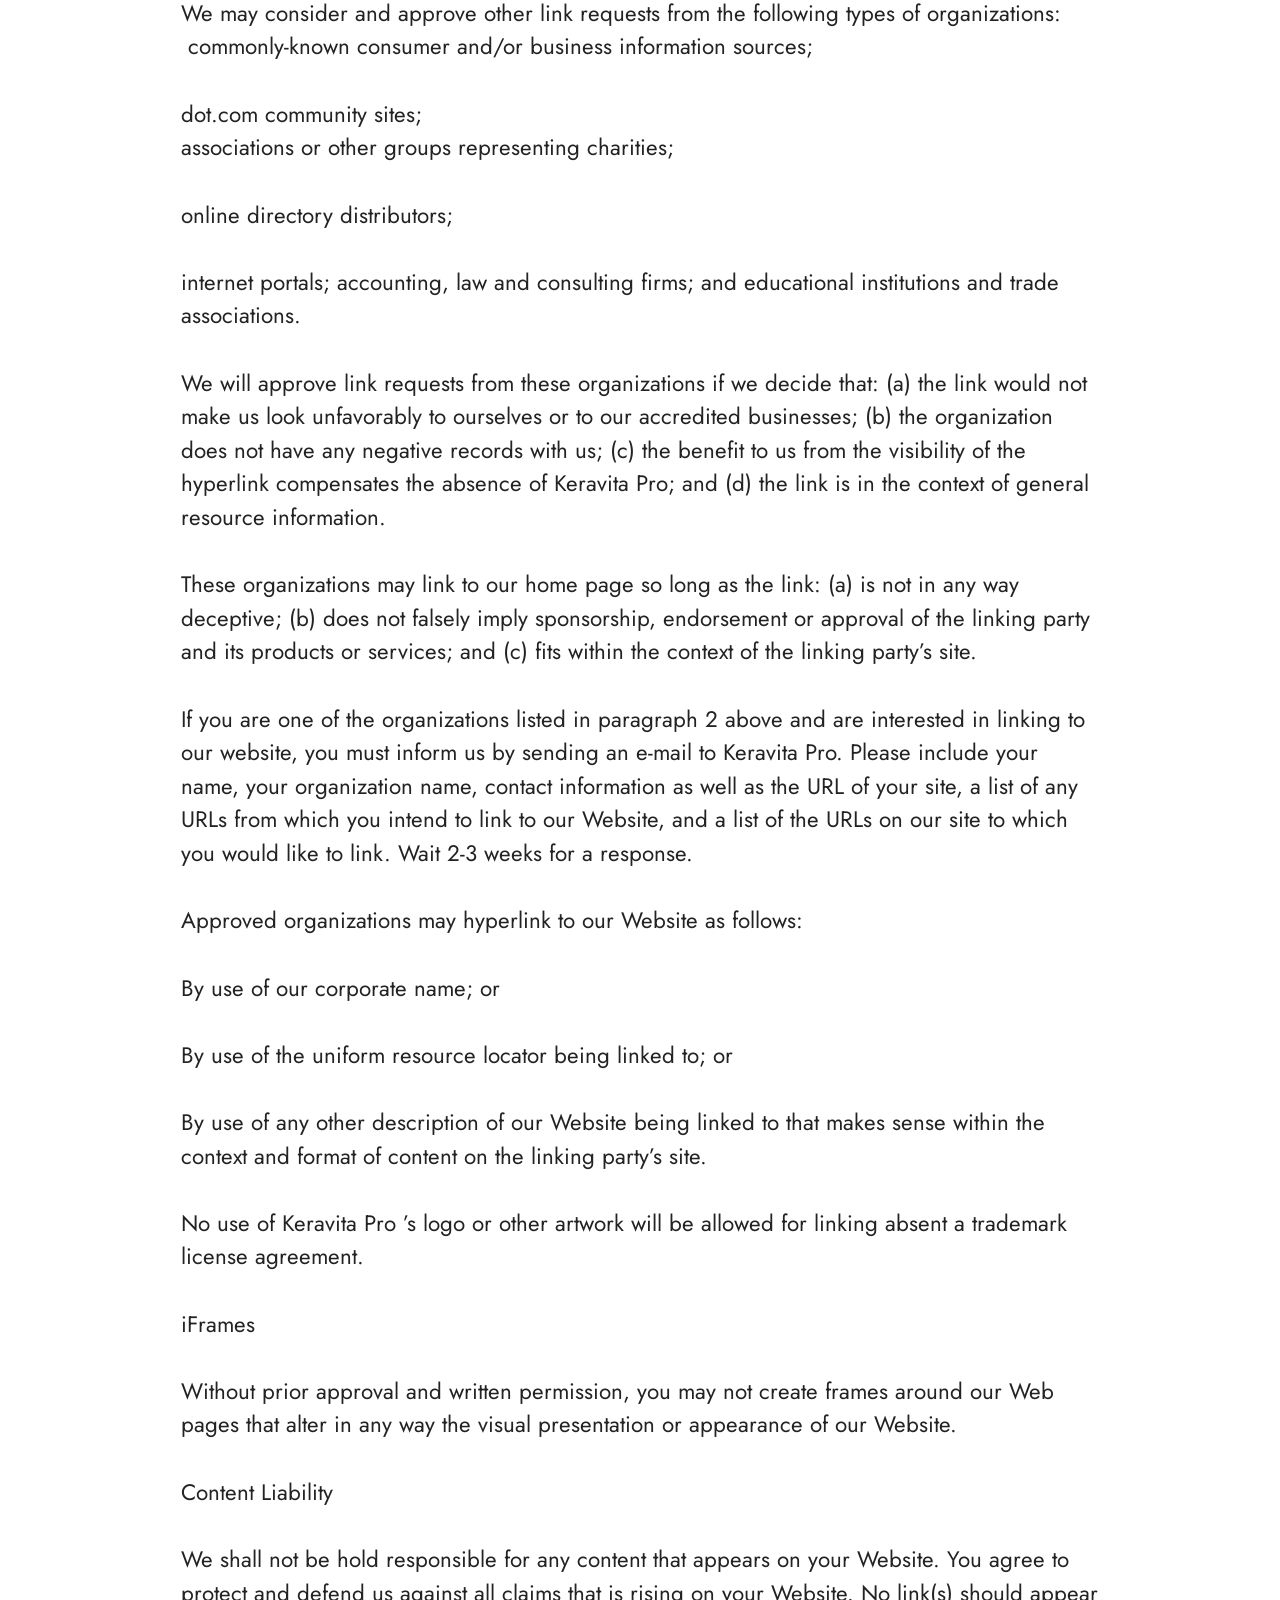
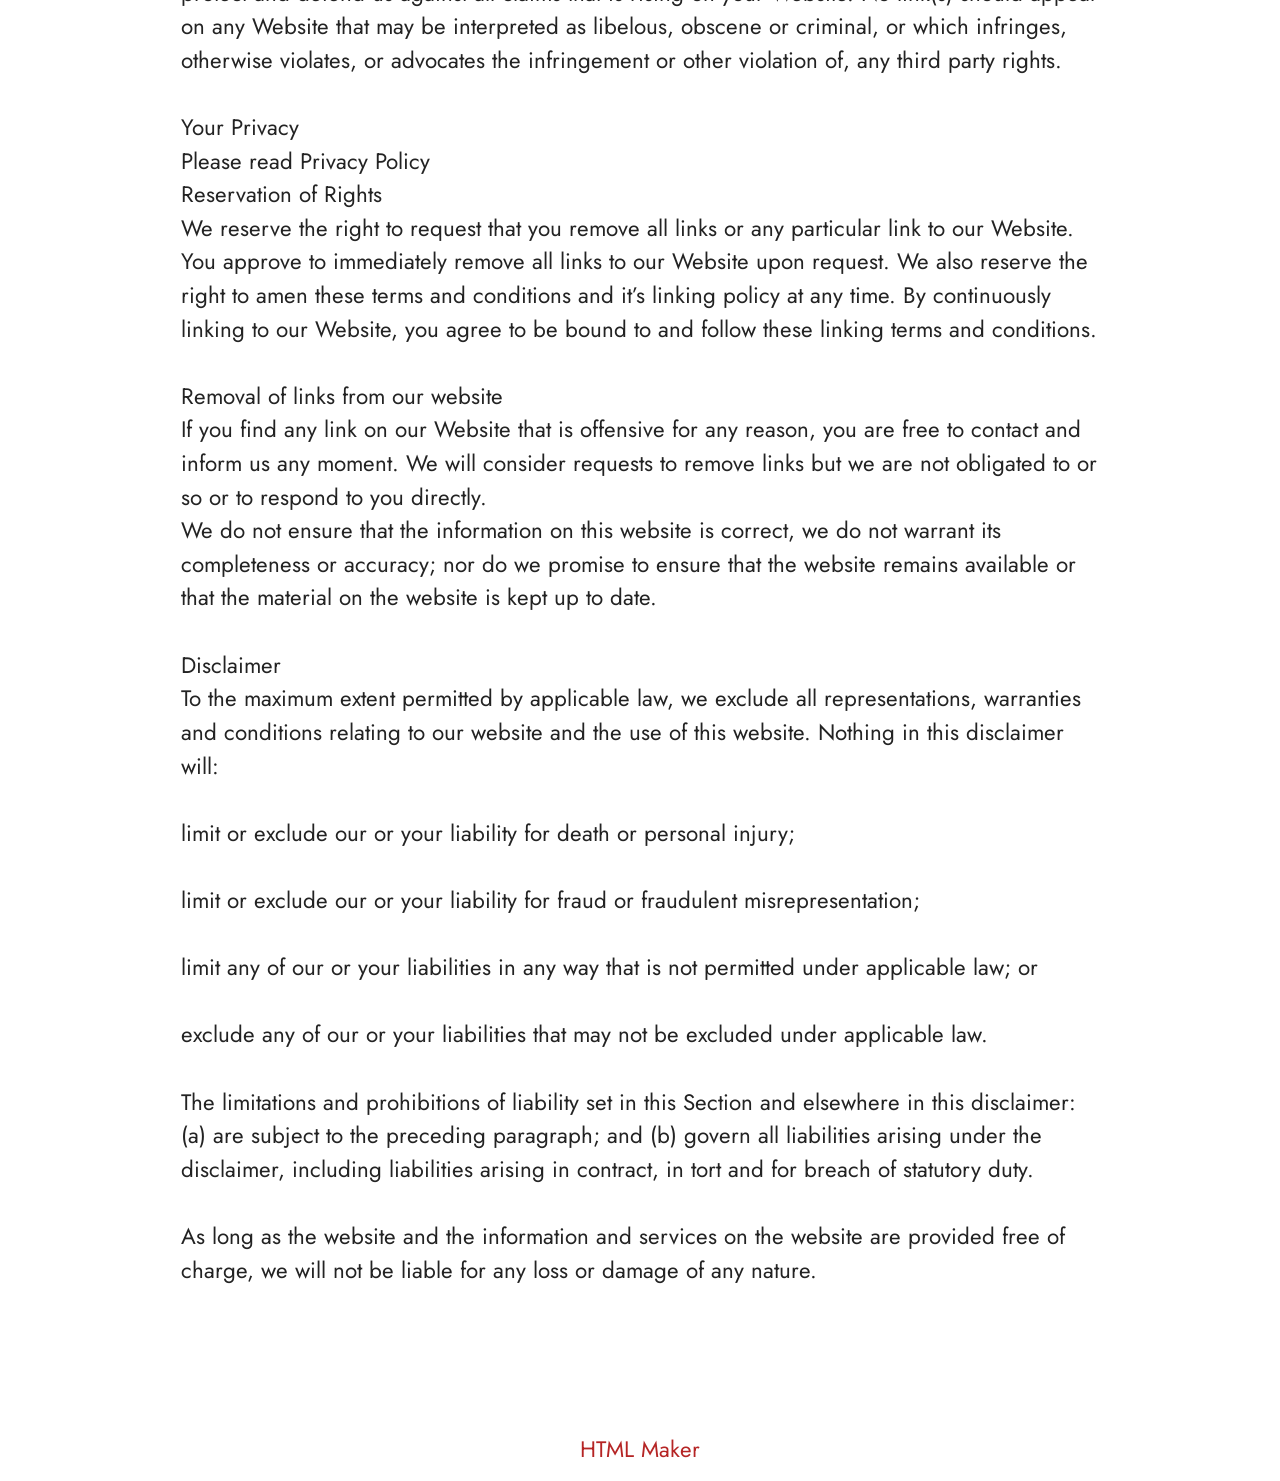
<file: Terms.html>
<!DOCTYPE html>
<html  lang="en">
<head>
  <!-- Site made with Mobirise Website Builder v6.1.12, https://mobirise.com -->
  <meta charset="UTF-8">
  <meta http-equiv="X-UA-Compatible" content="IE=edge">
  <meta name="generator" content="Mobirise v6.1.12, mobirise.com">
  <meta name="twitter:card" content="summary_large_image"/>
  <meta name="twitter:image:src" content="https://getmindsilence.com/byg/terms.php">
  <meta property="og:image" content="https://getmindsilence.com/byg/terms.php">
  <meta name="twitter:title" content="Terms">
  <meta name="viewport" content="width=device-width, initial-scale=1, minimum-scale=1">
  <link rel="shortcut icon" href="assets/images/pulmo-balance-order-1.webp" type="image/x-icon">
  <meta name="description" content="Terms For MindSilence">
  
  
  <title>Terms</title>
  <link rel="stylesheet" href="assets/bootstrap/css/bootstrap.min.css">
  <link rel="stylesheet" href="assets/theme/css/style.css">
  <link rel="preload" href="https://fonts.googleapis.com/css?family=Jost:100,200,300,400,500,600,700,800,900,100i,200i,300i,400i,500i,600i,700i,800i,900i&display=swap" as="style" onload="this.onload=null;this.rel='stylesheet'">
  <noscript><link rel="stylesheet" href="https://fonts.googleapis.com/css?family=Jost:100,200,300,400,500,600,700,800,900,100i,200i,300i,400i,500i,600i,700i,800i,900i&display=swap"></noscript>
  <link rel="preload" as="style" href="assets/mobirise/css/mbr-additional.css?v=Sja4EY"><link rel="stylesheet" href="assets/mobirise/css/mbr-additional.css?v=Sja4EY" type="text/css">

  
  
  
</head>
<body>
  
  <section data-bs-version="5.1" class="content5 cid-tBuOj1XZ1f" id="content5-20">
    
    <div class="container">
        <div class="row justify-content-center">
            <div class="col-md-12 col-lg-10">
                <h3 class="mbr-section-title mbr-fonts-style mb-4 display-2"><strong>Terms and Conditions</strong></h3>
                <h4 class="mbr-section-subtitle mbr-fonts-style mb-4 display-5">Welcome to The GlucoTru!</h4>
                <p class="mbr-text mbr-fonts-style display-7">These terms and conditions outline the rules and regulations for the use of GlucoTru’s Website, located at https://tryGlucoTru.com/.
<br>
<br>By accessing this website we assume you accept these terms and conditions. Do not continue to use GlucoTru if you do not agree to take all of the terms and conditions stated on this page.
<br>
<br>The following terminology applies to these Terms and Conditions, Privacy Statement and Disclaimer Notice and all Agreements: “Client”, “You” and “Your” refers to you, the person log on this website and compliant to the Company’s terms and conditions. “The Company”, “Ourselves”, “We”, “Our” and “Us”, refers to our Company. “Party”, “Parties”, or “Us”, refers to both the Client and ourselves. All terms refer to the offer, acceptance and consideration of payment necessary to undertake the process of our assistance to the Client in the most appropriate manner for the express purpose of meeting the Client’s needs in respect of provision of the Company’s stated services, in accordance with and subject to, prevailing law of Netherlands. Any use of the above terminology or other words in the singular, plural, capitalization and/or he/she or they, are taken as interchangeable and therefore as referring to same.
<br>
<br>Cookies
<br>
<br>We employ the use of cookies. By accessing GlucoTru you agreed to use cookies in agreement with the GlucoTru’s Privacy Policy.
<br>
<br>Most interactive websites use cookies to let us retrieve the user’s details for each visit. Cookies are used by our website to enable the functionality of certain areas to make it easier for people visiting our website. Some of our affiliate/advertising partners may also use cookies.
<br>
<br>License
<br>
<br>Unless otherwise stated, GlucoTru and/or its licensors own the intellectual property rights for all material on GlucoTru. All intellectual property rights are reserved. You may access this from GlucoTru for your own personal use subjected to restrictions set in these terms and conditions.
<br>
<br>You must not:
<br>
<br>Republish material from GlucoTru
<br>
<br>Sell, rent or sub-license material from GlucoTru
<br>
<br>Reproduce, duplicate or copy material from GlucoTru
<br>
<br>Redistribute content from GlucoTru
<br>
<br>This Agreement shall begin on the date hereof.
<br>
<br>Parts of this website offer an opportunity for users to post and exchange opinions and information in certain areas of the website. GlucoTru does not filter, edit, publish or review Comments prior to their presence on the website. Comments do not reflect the views and opinions of GlucoTru, its agents and/or affiliates. Comments reflect the views and opinions of the person who post their views and opinions. To the extent permitted by applicable laws, GlucoTru shall not be liable for the Comments or for any liability, damages or expenses caused and/or suffered as a result of any use of and/or posting of and/or appearance of the Comments on this website.
<br>
<br>GlucoTru reserves the right to monitor all Comments and to remove any Comments which can be considered inappropriate, offensive or causes breach of these Terms and Conditions.
<br>
<br>You warrant and represent that:
<br>
<br>You are entitled to post the Comments on our website and have all necessary licenses and consents to do so;
<br>
<br>The Comments do not invade any intellectual property right, including without limitation copyright, patent or trademark of any third party;
<br>
<br>The Comments do not contain any defamatory, libelous, offensive, indecent or otherwise unlawful material which is an invasion of privacy
<br>
<br>The Comments will not be used to solicit or promote business or custom or present commercial activities or unlawful activity.
<br>
<br>You hereby grant GlucoTru a non-exclusive license to use, reproduce, edit and authorize others to use, reproduce and edit any of your Comments in any and all forms, formats or media.
<br>
<br>Hyperlinking to our Content
<br>
<br>The following organizations may link to our Website without prior written approval:
<br>
<br>Government agencies;
<br>
<br>Search engines;
<br>
<br>News organizations;
<br>
<br>Online directory distributors may link to our Website in the same manner as they hyperlink to the Websites of other listed businesses; and
<br>System wide Accredited Businesses except soliciting non-profit organizations, charity shopping malls, and charity fundraising groups which may not hyperlink to our Web site.
<br>
<br>These organizations may link to our home page, to publications or to other Website information so long as the link: (a) is not in any way deceptive; (b) does not falsely imply sponsorship, endorsement or approval of the linking party and its products and/or services; and (c) fits within the context of the linking party’s site.
<br>
<br>We may consider and approve other link requests from the following types of organizations:
<br>
<br>commonly-known consumer and/or business information sources;
<br>
<br>dot.com community sites;
<br>
<br>associations or other groups representing charities;
<br>
<br>online directory distributors;
<br>
<br>internet portals; accounting, law and consulting firms; and educational institutions and trade associations.
<br>
<br>We will approve link requests from these organizations if we decide that: (a) the link would not make us look unfavorably to ourselves or to our accredited businesses; (b) the organization does not have any negative records with us; (c) the benefit to us from the visibility of the hyperlink compensates the absence of GlucoTru; and (d) the link is in the context of general resource information.
<br>
<br>These organizations may link to our home page so long as the link: (a) is not in any way deceptive; (b) does not falsely imply sponsorship, endorsement or approval of the linking party and its products or services; and (c) fits within the context of the linking party’s site.
<br>
<br>If you are one of the organizations listed in paragraph 2 above and are interested in linking to our website, you must inform us by sending an e-mail to GlucoTru. Please include your name, your organization name, contact information as well as the URL of your site, a list of any URLs from which you intend to link to our Website, and a list of the URLs on our site to which you would like to link. Wait 2-3 weeks for a response.
<br>
<br>Approved organizations may hyperlink to our Website as follows:
<br>
<br>By use of our corporate name; or
<br>
<br>By use of the uniform resource locator being linked to; or
<br>
<br>By use of any other description of our Website being linked to that makes sense within the context and format of content on the linking party’s site.
<br>
<br>No use of GlucoTru’s logo or other artwork will be allowed for linking absent a trademark license agreement.
<br>
<br>iFrames
<br>
<br>Without prior approval and written permission, you may not create frames around our Webpages that alter in any way the visual presentation or appearance of our Website.
<br>
<br>Content Liability
<br>
<br>We shall not be hold responsible for any content that appears on your Website. You agree to protect and defend us against all claims that is rising on your Website. No link(s) should appear on any Website that may be interpreted as libelous, obscene or criminal, or which infringes, otherwise violates, or advocates the infringement or other violation of, any third party rights.
<br>
<br>Your Privacy
<br>
<br>Please read Privacy Policy
<br>
<br>Reservation of Rights
<br>
<br>We reserve the right to request that you remove all links or any particular link to our Website. You approve to immediately remove all links to our Website upon request. We also reserve the right to amen these terms and conditions and it’s linking policy at any time. By continuously linking to our Website, you agree to be bound to and follow these linking terms and conditions.
<br>
<br>Removal of links from our website
<br>
<br>If you find any link on our Website that is offensive for any reason, you are free to contact and inform us any moment. We will consider requests to remove links but we are not obligated to or so or to respond to you directly.
<br>
<br>We do not ensure that the information on this website is correct, we do not warrant its completeness or accuracy; nor do we promise to ensure that the website remains available or that the material on the website is kept up to date.
<br>
<br>Disclaimer
<br>
<br>To the maximum extent permitted by applicable law, we exclude all representations, warranties and conditions relating to our website and the use of this website. Nothing in this disclaimer will:
<br>
<br>limit or exclude our or your liability for death or personal injury;
<br>
<br>limit or exclude our or your liability for fraud or fraudulent misrepresentation;
<br>
<br>limit any of our or your liabilities in any way that is not permitted under applicable law; or
<br>
<br>exclude any of our or your liabilities that may not be excluded under applicable law.
<br>
<br>The limitations and prohibitions of liability set in this Section and elsewhere in this disclaimer: (a) are subject to the preceding paragraph; and (b) govern all liabilities arising under the disclaimer, including liabilities arising in contract, in tort and for breach of statutory duty.
<br>
<br>As long as the website and the information and services on the website are provided free of charge, we will not be liable for any loss or damage of any nature.<br>By accessing this website we assume you accept these terms and conditions. Do not continue to use Keravita Pro if you do not agree to take all of the terms and conditions stated on this page.
<br><br>The following terminology applies to these Terms and Conditions, Privacy Statement and Disclaimer Notice and all Agreements: “Client”, “You” and “Your” refers to you, the person log on this website and compliant to the Company’s terms and conditions. “The Company”, “Ourselves”, “We”, “Our” and “Us”, refers to our Company. “Party”, “Parties”, or “Us”, refers to both the Client and ourselves. All terms refer to the offer, acceptance and consideration of payment necessary to undertake the process of our assistance to the Client in the most appropriate manner for the express purpose of meeting the Client’s needs in respect of provision of the Company’s stated services, in accordance with and subject to, prevailing law of Netherlands. Any use of the above terminology or other words in the singular, plural, capitalization and/or he/she or they, are taken as interchangeable and therefore as referring to same.
<br><br>Cookies<br>We employ the use of cookies. By accessing Keravita Pro you agreed to use cookies in agreement with the Keravita Pro ’s Privacy Policy.<br>Most interactive websites use cookies to let us retrieve the user’s details for each visit. Cookies are used by our website to enable the functionality of certain areas to make it easier for people visiting our website. Some of our affiliate/advertising partners may also use cookies.
<br><br>License
<br>Unless otherwise stated, Keravita Pro and/or its licensors own the intellectual property rights for all material on Keravita Pro. All intellectual property rights are reserved. You may access this fromKeravita Pro for your own personal use subjected to restrictions set in these terms and conditions.
<br><br>You must not:
<br><br>Republish material from Keravita Pro
<br>
<br>Sell, rent or sub-license material from Keravita Pro
<br><br>Reproduce, duplicate or copy material from Keravita Pro
<br><br>Redistribute content from Keravita Pro
<br><br>This Agreement shall begin on the date hereof.
<br><br>Parts of this website offer an opportunity for users to post and exchange opinions and information in certain areas of the website. Keravita Pro does not filter, edit, publish or review Comments prior to their presence on the website. Comments do not reflect the views and opinions of Keravita Pro, its agents and/or affiliates. Comments reflect the views and opinions of the person who post their views and opinions. To the extent permitted by applicable laws, Go Bio Fit shall not be liable for the Comments or for any liability, damages or expenses caused and/or suffered as a result of any use of and/or posting of and/or appearance of the Comments on this website.
<br>
<br>Keravita Pro reserves the right to monitor all Comments and to remove any Comments which can be considered inappropriate, offensive or causes breach of these Terms and Conditions.
<br><br>You warrant and represent that:
<br>
<br>You are entitled to post the Comments on our website and have all necessary licenses and consents to do so;<br><br>The Comments do not invade any intellectual property right, including without limitation copyright, patent or trademark of any third party;
<br><br>The Comments do not contain any defamatory, libelous, offensive, indecent or otherwise unlawful material which is an invasion of privacy
<br><br>The Comments will not be used to solicit or promote business or custom or present commercial activities or unlawful activity.
<br><br>You hereby grant Keravita Pro a non-exclusive license to use, reproduce, edit and authorize others to use, reproduce and edit any of your Comments in any and all forms, formats or media.
<br><br>Hyperlinking to our Content
<br><br>The following organizations may link to our Website without prior written approval:
<br><br>Government agencies;
<br>
<br>Search engines;
<br><br>News organizations;
<br><br>Online directory distributors may link to our Website in the same manner as they hyperlink to the Websites of other listed businesses; and
<br><br>System wide Accredited Businesses except soliciting non-profit organizations, charity shopping malls, and charity fundraising groups which may not hyperlink to our Web site.
<br><br>These organizations may link to our home page, to publications or to other Website information so long as the link: (a) is not in any way deceptive; (b) does not falsely imply sponsorship, endorsement or approval of the linking party and its products and/or services; and (c) fits within the context of the linking party’s site.
<br><br>We may consider and approve other link requests from the following types of organizations:
<br>&nbsp;commonly-known consumer and/or business information sources;
<br><br>dot.com community sites;
<br>associations or other groups representing charities;<br><br>online directory distributors;
<br><br>internet portals; accounting, law and consulting firms; and educational institutions and trade associations.
<br>
<br>We will approve link requests from these organizations if we decide that: (a) the link would not make us look unfavorably to ourselves or to our accredited businesses; (b) the organization does not have any negative records with us; (c) the benefit to us from the visibility of the hyperlink compensates the absence of Keravita Pro; and (d) the link is in the context of general resource information.
<br><br>These organizations may link to our home page so long as the link: (a) is not in any way deceptive; (b) does not falsely imply sponsorship, endorsement or approval of the linking party and its products or services; and (c) fits within the context of the linking party’s site.
<br>
<br>If you are one of the organizations listed in paragraph 2 above and are interested in linking to our website, you must inform us by sending an e-mail to Keravita Pro. Please include your name, your organization name, contact information as well as the URL of your site, a list of any URLs from which you intend to link to our Website, and a list of the URLs on our site to which you would like to link. Wait 2-3 weeks for a response.
<br><br>Approved organizations may hyperlink to our Website as follows:
<br><br>By use of our corporate name; or
<br><br>By use of the uniform resource locator being linked to; or
<br><br>By use of any other description of our Website being linked to that makes sense within the context and format of content on the linking party’s site.
<br><br>No use of Keravita Pro ’s logo or other artwork will be allowed for linking absent a trademark license agreement.
<br><br>iFrames
<br><br>Without prior approval and written permission, you may not create frames around our Web pages that alter in any way the visual presentation or appearance of our Website.
<br><br>Content Liability
<br><br>We shall not be hold responsible for any content that appears on your Website. You agree to protect and defend us against all claims that is rising on your Website. No link(s) should appear on any Website that may be interpreted as libelous, obscene or criminal, or which infringes, otherwise violates, or advocates the infringement or other violation of, any third party rights.
<br>
<br>Your Privacy
<br>Please read Privacy Policy<br>Reservation of Rights<br>We reserve the right to request that you remove all links or any particular link to our Website. You approve to immediately remove all links to our Website upon request. We also reserve the right to amen these terms and conditions and it’s linking policy at any time. By continuously linking to our Website, you agree to be bound to and follow these linking terms and conditions.
<br><br>Removal of links from our website<br>If you find any link on our Website that is offensive for any reason, you are free to contact and inform us any moment. We will consider requests to remove links but we are not obligated to or so or to respond to you directly.
<br>We do not ensure that the information on this website is correct, we do not warrant its completeness or accuracy; nor do we promise to ensure that the website remains available or that the material on the website is kept up to date.
<br><br>Disclaimer<br>To the maximum extent permitted by applicable law, we exclude all representations, warranties and conditions relating to our website and the use of this website. Nothing in this disclaimer will:
<br>
<br>limit or exclude our or your liability for death or personal injury;
<br><br>limit or exclude our or your liability for fraud or fraudulent misrepresentation;
<br><br>limit any of our or your liabilities in any way that is not permitted under applicable law; or
<br>
<br>exclude any of our or your liabilities that may not be excluded under applicable law.
<br><br>The limitations and prohibitions of liability set in this Section and elsewhere in this disclaimer: (a) are subject to the preceding paragraph; and (b) govern all liabilities arising under the disclaimer, including liabilities arising in contract, in tort and for breach of statutory duty.
<br>
<br>As long as the website and the information and services on the website are provided free of charge, we will not be liable for any loss or damage of any nature.<br><br></p>
            </div>
        </div>
    </div>
</section><section class="display-7" style="padding: 0;align-items: center;justify-content: center;flex-wrap: wrap;    align-content: center;display: flex;position: relative;height: 4rem;"><a href="https://mobiri.se/4429519" style="flex: 1 1;height: 4rem;position: absolute;width: 100%;z-index: 1;"><img alt="" style="height: 4rem;" src="[data-uri]"></a><p style="margin: 0;text-align: center;" class="display-7">&#8204;</p><a style="z-index:1" href="https://mobirise.com/html-builder.html">HTML Maker</a></section><script src="assets/bootstrap/js/bootstrap.bundle.min.js"></script>  <script src="assets/smoothscroll/smooth-scroll.js"></script>  <script src="assets/ytplayer/index.js"></script>  <script src="assets/theme/js/script.js"></script>  
  
  
</body>
</html>
</file>
<file: assets/web/assets/mobirise-icons2/mobirise2.css>
@font-face {
  font-family: 'Moririse2';
  font-display: swap;
  src:  url('mobirise2.eot?f2bix4');
  src:  url('mobirise2.eot?f2bix4#iefix') format('embedded-opentype'),
    url('mobirise2.woff2?f2bix4') format('woff2'),
    url('mobirise2.woff?f2bix4') format('woff'),
    url('mobirise2.ttf?f2bix4') format('truetype'),
    url('mobirise2.svg?f2bix4#mobirise2') format('svg');
  font-weight: normal;
  font-style: normal;
}

[class^="mobi-"], [class*=" mobi-"] {
  /* use !important to prevent issues with browser extensions that change fonts */
  font-family: 'Moririse2' !important;
  speak: none;
  font-style: normal;
  font-weight: normal;
  font-variant: normal;
  text-transform: none;
  line-height: 1;

  /* Better Font Rendering =========== */
  -webkit-font-smoothing: antialiased;
  -moz-osx-font-smoothing: grayscale;
}

.mobi-mbri-add-submenu:before {
  content: "\e900";
}
.mobi-mbri-alert:before {
  content: "\e901";
}
.mobi-mbri-align-center:before {
  content: "\e902";
}
.mobi-mbri-align-justify:before {
  content: "\e903";
}
.mobi-mbri-align-left:before {
  content: "\e904";
}
.mobi-mbri-align-right:before {
  content: "\e905";
}
.mobi-mbri-android:before {
  content: "\e906";
}
.mobi-mbri-apple:before {
  content: "\e907";
}
.mobi-mbri-arrow-down:before {
  content: "\e908";
}
.mobi-mbri-arrow-next:before {
  content: "\e909";
}
.mobi-mbri-arrow-prev:before {
  content: "\e90a";
}
.mobi-mbri-arrow-up:before {
  content: "\e90b";
}
.mobi-mbri-bold:before {
  content: "\e90c";
}
.mobi-mbri-bookmark:before {
  content: "\e90d";
}
.mobi-mbri-bootstrap:before {
  content: "\e90e";
}
.mobi-mbri-briefcase:before {
  content: "\e90f";
}
.mobi-mbri-browse:before {
  content: "\e910";
}
.mobi-mbri-bulleted-list:before {
  content: "\e911";
}
.mobi-mbri-calendar:before {
  content: "\e912";
}
.mobi-mbri-camera:before {
  content: "\e913";
}
.mobi-mbri-cart-add:before {
  content: "\e914";
}
.mobi-mbri-cart-full:before {
  content: "\e915";
}
.mobi-mbri-cash:before {
  content: "\e916";
}
.mobi-mbri-change-style:before {
  content: "\e917";
}
.mobi-mbri-chat:before {
  content: "\e918";
}
.mobi-mbri-clock:before {
  content: "\e919";
}
.mobi-mbri-close:before {
  content: "\e91a";
}
.mobi-mbri-cloud:before {
  content: "\e91b";
}
.mobi-mbri-code:before {
  content: "\e91c";
}
.mobi-mbri-contact-form:before {
  content: "\e91d";
}
.mobi-mbri-credit-card:before {
  content: "\e91e";
}
.mobi-mbri-cursor-click:before {
  content: "\e91f";
}
.mobi-mbri-cust-feedback:before {
  content: "\e920";
}
.mobi-mbri-database:before {
  content: "\e921";
}
.mobi-mbri-delivery:before {
  content: "\e922";
}
.mobi-mbri-desktop:before {
  content: "\e923";
}
.mobi-mbri-devices:before {
  content: "\e924";
}
.mobi-mbri-down:before {
  content: "\e925";
}
.mobi-mbri-download-2:before {
  content: "\e926";
}
.mobi-mbri-download:before {
  content: "\e927";
}
.mobi-mbri-drag-n-drop-2:before {
  content: "\e928";
}
.mobi-mbri-drag-n-drop:before {
  content: "\e929";
}
.mobi-mbri-edit-2:before {
  content: "\e92a";
}
.mobi-mbri-edit:before {
  content: "\e92b";
}
.mobi-mbri-error:before {
  content: "\e92c";
}
.mobi-mbri-extension:before {
  content: "\e92d";
}
.mobi-mbri-features:before {
  content: "\e92e";
}
.mobi-mbri-file:before {
  content: "\e92f";
}
.mobi-mbri-flag:before {
  content: "\e930";
}
.mobi-mbri-folder:before {
  content: "\e931";
}
.mobi-mbri-gift:before {
  content: "\e932";
}
.mobi-mbri-github:before {
  content: "\e933";
}
.mobi-mbri-globe-2:before {
  content: "\e934";
}
.mobi-mbri-globe:before {
  content: "\e935";
}
.mobi-mbri-growing-chart:before {
  content: "\e936";
}
.mobi-mbri-hearth:before {
  content: "\e937";
}
.mobi-mbri-help:before {
  content: "\e938";
}
.mobi-mbri-home:before {
  content: "\e939";
}
.mobi-mbri-hot-cup:before {
  content: "\e93a";
}
.mobi-mbri-idea:before {
  content: "\e93b";
}
.mobi-mbri-image-gallery:before {
  content: "\e93c";
}
.mobi-mbri-image-slider:before {
  content: "\e93d";
}
.mobi-mbri-info:before {
  content: "\e93e";
}
.mobi-mbri-italic:before {
  content: "\e93f";
}
.mobi-mbri-key:before {
  content: "\e940";
}
.mobi-mbri-laptop:before {
  content: "\e941";
}
.mobi-mbri-layers:before {
  content: "\e942";
}
.mobi-mbri-left-right:before {
  content: "\e943";
}
.mobi-mbri-left:before {
  content: "\e944";
}
.mobi-mbri-letter:before {
  content: "\e945";
}
.mobi-mbri-like:before {
  content: "\e946";
}
.mobi-mbri-link:before {
  content: "\e947";
}
.mobi-mbri-lock:before {
  content: "\e948";
}
.mobi-mbri-login:before {
  content: "\e949";
}
.mobi-mbri-logout:before {
  content: "\e94a";
}
.mobi-mbri-magic-stick:before {
  content: "\e94b";
}
.mobi-mbri-map-pin:before {
  content: "\e94c";
}
.mobi-mbri-menu:before {
  content: "\e94d";
}
.mobi-mbri-mobile-2:before {
  content: "\e94e";
}
.mobi-mbri-mobile-horizontal:before {
  content: "\e94f";
}
.mobi-mbri-mobile:before {
  content: "\e950";
}
.mobi-mbri-mobirise:before {
  content: "\e951";
}
.mobi-mbri-more-horizontal:before {
  content: "\e952";
}
.mobi-mbri-more-vertical:before {
  content: "\e953";
}
.mobi-mbri-music:before {
  content: "\e954";
}
.mobi-mbri-new-file:before {
  content: "\e955";
}
.mobi-mbri-numbered-list:before {
  content: "\e956";
}
.mobi-mbri-opened-folder:before {
  content: "\e957";
}
.mobi-mbri-pages:before {
  content: "\e958";
}
.mobi-mbri-paper-plane:before {
  content: "\e959";
}
.mobi-mbri-paperclip:before {
  content: "\e95a";
}
.mobi-mbri-phone:before {
  content: "\e95b";
}
.mobi-mbri-photo:before {
  content: "\e95c";
}
.mobi-mbri-photos:before {
  content: "\e95d";
}
.mobi-mbri-pin:before {
  content: "\e95e";
}
.mobi-mbri-play:before {
  content: "\e95f";
}
.mobi-mbri-plus:before {
  content: "\e960";
}
.mobi-mbri-preview:before {
  content: "\e961";
}
.mobi-mbri-print:before {
  content: "\e962";
}
.mobi-mbri-protect:before {
  content: "\e963";
}
.mobi-mbri-question:before {
  content: "\e964";
}
.mobi-mbri-quote-left:before {
  content: "\e965";
}
.mobi-mbri-quote-right:before {
  content: "\e966";
}
.mobi-mbri-redo:before {
  content: "\e967";
}
.mobi-mbri-refresh:before {
  content: "\e968";
}
.mobi-mbri-responsive-2:before {
  content: "\e969";
}
.mobi-mbri-responsive:before {
  content: "\e96a";
}
.mobi-mbri-right:before {
  content: "\e96b";
}
.mobi-mbri-rocket:before {
  content: "\e96c";
}
.mobi-mbri-sad-face:before {
  content: "\e96d";
}
.mobi-mbri-sale:before {
  content: "\e96e";
}
.mobi-mbri-save:before {
  content: "\e96f";
}
.mobi-mbri-search:before {
  content: "\e970";
}
.mobi-mbri-setting-2:before {
  content: "\e971";
}
.mobi-mbri-setting-3:before {
  content: "\e972";
}
.mobi-mbri-setting:before {
  content: "\e973";
}
.mobi-mbri-share:before {
  content: "\e974";
}
.mobi-mbri-shopping-bag:before {
  content: "\e975";
}
.mobi-mbri-shopping-basket:before {
  content: "\e976";
}
.mobi-mbri-shopping-cart:before {
  content: "\e977";
}
.mobi-mbri-sites:before {
  content: "\e978";
}
.mobi-mbri-smile-face:before {
  content: "\e979";
}
.mobi-mbri-speed:before {
  content: "\e97a";
}
.mobi-mbri-star:before {
  content: "\e97b";
}
.mobi-mbri-success:before {
  content: "\e97c";
}
.mobi-mbri-sun:before {
  content: "\e97d";
}
.mobi-mbri-sun2:before {
  content: "\e97e";
}
.mobi-mbri-tablet-vertical:before {
  content: "\e97f";
}
.mobi-mbri-tablet:before {
  content: "\e980";
}
.mobi-mbri-target:before {
  content: "\e981";
}
.mobi-mbri-timer:before {
  content: "\e982";
}
.mobi-mbri-to-ftp:before {
  content: "\e983";
}
.mobi-mbri-to-local-drive:before {
  content: "\e984";
}
.mobi-mbri-touch-swipe:before {
  content: "\e985";
}
.mobi-mbri-touch:before {
  content: "\e986";
}
.mobi-mbri-trash:before {
  content: "\e987";
}
.mobi-mbri-underline:before {
  content: "\e988";
}
.mobi-mbri-undo:before {
  content: "\e989";
}
.mobi-mbri-unlink:before {
  content: "\e98a";
}
.mobi-mbri-unlock:before {
  content: "\e98b";
}
.mobi-mbri-up-down:before {
  content: "\e98c";
}
.mobi-mbri-up:before {
  content: "\e98d";
}
.mobi-mbri-update:before {
  content: "\e98e";
}
.mobi-mbri-upload-2:before {
  content: "\e98f";
}
.mobi-mbri-upload:before {
  content: "\e990";
}
.mobi-mbri-user-2:before {
  content: "\e991";
}
.mobi-mbri-user:before {
  content: "\e992";
}
.mobi-mbri-users:before {
  content: "\e993";
}
.mobi-mbri-video-play:before {
  content: "\e994";
}
.mobi-mbri-video:before {
  content: "\e995";
}
.mobi-mbri-watch:before {
  content: "\e996";
}
.mobi-mbri-website-theme-2:before {
  content: "\e997";
}
.mobi-mbri-website-theme:before {
  content: "\e998";
}
.mobi-mbri-wifi:before {
  content: "\e999";
}
.mobi-mbri-windows:before {
  content: "\e99a";
}
.mobi-mbri-zoom-in:before {
  content: "\e99b";
}
.mobi-mbri-zoom-out:before {
  content: "\e99c";
}
</file>
<file: assets/web/assets/mobirise-icons/mobirise-icons.css>
@font-face {
  font-family: 'MobiriseIcons';
  src:  url('mobirise-icons.eot?spat4u');
  src:  url('mobirise-icons.eot?spat4u#iefix') format('embedded-opentype'),
    url('mobirise-icons.woff2?spat4u') format('woff2'),
    url('mobirise-icons.woff?spat4u') format('woff'),
    url('mobirise-icons.ttf?spat4u') format('truetype'),
    url('mobirise-icons.svg?spat4u#MobiriseIcons') format('svg');
  font-weight: normal;
  font-style: normal;
  font-display: swap;
}

[class^="mbri-"], [class*=" mbri-"] {
  /* use !important to prevent issues with browser extensions that change fonts */
  font-family: MobiriseIcons !important;
  speak: none;
  font-style: normal;
  font-weight: normal;
  font-variant: normal;
  text-transform: none;
  line-height: 1;

  /* Better Font Rendering =========== */
  -webkit-font-smoothing: antialiased;
  -moz-osx-font-smoothing: grayscale;
}

.mbri-add-submenu:before {
  content: "\e900";
}
.mbri-alert:before {
  content: "\e901";
}
.mbri-align-center:before {
  content: "\e902";
}
.mbri-align-justify:before {
  content: "\e903";
}
.mbri-align-left:before {
  content: "\e904";
}
.mbri-align-right:before {
  content: "\e905";
}
.mbri-android:before {
  content: "\e906";
}
.mbri-apple:before {
  content: "\e907";
}
.mbri-arrow-down:before {
  content: "\e908";
}
.mbri-arrow-next:before {
  content: "\e909";
}
.mbri-arrow-prev:before {
  content: "\e90a";
}
.mbri-arrow-up:before {
  content: "\e90b";
}
.mbri-bold:before {
  content: "\e90c";
}
.mbri-bookmark:before {
  content: "\e90d";
}
.mbri-bootstrap:before {
  content: "\e90e";
}
.mbri-briefcase:before {
  content: "\e90f";
}
.mbri-browse:before {
  content: "\e910";
}
.mbri-bulleted-list:before {
  content: "\e911";
}
.mbri-calendar:before {
  content: "\e912";
}
.mbri-camera:before {
  content: "\e913";
}
.mbri-cart-add:before {
  content: "\e914";
}
.mbri-cart-full:before {
  content: "\e915";
}
.mbri-cash:before {
  content: "\e916";
}
.mbri-change-style:before {
  content: "\e917";
}
.mbri-chat:before {
  content: "\e918";
}
.mbri-clock:before {
  content: "\e919";
}
.mbri-close:before {
  content: "\e91a";
}
.mbri-cloud:before {
  content: "\e91b";
}
.mbri-code:before {
  content: "\e91c";
}
.mbri-contact-form:before {
  content: "\e91d";
}
.mbri-credit-card:before {
  content: "\e91e";
}
.mbri-cursor-click:before {
  content: "\e91f";
}
.mbri-cust-feedback:before {
  content: "\e920";
}
.mbri-database:before {
  content: "\e921";
}
.mbri-delivery:before {
  content: "\e922";
}
.mbri-desktop:before {
  content: "\e923";
}
.mbri-devices:before {
  content: "\e924";
}
.mbri-down:before {
  content: "\e925";
}
.mbri-download:before {
  content: "\e989";
}
.mbri-drag-n-drop:before {
  content: "\e927";
}
.mbri-drag-n-drop2:before {
  content: "\e928";
}
.mbri-edit:before {
  content: "\e929";
}
.mbri-edit2:before {
  content: "\e92a";
}
.mbri-error:before {
  content: "\e92b";
}
.mbri-extension:before {
  content: "\e92c";
}
.mbri-features:before {
  content: "\e92d";
}
.mbri-file:before {
  content: "\e92e";
}
.mbri-flag:before {
  content: "\e92f";
}
.mbri-folder:before {
  content: "\e930";
}
.mbri-gift:before {
  content: "\e931";
}
.mbri-github:before {
  content: "\e932";
}
.mbri-globe:before {
  content: "\e933";
}
.mbri-globe-2:before {
  content: "\e934";
}
.mbri-growing-chart:before {
  content: "\e935";
}
.mbri-hearth:before {
  content: "\e936";
}
.mbri-help:before {
  content: "\e937";
}
.mbri-home:before {
  content: "\e938";
}
.mbri-hot-cup:before {
  content: "\e939";
}
.mbri-idea:before {
  content: "\e93a";
}
.mbri-image-gallery:before {
  content: "\e93b";
}
.mbri-image-slider:before {
  content: "\e93c";
}
.mbri-info:before {
  content: "\e93d";
}
.mbri-italic:before {
  content: "\e93e";
}
.mbri-key:before {
  content: "\e93f";
}
.mbri-laptop:before {
  content: "\e940";
}
.mbri-layers:before {
  content: "\e941";
}
.mbri-left-right:before {
  content: "\e942";
}
.mbri-left:before {
  content: "\e943";
}
.mbri-letter:before {
  content: "\e944";
}
.mbri-like:before {
  content: "\e945";
}
.mbri-link:before {
  content: "\e946";
}
.mbri-lock:before {
  content: "\e947";
}
.mbri-login:before {
  content: "\e948";
}
.mbri-logout:before {
  content: "\e949";
}
.mbri-magic-stick:before {
  content: "\e94a";
}
.mbri-map-pin:before {
  content: "\e94b";
}
.mbri-menu:before {
  content: "\e94c";
}
.mbri-mobile:before {
  content: "\e94d";
}
.mbri-mobile2:before {
  content: "\e94e";
}
.mbri-mobirise:before {
  content: "\e94f";
}
.mbri-more-horizontal:before {
  content: "\e950";
}
.mbri-more-vertical:before {
  content: "\e951";
}
.mbri-music:before {
  content: "\e952";
}
.mbri-new-file:before {
  content: "\e953";
}
.mbri-numbered-list:before {
  content: "\e954";
}
.mbri-opened-folder:before {
  content: "\e955";
}
.mbri-pages:before {
  content: "\e956";
}
.mbri-paper-plane:before {
  content: "\e957";
}
.mbri-paperclip:before {
  content: "\e958";
}
.mbri-photo:before {
  content: "\e959";
}
.mbri-photos:before {
  content: "\e95a";
}
.mbri-pin:before {
  content: "\e95b";
}
.mbri-play:before {
  content: "\e95c";
}
.mbri-plus:before {
  content: "\e95d";
}
.mbri-preview:before {
  content: "\e95e";
}
.mbri-print:before {
  content: "\e95f";
}
.mbri-protect:before {
  content: "\e960";
}
.mbri-question:before {
  content: "\e961";
}
.mbri-quote-left:before {
  content: "\e962";
}
.mbri-quote-right:before {
  content: "\e963";
}
.mbri-refresh:before {
  content: "\e964";
}
.mbri-responsive:before {
  content: "\e965";
}
.mbri-right:before {
  content: "\e966";
}
.mbri-rocket:before {
  content: "\e967";
}
.mbri-sad-face:before {
  content: "\e968";
}
.mbri-sale:before {
  content: "\e969";
}
.mbri-save:before {
  content: "\e96a";
}
.mbri-search:before {
  content: "\e96b";
}
.mbri-setting:before {
  content: "\e96c";
}
.mbri-setting2:before {
  content: "\e96d";
}
.mbri-setting3:before {
  content: "\e96e";
}
.mbri-share:before {
  content: "\e96f";
}
.mbri-shopping-bag:before {
  content: "\e970";
}
.mbri-shopping-basket:before {
  content: "\e971";
}
.mbri-shopping-cart:before {
  content: "\e972";
}
.mbri-sites:before {
  content: "\e973";
}
.mbri-smile-face:before {
  content: "\e974";
}
.mbri-speed:before {
  content: "\e975";
}
.mbri-star:before {
  content: "\e976";
}
.mbri-success:before {
  content: "\e977";
}
.mbri-sun:before {
  content: "\e978";
}
.mbri-sun2:before {
  content: "\e979";
}
.mbri-tablet:before {
  content: "\e97a";
}
.mbri-tablet-vertical:before {
  content: "\e97b";
}
.mbri-target:before {
  content: "\e97c";
}
.mbri-timer:before {
  content: "\e97d";
}
.mbri-to-ftp:before {
  content: "\e97e";
}
.mbri-to-local-drive:before {
  content: "\e97f";
}
.mbri-touch-swipe:before {
  content: "\e980";
}
.mbri-touch:before {
  content: "\e981";
}
.mbri-trash:before {
  content: "\e982";
}
.mbri-underline:before {
  content: "\e983";
}
.mbri-unlink:before {
  content: "\e984";
}
.mbri-unlock:before {
  content: "\e985";
}
.mbri-up-down:before {
  content: "\e986";
}
.mbri-up:before {
  content: "\e987";
}
.mbri-update:before {
  content: "\e988";
}
.mbri-upload:before {
 content: "\e926"; 
}
.mbri-user:before {
  content: "\e98a";
}
.mbri-user2:before {
  content: "\e98b";
}
.mbri-users:before {
  content: "\e98c";
}
.mbri-video:before {
  content: "\e98d";
}
.mbri-video-play:before {
  content: "\e98e";
}
.mbri-watch:before {
  content: "\e98f";
}
.mbri-website-theme:before {
  content: "\e990";
}
.mbri-wifi:before {
  content: "\e991";
}
.mbri-windows:before {
  content: "\e992";
}
.mbri-zoom-out:before {
  content: "\e993";
}
.mbri-redo:before {
  content: "\e994";
}
.mbri-undo:before {
  content: "\e995";
}
</file>
<file: assets/dropdown/css/style.css>
.navbar-dropdown {
  left: 0;
  padding: 0;
  position: absolute;
  right: 0;
  top: 0;
  transition: all 0.45s ease;
  z-index: 1030;
  background: #282828; }
  .navbar-dropdown .navbar-logo {
    margin-right: 0.8rem;
    transition: margin 0.3s ease-in-out;
    vertical-align: middle; }
    .navbar-dropdown .navbar-logo img {
      height: 3.125rem;
      transition: all 0.3s ease-in-out; }
    .navbar-dropdown .navbar-logo.mbr-iconfont {
      font-size: 3.125rem;
      line-height: 3.125rem; }
  .navbar-dropdown .navbar-caption {
    font-weight: 700;
    white-space: normal;
    vertical-align: -4px;
    line-height: 3.125rem !important; }
    .navbar-dropdown .navbar-caption, .navbar-dropdown .navbar-caption:hover {
      color: inherit;
      text-decoration: none; }
  .navbar-dropdown .mbr-iconfont + .navbar-caption {
    vertical-align: -1px; }
  .navbar-dropdown.navbar-fixed-top {
    position: fixed; }
  .navbar-dropdown .navbar-brand span {
    vertical-align: -4px; }
  .navbar-dropdown.bg-color.transparent {
    background: none; }
  .navbar-dropdown.navbar-short .navbar-brand {
    padding: 0.625rem 0; }
    .navbar-dropdown.navbar-short .navbar-brand span {
      vertical-align: -1px; }
  .navbar-dropdown.navbar-short .navbar-caption {
    line-height: 2.375rem !important;
    vertical-align: -2px; }
  .navbar-dropdown.navbar-short .navbar-logo {
    margin-right: 0.5rem; }
    .navbar-dropdown.navbar-short .navbar-logo img {
      height: 2.375rem; }
    .navbar-dropdown.navbar-short .navbar-logo.mbr-iconfont {
      font-size: 2.375rem;
      line-height: 2.375rem; }
  .navbar-dropdown.navbar-short .mbr-table-cell {
    height: 3.625rem; }
  .navbar-dropdown .navbar-close {
    left: 0.6875rem;
    position: fixed;
    top: 0.75rem;
    z-index: 1000; }
  .navbar-dropdown .hamburger-icon {
    content: "";
    display: inline-block;
    vertical-align: middle;
    width: 16px;
    -webkit-box-shadow: 0 -6px 0 1px #282828,0 0 0 1px #282828,0 6px 0 1px #282828;
    -moz-box-shadow: 0 -6px 0 1px #282828,0 0 0 1px #282828,0 6px 0 1px #282828;
    box-shadow: 0 -6px 0 1px #282828,0 0 0 1px #282828,0 6px 0 1px #282828; }

.dropdown-menu .dropdown-toggle[data-toggle="dropdown-submenu"]::after {
  border-bottom: 0.35em solid transparent;
  border-left: 0.35em solid;
  border-right: 0;
  border-top: 0.35em solid transparent;
  margin-left: 0.3rem; }

.dropdown-menu .dropdown-item:focus {
  outline: 0; }

.nav-dropdown {
  font-size: 0.75rem;
  font-weight: 500;
  height: auto !important; }
  .nav-dropdown .nav-btn {
    padding-left: 1rem; }
  .nav-dropdown .link {
    margin: .667em 1.667em;
    font-weight: 500;
    padding: 0;
    transition: color .2s ease-in-out; }
    .nav-dropdown .link.dropdown-toggle {
      margin-right: 2.583em; }
      .nav-dropdown .link.dropdown-toggle::after {
        margin-left: .25rem;
        border-top: 0.35em solid;
        border-right: 0.35em solid transparent;
        border-left: 0.35em solid transparent;
        border-bottom: 0; }
      .nav-dropdown .link.dropdown-toggle[aria-expanded="true"] {
        margin: 0;
        padding: 0.667em 3.263em  0.667em 1.667em; }
  .nav-dropdown .link::after,
  .nav-dropdown .dropdown-item::after {
    color: inherit; }
  .nav-dropdown .btn {
    font-size: 0.75rem;
    font-weight: 700;
    letter-spacing: 0;
    margin-bottom: 0;
    padding-left: 1.25rem;
    padding-right: 1.25rem; }
  .nav-dropdown .dropdown-menu {
    border-radius: 0;
    border: 0;
    left: 0;
    margin: 0;
    padding-bottom: 1.25rem;
    padding-top: 1.25rem;
    position: relative; }
  .nav-dropdown .dropdown-submenu {
    margin-left: 0.125rem;
    top: 0; }
  .nav-dropdown .dropdown-item {
    font-weight: 500;
    line-height: 2;
    padding: 0.3846em 4.615em 0.3846em 1.5385em;
    position: relative;
    transition: color .2s ease-in-out, background-color .2s ease-in-out; }
    .nav-dropdown .dropdown-item::after {
      margin-top: -0.3077em;
      position: absolute;
      right: 1.1538em;
      top: 50%; }
    .nav-dropdown .dropdown-item:focus, .nav-dropdown .dropdown-item:hover {
      background: none; }

@media (max-width: 767px) {
  .nav-dropdown.navbar-toggleable-sm {
    bottom: 0;
    display: none;
    left: 0;
    overflow-x: hidden;
    position: fixed;
    top: 0;
    transform: translateX(-100%);
    -ms-transform: translateX(-100%);
    -webkit-transform: translateX(-100%);
    width: 18.75rem;
    z-index: 999; } }
.nav-dropdown.navbar-toggleable-xl {
  bottom: 0;
  display: none;
  left: 0;
  overflow-x: hidden;
  position: fixed;
  top: 0;
  transform: translateX(-100%);
  -ms-transform: translateX(-100%);
  -webkit-transform: translateX(-100%);
  width: 18.75rem;
  z-index: 999; }

.nav-dropdown-sm {
  display: block !important;
  overflow-x: hidden;
  overflow: auto;
  padding-top: 3.875rem; }
  .nav-dropdown-sm::after {
    content: "";
    display: block;
    height: 3rem;
    width: 100%; }
  .nav-dropdown-sm.collapse.in ~ .navbar-close {
    display: block !important; }
  .nav-dropdown-sm.collapsing, .nav-dropdown-sm.collapse.in {
    transform: translateX(0);
    -ms-transform: translateX(0);
    -webkit-transform: translateX(0);
    transition: all 0.25s ease-out;
    -webkit-transition: all 0.25s ease-out;
    background: #282828; }
  .nav-dropdown-sm.collapsing[aria-expanded="false"] {
    transform: translateX(-100%);
    -ms-transform: translateX(-100%);
    -webkit-transform: translateX(-100%); }
  .nav-dropdown-sm .nav-item {
    display: block;
    margin-left: 0 !important;
    padding-left: 0; }
  .nav-dropdown-sm .link,
  .nav-dropdown-sm .dropdown-item {
    border-top: 1px dotted rgba(255, 255, 255, 0.1);
    font-size: 0.8125rem;
    line-height: 1.6;
    margin: 0 !important;
    padding: 0.875rem 2.4rem 0.875rem 1.5625rem !important;
    position: relative;
    white-space: normal; }
    .nav-dropdown-sm .link:focus, .nav-dropdown-sm .link:hover,
    .nav-dropdown-sm .dropdown-item:focus,
    .nav-dropdown-sm .dropdown-item:hover {
      background: rgba(0, 0, 0, 0.2) !important;
      color: #c0a375; }
  .nav-dropdown-sm .nav-btn {
    position: relative;
    padding: 1.5625rem 1.5625rem 0 1.5625rem; }
    .nav-dropdown-sm .nav-btn::before {
      border-top: 1px dotted rgba(255, 255, 255, 0.1);
      content: "";
      left: 0;
      position: absolute;
      top: 0;
      width: 100%; }
    .nav-dropdown-sm .nav-btn + .nav-btn {
      padding-top: 0.625rem; }
      .nav-dropdown-sm .nav-btn + .nav-btn::before {
        display: none; }
  .nav-dropdown-sm .btn {
    padding: 0.625rem 0; }
  .nav-dropdown-sm .dropdown-toggle[data-toggle="dropdown-submenu"]::after {
    margin-left: .25rem;
    border-top: 0.35em solid;
    border-right: 0.35em solid transparent;
    border-left: 0.35em solid transparent;
    border-bottom: 0; }
  .nav-dropdown-sm .dropdown-toggle[data-toggle="dropdown-submenu"][aria-expanded="true"]::after {
    border-top: 0;
    border-right: 0.35em solid transparent;
    border-left: 0.35em solid transparent;
    border-bottom: 0.35em solid; }
  .nav-dropdown-sm .dropdown-menu {
    margin: 0;
    padding: 0;
    position: relative;
    top: 0;
    left: 0;
    width: 100%;
    border: 0;
    float: none;
    border-radius: 0;
    background: none; }
  .nav-dropdown-sm .dropdown-submenu {
    left: 100%;
    margin-left: 0.125rem;
    margin-top: -1.25rem;
    top: 0; }

.navbar-toggleable-sm .nav-dropdown .dropdown-menu {
  position: absolute; }

.navbar-toggleable-sm .nav-dropdown .dropdown-submenu {
  left: 100%;
  margin-left: 0.125rem;
  margin-top: -1.25rem;
  top: 0; }

.navbar-toggleable-sm.opened .nav-dropdown .dropdown-menu {
  position: relative; }

.navbar-toggleable-sm.opened .nav-dropdown .dropdown-submenu {
  left: 0;
  margin-left: 00rem;
  margin-top: 0rem;
  top: 0; }

.is-builder .nav-dropdown.collapsing {
  transition: none !important; }
</file>
<file: assets/socicon/css/styles.css>
@charset "UTF-8";

@font-face {
  font-family: 'Socicon';
  src:  url('../fonts/socicon.eot');
  src:  url('../fonts/socicon.eot?#iefix') format('embedded-opentype'),
    url('../fonts/socicon.woff2') format('woff2'),
    url('../fonts/socicon.ttf') format('truetype'),
    url('../fonts/socicon.woff') format('woff'),
    url('../fonts/socicon.svg#socicon') format('svg');
  font-weight: normal;
  font-style: normal;
  font-display: swap;
}

[data-icon]:before {
  font-family: "socicon" !important;
  content: attr(data-icon);
  font-style: normal !important;
  font-weight: normal !important;
  font-variant: normal !important;
  text-transform: none !important;
  speak: none;
  line-height: 1;
  -webkit-font-smoothing: antialiased;
  -moz-osx-font-smoothing: grayscale;
}

[class^="socicon-"], [class*=" socicon-"] {
  /* use !important to prevent issues with browser extensions that change fonts */
  font-family: 'Socicon' !important;
  speak: none;
  font-style: normal;
  font-weight: normal;
  font-variant: normal;
  text-transform: none;
  line-height: 1;

  /* Better Font Rendering =========== */
  -webkit-font-smoothing: antialiased;
  -moz-osx-font-smoothing: grayscale;
}

.socicon-500px:before {
  content: "\e000";
}
.socicon-8tracks:before {
  content: "\e001";
}
.socicon-airbnb:before {
  content: "\e002";
}
.socicon-alliance:before {
  content: "\e003";
}
.socicon-amazon:before {
  content: "\e004";
}
.socicon-amplement:before {
  content: "\e005";
}
.socicon-android:before {
  content: "\e006";
}
.socicon-angellist:before {
  content: "\e007";
}
.socicon-apple:before {
  content: "\e008";
}
.socicon-appnet:before {
  content: "\e009";
}
.socicon-baidu:before {
  content: "\e00a";
}
.socicon-bandcamp:before {
  content: "\e00b";
}
.socicon-battlenet:before {
  content: "\e00c";
}
.socicon-mixer:before {
  content: "\e00d";
}
.socicon-bebee:before {
  content: "\e00e";
}
.socicon-bebo:before {
  content: "\e00f";
}
.socicon-behance:before {
  content: "\e010";
}
.socicon-blizzard:before {
  content: "\e011";
}
.socicon-blogger:before {
  content: "\e012";
}
.socicon-buffer:before {
  content: "\e013";
}
.socicon-chrome:before {
  content: "\e014";
}
.socicon-coderwall:before {
  content: "\e015";
}
.socicon-curse:before {
  content: "\e016";
}
.socicon-dailymotion:before {
  content: "\e017";
}
.socicon-deezer:before {
  content: "\e018";
}
.socicon-delicious:before {
  content: "\e019";
}
.socicon-deviantart:before {
  content: "\e01a";
}
.socicon-diablo:before {
  content: "\e01b";
}
.socicon-digg:before {
  content: "\e01c";
}
.socicon-discord:before {
  content: "\e01d";
}
.socicon-disqus:before {
  content: "\e01e";
}
.socicon-douban:before {
  content: "\e01f";
}
.socicon-draugiem:before {
  content: "\e020";
}
.socicon-dribbble:before {
  content: "\e021";
}
.socicon-drupal:before {
  content: "\e022";
}
.socicon-ebay:before {
  content: "\e023";
}
.socicon-ello:before {
  content: "\e024";
}
.socicon-endomodo:before {
  content: "\e025";
}
.socicon-envato:before {
  content: "\e026";
}
.socicon-etsy:before {
  content: "\e027";
}
.socicon-facebook:before {
  content: "\e028";
}
.socicon-feedburner:before {
  content: "\e029";
}
.socicon-filmweb:before {
  content: "\e02a";
}
.socicon-firefox:before {
  content: "\e02b";
}
.socicon-flattr:before {
  content: "\e02c";
}
.socicon-flickr:before {
  content: "\e02d";
}
.socicon-formulr:before {
  content: "\e02e";
}
.socicon-forrst:before {
  content: "\e02f";
}
.socicon-foursquare:before {
  content: "\e030";
}
.socicon-friendfeed:before {
  content: "\e031";
}
.socicon-github:before {
  content: "\e032";
}
.socicon-goodreads:before {
  content: "\e033";
}
.socicon-google:before {
  content: "\e034";
}
.socicon-googlescholar:before {
  content: "\e035";
}
.socicon-googlegroups:before {
  content: "\e036";
}
.socicon-googlephotos:before {
  content: "\e037";
}
.socicon-googleplus:before {
  content: "\e038";
}
.socicon-grooveshark:before {
  content: "\e039";
}
.socicon-hackerrank:before {
  content: "\e03a";
}
.socicon-hearthstone:before {
  content: "\e03b";
}
.socicon-hellocoton:before {
  content: "\e03c";
}
.socicon-heroes:before {
  content: "\e03d";
}
.socicon-smashcast:before {
  content: "\e03e";
}
.socicon-horde:before {
  content: "\e03f";
}
.socicon-houzz:before {
  content: "\e040";
}
.socicon-icq:before {
  content: "\e041";
}
.socicon-identica:before {
  content: "\e042";
}
.socicon-imdb:before {
  content: "\e043";
}
.socicon-instagram:before {
  content: "\e044";
}
.socicon-issuu:before {
  content: "\e045";
}
.socicon-istock:before {
  content: "\e046";
}
.socicon-itunes:before {
  content: "\e047";
}
.socicon-keybase:before {
  content: "\e048";
}
.socicon-lanyrd:before {
  content: "\e049";
}
.socicon-lastfm:before {
  content: "\e04a";
}
.socicon-line:before {
  content: "\e04b";
}
.socicon-linkedin:before {
  content: "\e04c";
}
.socicon-livejournal:before {
  content: "\e04d";
}
.socicon-lyft:before {
  content: "\e04e";
}
.socicon-macos:before {
  content: "\e04f";
}
.socicon-mail:before {
  content: "\e050";
}
.socicon-medium:before {
  content: "\e051";
}
.socicon-meetup:before {
  content: "\e052";
}
.socicon-mixcloud:before {
  content: "\e053";
}
.socicon-modelmayhem:before {
  content: "\e054";
}
.socicon-mumble:before {
  content: "\e055";
}
.socicon-myspace:before {
  content: "\e056";
}
.socicon-newsvine:before {
  content: "\e057";
}
.socicon-nintendo:before {
  content: "\e058";
}
.socicon-npm:before {
  content: "\e059";
}
.socicon-odnoklassniki:before {
  content: "\e05a";
}
.socicon-openid:before {
  content: "\e05b";
}
.socicon-opera:before {
  content: "\e05c";
}
.socicon-outlook:before {
  content: "\e05d";
}
.socicon-overwatch:before {
  content: "\e05e";
}
.socicon-patreon:before {
  content: "\e05f";
}
.socicon-paypal:before {
  content: "\e060";
}
.socicon-periscope:before {
  content: "\e061";
}
.socicon-persona:before {
  content: "\e062";
}
.socicon-pinterest:before {
  content: "\e063";
}
.socicon-play:before {
  content: "\e064";
}
.socicon-player:before {
  content: "\e065";
}
.socicon-playstation:before {
  content: "\e066";
}
.socicon-pocket:before {
  content: "\e067";
}
.socicon-qq:before {
  content: "\e068";
}
.socicon-quora:before {
  content: "\e069";
}
.socicon-raidcall:before {
  content: "\e06a";
}
.socicon-ravelry:before {
  content: "\e06b";
}
.socicon-reddit:before {
  content: "\e06c";
}
.socicon-renren:before {
  content: "\e06d";
}
.socicon-researchgate:before {
  content: "\e06e";
}
.socicon-residentadvisor:before {
  content: "\e06f";
}
.socicon-reverbnation:before {
  content: "\e070";
}
.socicon-rss:before {
  content: "\e071";
}
.socicon-sharethis:before {
  content: "\e072";
}
.socicon-skype:before {
  content: "\e073";
}
.socicon-slideshare:before {
  content: "\e074";
}
.socicon-smugmug:before {
  content: "\e075";
}
.socicon-snapchat:before {
  content: "\e076";
}
.socicon-songkick:before {
  content: "\e077";
}
.socicon-soundcloud:before {
  content: "\e078";
}
.socicon-spotify:before {
  content: "\e079";
}
.socicon-stackexchange:before {
  content: "\e07a";
}
.socicon-stackoverflow:before {
  content: "\e07b";
}
.socicon-starcraft:before {
  content: "\e07c";
}
.socicon-stayfriends:before {
  content: "\e07d";
}
.socicon-steam:before {
  content: "\e07e";
}
.socicon-storehouse:before {
  content: "\e07f";
}
.socicon-strava:before {
  content: "\e080";
}
.socicon-streamjar:before {
  content: "\e081";
}
.socicon-stumbleupon:before {
  content: "\e082";
}
.socicon-swarm:before {
  content: "\e083";
}
.socicon-teamspeak:before {
  content: "\e084";
}
.socicon-teamviewer:before {
  content: "\e085";
}
.socicon-technorati:before {
  content: "\e086";
}
.socicon-telegram:before {
  content: "\e087";
}
.socicon-tripadvisor:before {
  content: "\e088";
}
.socicon-tripit:before {
  content: "\e089";
}
.socicon-triplej:before {
  content: "\e08a";
}
.socicon-tumblr:before {
  content: "\e08b";
}
.socicon-twitch:before {
  content: "\e08c";
}
.socicon-twitter:before {
  content: "\e08d";
}
.socicon-uber:before {
  content: "\e08e";
}
.socicon-ventrilo:before {
  content: "\e08f";
}
.socicon-viadeo:before {
  content: "\e090";
}
.socicon-viber:before {
  content: "\e091";
}
.socicon-viewbug:before {
  content: "\e092";
}
.socicon-vimeo:before {
  content: "\e093";
}
.socicon-vine:before {
  content: "\e094";
}
.socicon-vkontakte:before {
  content: "\e095";
}
.socicon-warcraft:before {
  content: "\e096";
}
.socicon-wechat:before {
  content: "\e097";
}
.socicon-weibo:before {
  content: "\e098";
}
.socicon-whatsapp:before {
  content: "\e099";
}
.socicon-wikipedia:before {
  content: "\e09a";
}
.socicon-windows:before {
  content: "\e09b";
}
.socicon-wordpress:before {
  content: "\e09c";
}
.socicon-wykop:before {
  content: "\e09d";
}
.socicon-xbox:before {
  content: "\e09e";
}
.socicon-xing:before {
  content: "\e09f";
}
.socicon-yahoo:before {
  content: "\e0a0";
}
.socicon-yammer:before {
  content: "\e0a1";
}
.socicon-yandex:before {
  content: "\e0a2";
}
.socicon-yelp:before {
  content: "\e0a3";
}
.socicon-younow:before {
  content: "\e0a4";
}
.socicon-youtube:before {
  content: "\e0a5";
}
.socicon-zapier:before {
  content: "\e0a6";
}
.socicon-zerply:before {
  content: "\e0a7";
}
.socicon-zomato:before {
  content: "\e0a8";
}
.socicon-zynga:before {
  content: "\e0a9";
}
.socicon-bluesky:before {
  content: "\e0aa";
}
.socicon-threads:before {
  content: "\e0ab";
}
.socicon-spreadshirt:before {
  content: "\e901";
}
.socicon-gamejolt:before {
  content: "\e902";
}
.socicon-trello:before {
  content: "\e903";
}
.socicon-tunein:before {
  content: "\e904";
}
.socicon-bloglovin:before {
  content: "\e905";
}
.socicon-gamewisp:before {
  content: "\e906";
}
.socicon-messenger:before {
  content: "\e907";
}
.socicon-pandora:before {
  content: "\e908";
}
.socicon-augment:before {
  content: "\e909";
}
.socicon-bitbucket:before {
  content: "\e90a";
}
.socicon-fyuse:before {
  content: "\e90b";
}
.socicon-yt-gaming:before {
  content: "\e90c";
}
.socicon-sketchfab:before {
  content: "\e90d";
}
.socicon-mobcrush:before {
  content: "\e90e";
}
.socicon-microsoft:before {
  content: "\e90f";
}
.socicon-realtor:before {
  content: "\e910";
}
.socicon-tidal:before {
  content: "\e911";
}
.socicon-qobuz:before {
  content: "\e912";
}
.socicon-natgeo:before {
  content: "\e913";
}
.socicon-mastodon:before {
  content: "\e914";
}
.socicon-unsplash:before {
  content: "\e915";
}
.socicon-homeadvisor:before {
  content: "\e916";
}
.socicon-angieslist:before {
  content: "\e917";
}
.socicon-codepen:before {
  content: "\e918";
}
.socicon-slack:before {
  content: "\e919";
}
.socicon-openaigym:before {
  content: "\e91a";
}
.socicon-logmein:before {
  content: "\e91b";
}
.socicon-fiverr:before {
  content: "\e91c";
}
.socicon-gotomeeting:before {
  content: "\e91d";
}
.socicon-aliexpress:before {
  content: "\e91e";
}
.socicon-guru:before {
  content: "\e91f";
}
.socicon-appstore:before {
  content: "\e920";
}
.socicon-homes:before {
  content: "\e921";
}
.socicon-zoom:before {
  content: "\e922";
}
.socicon-alibaba:before {
  content: "\e923";
}
.socicon-craigslist:before {
  content: "\e924";
}
.socicon-wix:before {
  content: "\e925";
}
.socicon-redfin:before {
  content: "\e926";
}
.socicon-googlecalendar:before {
  content: "\e927";
}
.socicon-shopify:before {
  content: "\e928";
}
.socicon-freelancer:before {
  content: "\e929";
}
.socicon-seedrs:before {
  content: "\e92a";
}
.socicon-bing:before {
  content: "\e92b";
}
.socicon-doodle:before {
  content: "\e92c";
}
.socicon-bonanza:before {
  content: "\e92d";
}
.socicon-squarespace:before {
  content: "\e92e";
}
.socicon-toptal:before {
  content: "\e92f";
}
.socicon-gust:before {
  content: "\e930";
}
.socicon-ask:before {
  content: "\e931";
}
.socicon-trulia:before {
  content: "\e932";
}
.socicon-loomly:before {
  content: "\e933";
}
.socicon-ghost:before {
  content: "\e934";
}
.socicon-upwork:before {
  content: "\e935";
}
.socicon-fundable:before {
  content: "\e936";
}
.socicon-booking:before {
  content: "\e937";
}
.socicon-googlemaps:before {
  content: "\e938";
}
.socicon-zillow:before {
  content: "\e939";
}
.socicon-niconico:before {
  content: "\e93a";
}
.socicon-toneden:before {
  content: "\e93b";
}
.socicon-crunchbase:before {
  content: "\e93c";
}
.socicon-homefy:before {
  content: "\e93d";
}
.socicon-calendly:before {
  content: "\e93e";
}
.socicon-livemaster:before {
  content: "\e93f";
}
.socicon-udemy:before {
  content: "\e940";
}
.socicon-codered:before {
  content: "\e941";
}
.socicon-origin:before {
  content: "\e942";
}
.socicon-nextdoor:before {
  content: "\e943";
}
.socicon-portfolio:before {
  content: "\e944";
}
.socicon-instructables:before {
  content: "\e945";
}
.socicon-gitlab:before {
  content: "\e946";
}
.socicon-hackernews:before {
  content: "\e947";
}
.socicon-smashwords:before {
  content: "\e948";
}
.socicon-kobo:before {
  content: "\e949";
}
.socicon-bookbub:before {
  content: "\e94a";
}
.socicon-mailru:before {
  content: "\e94b";
}
.socicon-moddb:before {
  content: "\e94c";
}
.socicon-indiedb:before {
  content: "\e94d";
}
.socicon-traxsource:before {
  content: "\e94e";
}
.socicon-gamefor:before {
  content: "\e94f";
}
.socicon-pixiv:before {
  content: "\e950";
}
.socicon-myanimelist:before {
  content: "\e951";
}
.socicon-blackberry:before {
  content: "\e952";
}
.socicon-wickr:before {
  content: "\e953";
}
.socicon-spip:before {
  content: "\e954";
}
.socicon-napster:before {
  content: "\e955";
}
.socicon-beatport:before {
  content: "\e956";
}
.socicon-hackerone:before {
  content: "\e957";
}
.socicon-internet:before {
  content: "\e958";
}
.socicon-ubuntu:before {
  content: "\e959";
}
.socicon-artstation:before {
  content: "\e95a";
}
.socicon-invision:before {
  content: "\e95b";
}
.socicon-torial:before {
  content: "\e95c";
}
.socicon-collectorz:before {
  content: "\e95d";
}
.socicon-seenthis:before {
  content: "\e95e";
}
.socicon-googleplaymusic:before {
  content: "\e95f";
}
.socicon-debian:before {
  content: "\e960";
}
.socicon-filmfreeway:before {
  content: "\e961";
}
.socicon-gnome:before {
  content: "\e962";
}
.socicon-itchio:before {
  content: "\e963";
}
.socicon-jamendo:before {
  content: "\e964";
}
.socicon-mix:before {
  content: "\e965";
}
.socicon-sharepoint:before {
  content: "\e966";
}
.socicon-tinder:before {
  content: "\e967";
}
.socicon-windguru:before {
  content: "\e968";
}
.socicon-cdbaby:before {
  content: "\e969";
}
.socicon-elementaryos:before {
  content: "\e96a";
}
.socicon-stage32:before {
  content: "\e96b";
}
.socicon-tiktok:before {
  content: "\e96c";
}
.socicon-gitter:before {
  content: "\e96d";
}
.socicon-letterboxd:before {
  content: "\e96e";
}
.socicon-threema:before {
  content: "\e96f";
}
.socicon-splice:before {
  content: "\e970";
}
.socicon-metapop:before {
  content: "\e971";
}
.socicon-naver:before {
  content: "\e972";
}
.socicon-remote:before {
  content: "\e973";
}
.socicon-flipboard:before {
  content: "\e974";
}
.socicon-googlehangouts:before {
  content: "\e975";
}
.socicon-dlive:before {
  content: "\e976";
}
.socicon-vsco:before {
  content: "\e977";
}
.socicon-stitcher:before {
  content: "\e978";
}
.socicon-avvo:before {
  content: "\e979";
}
.socicon-redbubble:before {
  content: "\e97a";
}
.socicon-society6:before {
  content: "\e97b";
}
.socicon-zazzle:before {
  content: "\e97c";
}
.socicon-eitaa:before {
  content: "\e97d";
}
.socicon-soroush:before {
  content: "\e97e";
}
.socicon-bale:before {
  content: "\e97f";
}
</file>
<file: assets/theme/css/style.css>
@charset "UTF-8";
section {
  background-color: #ffffff;
}

body {
  font-style: normal;
  line-height: 1.5;
  font-weight: 400;
  color: #232323;
  position: relative;
}

button {
  background-color: transparent;
  border-color: transparent;
}

section,
.container,
.container-fluid {
  position: relative;
  word-wrap: break-word;
}

a.mbr-iconfont:hover {
  text-decoration: none;
}

.article .lead p,
.article .lead ul,
.article .lead ol,
.article .lead pre,
.article .lead blockquote {
  margin-bottom: 0;
}

a {
  font-style: normal;
  font-weight: 400;
  cursor: pointer;
}
a, a:hover {
  text-decoration: none;
}

.mbr-section-title {
  font-style: normal;
  line-height: 1.3;
}

.mbr-section-subtitle {
  line-height: 1.3;
}

.mbr-text {
  font-style: normal;
  line-height: 1.7;
}

h1,
h2,
h3,
h4,
h5,
h6,
.display-1,
.display-2,
.display-4,
.display-5,
.display-7,
span,
p,
a {
  line-height: 1;
  word-break: break-word;
  word-wrap: break-word;
  font-weight: 400;
}

b,
strong {
  font-weight: bold;
}

input:-webkit-autofill, input:-webkit-autofill:hover, input:-webkit-autofill:focus, input:-webkit-autofill:active {
  transition-delay: 9999s;
  -webkit-transition-property: background-color, color;
  transition-property: background-color, color;
}

textarea[type=hidden] {
  display: none;
}

section {
  background-position: 50% 50%;
  background-repeat: no-repeat;
  background-size: cover;
}
section .mbr-background-video,
section .mbr-background-video-preview {
  position: absolute;
  bottom: 0;
  left: 0;
  right: 0;
  top: 0;
}

.hidden {
  visibility: hidden;
}

.mbr-z-index20 {
  z-index: 20;
}

/*! Base colors */
.mbr-white {
  color: #ffffff;
}

.mbr-black {
  color: #111111;
}

.mbr-bg-white {
  background-color: #ffffff;
}

.mbr-bg-black {
  background-color: #000000;
}

/*! Text-aligns */
.align-left {
  text-align: left;
}

.align-center {
  text-align: center;
}

.align-right {
  text-align: right;
}

/*! Font-weight  */
.mbr-light {
  font-weight: 300;
}

.mbr-regular {
  font-weight: 400;
}

.mbr-semibold {
  font-weight: 500;
}

.mbr-bold {
  font-weight: 700;
}

/*! Media  */
.media-content {
  flex-basis: 100%;
}

.media-container-row {
  display: flex;
  flex-direction: row;
  flex-wrap: wrap;
  justify-content: center;
  align-content: center;
  align-items: start;
}
.media-container-row .media-size-item {
  width: 400px;
}

.media-container-column {
  display: flex;
  flex-direction: column;
  flex-wrap: wrap;
  justify-content: center;
  align-content: center;
  align-items: stretch;
}
.media-container-column > * {
  width: 100%;
}

@media (min-width: 992px) {
  .media-container-row {
    flex-wrap: nowrap;
  }
}
figure {
  margin-bottom: 0;
  overflow: hidden;
}

figure[mbr-media-size] {
  transition: width 0.1s;
}

img,
iframe {
  display: block;
  width: 100%;
}

.card {
  background-color: transparent;
  border: none;
}

.card-box {
  width: 100%;
}

.card-img {
  text-align: center;
  flex-shrink: 0;
  -webkit-flex-shrink: 0;
}

.media {
  max-width: 100%;
  margin: 0 auto;
}

.mbr-figure {
  align-self: center;
}

.media-container > div {
  max-width: 100%;
}

.mbr-figure img,
.card-img img {
  width: 100%;
}

@media (max-width: 991px) {
  .media-size-item {
    width: auto !important;
  }

  .media {
    width: auto;
  }

  .mbr-figure {
    width: 100% !important;
  }
}
/*! Buttons */
.mbr-section-btn {
  margin-left: -0.6rem;
  margin-right: -0.6rem;
  font-size: 0;
}

.btn {
  font-weight: 600;
  border-width: 1px;
  font-style: normal;
  margin: 0.6rem 0.6rem;
  white-space: normal;
  transition: all 0.2s ease-in-out;
  display: inline-flex;
  align-items: center;
  justify-content: center;
  word-break: break-word;
}

.btn-sm {
  font-weight: 600;
  letter-spacing: 0px;
  transition: all 0.3s ease-in-out;
}

.btn-md {
  font-weight: 600;
  letter-spacing: 0px;
  transition: all 0.3s ease-in-out;
}

.btn-lg {
  font-weight: 600;
  letter-spacing: 0px;
  transition: all 0.3s ease-in-out;
}

.btn-form {
  margin: 0;
}
.btn-form:hover {
  cursor: pointer;
}

nav .mbr-section-btn {
  margin-left: 0rem;
  margin-right: 0rem;
}

/*! Btn icon margin */
.btn .mbr-iconfont,
.btn.btn-sm .mbr-iconfont {
  order: 1;
  cursor: pointer;
  margin-left: 0.5rem;
  vertical-align: sub;
}

.btn.btn-md .mbr-iconfont,
.btn.btn-md .mbr-iconfont {
  margin-left: 0.8rem;
}

.mbr-regular {
  font-weight: 400;
}

.mbr-semibold {
  font-weight: 500;
}

.mbr-bold {
  font-weight: 700;
}

[type=submit] {
  -webkit-appearance: none;
}

/*! Full-screen */
.mbr-fullscreen .mbr-overlay {
  min-height: 100vh;
}

.mbr-fullscreen {
  display: flex;
  display: -moz-flex;
  display: -ms-flex;
  display: -o-flex;
  align-items: center;
  min-height: 100vh;
  padding-top: 3rem;
  padding-bottom: 3rem;
}

/*! Map */
.map {
  height: 25rem;
  position: relative;
}
.map iframe {
  width: 100%;
  height: 100%;
}

/*! Scroll to top arrow */
.mbr-arrow-up {
  bottom: 25px;
  right: 90px;
  position: fixed;
  text-align: right;
  z-index: 5000;
  color: #ffffff;
  font-size: 22px;
}

.mbr-arrow-up a {
  background: rgba(0, 0, 0, 0.2);
  border-radius: 50%;
  color: #fff;
  display: inline-block;
  height: 60px;
  width: 60px;
  border: 2px solid #fff;
  outline-style: none !important;
  position: relative;
  text-decoration: none;
  transition: all 0.3s ease-in-out;
  cursor: pointer;
  text-align: center;
}
.mbr-arrow-up a:hover {
  background-color: rgba(0, 0, 0, 0.4);
}
.mbr-arrow-up a i {
  line-height: 60px;
}

.mbr-arrow-up-icon {
  display: block;
  color: #fff;
}

.mbr-arrow-up-icon::before {
  content: "›";
  display: inline-block;
  font-family: serif;
  font-size: 22px;
  line-height: 1;
  font-style: normal;
  position: relative;
  top: 6px;
  left: -4px;
  transform: rotate(-90deg);
}

/*! Arrow Down */
.mbr-arrow {
  position: absolute;
  bottom: 45px;
  left: 50%;
  width: 60px;
  height: 60px;
  cursor: pointer;
  background-color: rgba(80, 80, 80, 0.5);
  border-radius: 50%;
  transform: translateX(-50%);
}
@media (max-width: 767px) {
  .mbr-arrow {
    display: none;
  }
}
.mbr-arrow > a {
  display: inline-block;
  text-decoration: none;
  outline-style: none;
  -webkit-animation: arrowdown 1.7s ease-in-out infinite;
          animation: arrowdown 1.7s ease-in-out infinite;
  color: #ffffff;
}
.mbr-arrow > a > i {
  position: absolute;
  top: -2px;
  left: 15px;
  font-size: 2rem;
}

#scrollToTop a i::before {
  content: "";
  position: absolute;
  display: block;
  border-bottom: 2.5px solid #fff;
  border-left: 2.5px solid #fff;
  width: 27.8%;
  height: 27.8%;
  left: 50%;
  top: 51%;
  transform: translateY(-30%) translateX(-50%) rotate(135deg);
}

@keyframes arrowdown {
  0% {
    transform: translateY(0px);
  }
  50% {
    transform: translateY(-5px);
  }
  100% {
    transform: translateY(0px);
  }
}
@-webkit-keyframes arrowdown {
  0% {
    transform: translateY(0px);
  }
  50% {
    transform: translateY(-5px);
  }
  100% {
    transform: translateY(0px);
  }
}
@media (max-width: 500px) {
  .mbr-arrow-up {
    left: 0;
    right: 0;
    text-align: center;
  }
}
/*Gradients animation*/
@keyframes gradient-animation {
  from {
    background-position: 0% 100%;
    -webkit-animation-timing-function: ease-in-out;
            animation-timing-function: ease-in-out;
  }
  to {
    background-position: 100% 0%;
    -webkit-animation-timing-function: ease-in-out;
            animation-timing-function: ease-in-out;
  }
}
@-webkit-keyframes gradient-animation {
  from {
    background-position: 0% 100%;
    -webkit-animation-timing-function: ease-in-out;
            animation-timing-function: ease-in-out;
  }
  to {
    background-position: 100% 0%;
    -webkit-animation-timing-function: ease-in-out;
            animation-timing-function: ease-in-out;
  }
}
.bg-gradient {
  background-size: 200% 200%;
  animation: gradient-animation 5s infinite alternate;
  -webkit-animation: gradient-animation 5s infinite alternate;
}

.menu .navbar-brand {
  display: -webkit-flex;
}
.menu .navbar-brand span {
  display: flex;
  display: -webkit-flex;
}
.menu .navbar-brand .navbar-caption-wrap {
  display: -webkit-flex;
}
.menu .navbar-brand .navbar-logo img {
  display: -webkit-flex;
  width: auto;
}
@media (min-width: 768px) and (max-width: 991px) {
  .menu .navbar-toggleable-sm .navbar-nav {
    display: -ms-flexbox;
  }
}
@media (max-width: 991px) {
  .menu .navbar-collapse {
    max-height: 93.5vh;
  }
  .menu .navbar-collapse.show {
    overflow: auto;
  }
}
@media (min-width: 992px) {
  .menu .navbar-nav.nav-dropdown {
    display: -webkit-flex;
  }
  .menu .navbar-toggleable-sm .navbar-collapse {
    display: -webkit-flex !important;
  }
  .menu .collapsed .navbar-collapse {
    max-height: 93.5vh;
  }
  .menu .collapsed .navbar-collapse.show {
    overflow: auto;
  }
}
@media (max-width: 767px) {
  .menu .navbar-collapse {
    max-height: 80vh;
  }
}

.nav-link .mbr-iconfont {
  margin-right: 0.5rem;
}

.navbar {
  display: -webkit-flex;
  -webkit-flex-wrap: wrap;
  -webkit-align-items: center;
  -webkit-justify-content: space-between;
}

.navbar-collapse {
  -webkit-flex-basis: 100%;
  -webkit-flex-grow: 1;
  -webkit-align-items: center;
}

.nav-dropdown .link {
  padding: 0.667em 1.667em !important;
  margin: 0 !important;
}

.nav {
  display: -webkit-flex;
  -webkit-flex-wrap: wrap;
}

.row {
  display: -webkit-flex;
  -webkit-flex-wrap: wrap;
}

.justify-content-center {
  -webkit-justify-content: center;
}

.form-inline {
  display: -webkit-flex;
}

.card-wrapper {
  -webkit-flex: 1;
}

.carousel-control {
  z-index: 10;
  display: -webkit-flex;
}

.carousel-controls {
  display: -webkit-flex;
}

.media {
  display: -webkit-flex;
}

.form-group:focus {
  outline: none;
}

.jq-selectbox__select {
  padding: 7px 0;
  position: relative;
}

.jq-selectbox__dropdown {
  overflow: hidden;
  border-radius: 10px;
  position: absolute;
  top: 100%;
  left: 0 !important;
  width: 100% !important;
}

.jq-selectbox__trigger-arrow {
  right: 0;
  transform: translateY(-50%);
}

.jq-selectbox li {
  padding: 1.07em 0.5em;
}

input[type=range] {
  padding-left: 0 !important;
  padding-right: 0 !important;
}

.modal-dialog,
.modal-content {
  height: 100%;
}

.modal-dialog .carousel-inner {
  height: calc(100vh - 1.75rem);
}
@media (max-width: 575px) {
  .modal-dialog .carousel-inner {
    height: calc(100vh - 1rem);
  }
}

.carousel-item {
  text-align: center;
}

.carousel-item img {
  margin: auto;
}

.navbar-toggler {
  align-self: flex-start;
  padding: 0.25rem 0.75rem;
  font-size: 1.25rem;
  line-height: 1;
  background: transparent;
  border: 1px solid transparent;
  border-radius: 0.25rem;
}

.navbar-toggler:focus,
.navbar-toggler:hover {
  text-decoration: none;
  box-shadow: none;
}

.navbar-toggler-icon {
  display: inline-block;
  width: 1.5em;
  height: 1.5em;
  vertical-align: middle;
  content: "";
  background: no-repeat center center;
  background-size: 100% 100%;
}

.navbar-toggler-left {
  position: absolute;
  left: 1rem;
}

.navbar-toggler-right {
  position: absolute;
  right: 1rem;
}

.card-img {
  width: auto;
}

.menu .navbar.collapsed:not(.beta-menu) {
  flex-direction: column;
}

.carousel-item.active,
.carousel-item-next,
.carousel-item-prev {
  display: flex;
}

.note-air-layout .dropup .dropdown-menu,
.note-air-layout .navbar-fixed-bottom .dropdown .dropdown-menu {
  bottom: initial !important;
}

html,
body {
  height: auto;
  min-height: 100vh;
}

.dropup .dropdown-toggle::after {
  display: none;
}

.form-asterisk {
  font-family: initial;
  position: absolute;
  top: -2px;
  font-weight: normal;
}

.form-control-label {
  position: relative;
  cursor: pointer;
  margin-bottom: 0.357em;
  padding: 0;
}

.alert {
  color: #ffffff;
  border-radius: 0;
  border: 0;
  font-size: 1.1rem;
  line-height: 1.5;
  margin-bottom: 1.875rem;
  padding: 1.25rem;
  position: relative;
  text-align: center;
}
.alert.alert-form::after {
  background-color: inherit;
  bottom: -7px;
  content: "";
  display: block;
  height: 14px;
  left: 50%;
  margin-left: -7px;
  position: absolute;
  transform: rotate(45deg);
  width: 14px;
}

.form-control {
  background-color: #ffffff;
  background-clip: border-box;
  color: #232323;
  line-height: 1rem !important;
  height: auto;
  padding: 0.6rem 1.2rem;
  transition: border-color 0.25s ease 0s;
  border: 1px solid transparent !important;
  border-radius: 4px;
  box-shadow: rgba(0, 0, 0, 0.07) 0px 1px 1px 0px, rgba(0, 0, 0, 0.07) 0px 1px 3px 0px, rgba(0, 0, 0, 0.03) 0px 0px 0px 1px;
}
.form-active .form-control:invalid {
  border-color: red;
}

form .row {
  margin-left: -0.6rem;
  margin-right: -0.6rem;
}
form .row [class*=col] {
  padding-left: 0.6rem;
  padding-right: 0.6rem;
}

form .mbr-section-btn {
  margin: 0;
  padding-left: 0.6rem;
  padding-right: 0.6rem;
}

form .btn {
  display: flex;
  padding: 0.6rem 1.2rem;
  margin: 0;
}

form .form-check-input {
  margin-top: 0.5;
}

textarea.form-control {
  line-height: 1.5rem !important;
}

.form-group {
  margin-bottom: 1.2rem;
}

.form-control,
form .btn {
  min-height: 48px;
}

.gdpr-block label span.textGDPR input[name=gdpr] {
  top: 7px;
}

.form-control:focus {
  box-shadow: none;
}

:focus {
  outline: none;
}

.mbr-overlay {
  background-color: #000;
  bottom: 0;
  left: 0;
  opacity: 0.5;
  position: absolute;
  right: 0;
  top: 0;
  z-index: 0;
  pointer-events: none;
}

blockquote {
  font-style: italic;
  padding: 3rem;
  font-size: 1.09rem;
  position: relative;
  border-left: 3px solid;
}

ul,
ol,
pre,
blockquote {
  margin-bottom: 2.3125rem;
}

.mt-4 {
  margin-top: 2rem !important;
}

.mb-4 {
  margin-bottom: 2rem !important;
}

@media (min-width: 992px) {
  .container {
    padding-left: 16px;
    padding-right: 16px;
  }

  .row {
    margin-left: -16px;
    margin-right: -16px;
  }
  .row > [class*=col] {
    padding-left: 16px;
    padding-right: 16px;
  }
}
@media (min-width: 768px) {
  .container-fluid {
    padding-left: 32px;
    padding-right: 32px;
  }
}
@media (min-width: 768px) and (max-width: 991px) {
  .mbr-container {
    padding-left: 32px;
    padding-right: 32px;
  }
}
@media (max-width: 767px) {
  .mbr-container {
    padding-left: 16px;
    padding-right: 16px;
  }
}
.card-wrapper,
.item-wrapper {
  overflow: hidden;
}

.app-video-wrapper > img {
  opacity: 1;
}

.item {
  position: relative;
}

.dropdown-menu .dropdown-menu {
  left: 100%;
}

.dropdown-item + .dropdown-menu {
  display: none;
}

.dropdown-item:hover + .dropdown-menu,
.dropdown-menu:hover {
  display: block;
}

@media (min-aspect-ratio: 16/9) {
  .mbr-video-foreground {
    height: 300% !important;
    top: -100% !important;
  }
}
@media (max-aspect-ratio: 16/9) {
  .mbr-video-foreground {
    width: 300% !important;
    left: -100% !important;
  }
}.engine {
	position: absolute;
	text-indent: -2400px;
	text-align: center;
	padding: 0;
	top: 0;
	left: -2400px;
}
</file>
<file: assets/mobirise/css/mbr-additional.css>
body {
  font-family: Jost;
}
.display-1 {
  font-family: 'Jost', sans-serif;
  font-size: 3.2rem;
  line-height: 1.1;
}
.display-1 > .mbr-iconfont {
  font-size: 4rem;
}
.display-2 {
  font-family: 'Jost', sans-serif;
  font-size: 2.4rem;
  line-height: 1.1;
}
.display-2 > .mbr-iconfont {
  font-size: 3rem;
}
.display-4 {
  font-family: 'Jost', sans-serif;
  font-size: 1.1rem;
  line-height: 1.5;
}
.display-4 > .mbr-iconfont {
  font-size: 1.375rem;
}
.display-5 {
  font-family: 'Jost', sans-serif;
  font-size: 1.4rem;
  line-height: 1.5;
}
.display-5 > .mbr-iconfont {
  font-size: 1.75rem;
}
.display-7 {
  font-family: 'Jost', sans-serif;
  font-size: 1.4rem;
  line-height: 1.5;
}
.display-7 > .mbr-iconfont {
  font-size: 1.75rem;
}
/* ---- Fluid typography for mobile devices ---- */
/* 1.4 - font scale ratio ( bootstrap == 1.42857 ) */
/* 100vw - current viewport width */
/* (48 - 20)  48 == 48rem == 768px, 20 == 20rem == 320px(minimal supported viewport) */
/* 0.65 - min scale variable, may vary */
@media (max-width: 992px) {
  .display-1 {
    font-size: 2.56rem;
  }
}
@media (max-width: 768px) {
  .display-1 {
    font-size: 2.24rem;
    font-size: calc( 1.77rem + (3.2 - 1.77) * ((100vw - 20rem) / (48 - 20)));
    line-height: calc( 1.1 * (1.77rem + (3.2 - 1.77) * ((100vw - 20rem) / (48 - 20))));
  }
  .display-2 {
    font-size: 1.92rem;
    font-size: calc( 1.49rem + (2.4 - 1.49) * ((100vw - 20rem) / (48 - 20)));
    line-height: calc( 1.3 * (1.49rem + (2.4 - 1.49) * ((100vw - 20rem) / (48 - 20))));
  }
  .display-4 {
    font-size: 0.88rem;
    font-size: calc( 1.0350000000000001rem + (1.1 - 1.0350000000000001) * ((100vw - 20rem) / (48 - 20)));
    line-height: calc( 1.4 * (1.0350000000000001rem + (1.1 - 1.0350000000000001) * ((100vw - 20rem) / (48 - 20))));
  }
  .display-5 {
    font-size: 1.12rem;
    font-size: calc( 1.14rem + (1.4 - 1.14) * ((100vw - 20rem) / (48 - 20)));
    line-height: calc( 1.4 * (1.14rem + (1.4 - 1.14) * ((100vw - 20rem) / (48 - 20))));
  }
  .display-7 {
    font-size: 1.12rem;
    font-size: calc( 1.14rem + (1.4 - 1.14) * ((100vw - 20rem) / (48 - 20)));
    line-height: calc( 1.4 * (1.14rem + (1.4 - 1.14) * ((100vw - 20rem) / (48 - 20))));
  }
}
/* Buttons */
.btn {
  padding: 0.6rem 1.2rem;
  border-radius: 4px;
}
.btn-sm {
  padding: 0.6rem 1.2rem;
  border-radius: 4px;
}
.btn-md {
  padding: 0.6rem 1.2rem;
  border-radius: 4px;
}
.btn-lg {
  padding: 1rem 2.6rem;
  border-radius: 4px;
}
.bg-primary {
  background-color: #b52525 !important;
}
.bg-success {
  background-color: #40b0bf !important;
}
.bg-info {
  background-color: #47b5ed !important;
}
.bg-warning {
  background-color: #ffe161 !important;
}
.bg-danger {
  background-color: #ff5500 !important;
}
.btn-primary,
.btn-primary:active {
  background-color: #b52525 !important;
  border-color: #b52525 !important;
  color: #ffffff !important;
  box-shadow: 0 2px 2px 0 rgba(0, 0, 0, 0.2);
}
.btn-primary:hover,
.btn-primary:focus,
.btn-primary.focus,
.btn-primary.active {
  color: #ffffff !important;
  background-color: #6d1616 !important;
  border-color: #6d1616 !important;
  box-shadow: 0 2px 5px 0 rgba(0, 0, 0, 0.2);
}
.btn-primary.disabled,
.btn-primary:disabled {
  color: #ffffff !important;
  background-color: #6d1616 !important;
  border-color: #6d1616 !important;
}
.btn-secondary,
.btn-secondary:active {
  background-color: #ff6666 !important;
  border-color: #ff6666 !important;
  color: #ffffff !important;
  box-shadow: 0 2px 2px 0 rgba(0, 0, 0, 0.2);
}
.btn-secondary:hover,
.btn-secondary:focus,
.btn-secondary.focus,
.btn-secondary.active {
  color: #ffffff !important;
  background-color: #ff0f0f !important;
  border-color: #ff0f0f !important;
  box-shadow: 0 2px 5px 0 rgba(0, 0, 0, 0.2);
}
.btn-secondary.disabled,
.btn-secondary:disabled {
  color: #ffffff !important;
  background-color: #ff0f0f !important;
  border-color: #ff0f0f !important;
}
.btn-info,
.btn-info:active {
  background-color: #47b5ed !important;
  border-color: #47b5ed !important;
  color: #ffffff !important;
  box-shadow: 0 2px 2px 0 rgba(0, 0, 0, 0.2);
}
.btn-info:hover,
.btn-info:focus,
.btn-info.focus,
.btn-info.active {
  color: #ffffff !important;
  background-color: #148cca !important;
  border-color: #148cca !important;
  box-shadow: 0 2px 5px 0 rgba(0, 0, 0, 0.2);
}
.btn-info.disabled,
.btn-info:disabled {
  color: #ffffff !important;
  background-color: #148cca !important;
  border-color: #148cca !important;
}
.btn-success,
.btn-success:active {
  background-color: #40b0bf !important;
  border-color: #40b0bf !important;
  color: #ffffff !important;
  box-shadow: 0 2px 2px 0 rgba(0, 0, 0, 0.2);
}
.btn-success:hover,
.btn-success:focus,
.btn-success.focus,
.btn-success.active {
  color: #ffffff !important;
  background-color: #2a747e !important;
  border-color: #2a747e !important;
  box-shadow: 0 2px 5px 0 rgba(0, 0, 0, 0.2);
}
.btn-success.disabled,
.btn-success:disabled {
  color: #ffffff !important;
  background-color: #2a747e !important;
  border-color: #2a747e !important;
}
.btn-warning,
.btn-warning:active {
  background-color: #ffe161 !important;
  border-color: #ffe161 !important;
  color: #614f00 !important;
  box-shadow: 0 2px 2px 0 rgba(0, 0, 0, 0.2);
}
.btn-warning:hover,
.btn-warning:focus,
.btn-warning.focus,
.btn-warning.active {
  color: #0a0800 !important;
  background-color: #ffd10a !important;
  border-color: #ffd10a !important;
  box-shadow: 0 2px 5px 0 rgba(0, 0, 0, 0.2);
}
.btn-warning.disabled,
.btn-warning:disabled {
  color: #614f00 !important;
  background-color: #ffd10a !important;
  border-color: #ffd10a !important;
}
.btn-danger,
.btn-danger:active {
  background-color: #ff5500 !important;
  border-color: #ff5500 !important;
  color: #ffffff !important;
  box-shadow: 0 2px 2px 0 rgba(0, 0, 0, 0.2);
}
.btn-danger:hover,
.btn-danger:focus,
.btn-danger.focus,
.btn-danger.active {
  color: #ffffff !important;
  background-color: #a83800 !important;
  border-color: #a83800 !important;
  box-shadow: 0 2px 5px 0 rgba(0, 0, 0, 0.2);
}
.btn-danger.disabled,
.btn-danger:disabled {
  color: #ffffff !important;
  background-color: #a83800 !important;
  border-color: #a83800 !important;
}
.btn-white,
.btn-white:active {
  background-color: #fafafa !important;
  border-color: #fafafa !important;
  color: #7a7a7a !important;
  box-shadow: 0 2px 2px 0 rgba(0, 0, 0, 0.2);
}
.btn-white:hover,
.btn-white:focus,
.btn-white.focus,
.btn-white.active {
  color: #4f4f4f !important;
  background-color: #cfcfcf !important;
  border-color: #cfcfcf !important;
  box-shadow: 0 2px 5px 0 rgba(0, 0, 0, 0.2);
}
.btn-white.disabled,
.btn-white:disabled {
  color: #7a7a7a !important;
  background-color: #cfcfcf !important;
  border-color: #cfcfcf !important;
}
.btn-black,
.btn-black:active {
  background-color: #232323 !important;
  border-color: #232323 !important;
  color: #ffffff !important;
  box-shadow: 0 2px 2px 0 rgba(0, 0, 0, 0.2);
}
.btn-black:hover,
.btn-black:focus,
.btn-black.focus,
.btn-black.active {
  color: #ffffff !important;
  background-color: #000000 !important;
  border-color: #000000 !important;
  box-shadow: 0 2px 5px 0 rgba(0, 0, 0, 0.2);
}
.btn-black.disabled,
.btn-black:disabled {
  color: #ffffff !important;
  background-color: #000000 !important;
  border-color: #000000 !important;
}
.btn-primary-outline,
.btn-primary-outline:active {
  background-color: transparent !important;
  border-color: transparent;
  color: #b52525;
}
.btn-primary-outline:hover,
.btn-primary-outline:focus,
.btn-primary-outline.focus,
.btn-primary-outline.active {
  color: #6d1616 !important;
  background-color: transparent!important;
  border-color: transparent!important;
  box-shadow: none!important;
}
.btn-primary-outline.disabled,
.btn-primary-outline:disabled {
  color: #ffffff !important;
  background-color: #b52525 !important;
  border-color: #b52525 !important;
}
.btn-secondary-outline,
.btn-secondary-outline:active {
  background-color: transparent !important;
  border-color: transparent;
  color: #ff6666;
}
.btn-secondary-outline:hover,
.btn-secondary-outline:focus,
.btn-secondary-outline.focus,
.btn-secondary-outline.active {
  color: #ff0f0f !important;
  background-color: transparent!important;
  border-color: transparent!important;
  box-shadow: none!important;
}
.btn-secondary-outline.disabled,
.btn-secondary-outline:disabled {
  color: #ffffff !important;
  background-color: #ff6666 !important;
  border-color: #ff6666 !important;
}
.btn-info-outline,
.btn-info-outline:active {
  background-color: transparent !important;
  border-color: transparent;
  color: #47b5ed;
}
.btn-info-outline:hover,
.btn-info-outline:focus,
.btn-info-outline.focus,
.btn-info-outline.active {
  color: #148cca !important;
  background-color: transparent!important;
  border-color: transparent!important;
  box-shadow: none!important;
}
.btn-info-outline.disabled,
.btn-info-outline:disabled {
  color: #ffffff !important;
  background-color: #47b5ed !important;
  border-color: #47b5ed !important;
}
.btn-success-outline,
.btn-success-outline:active {
  background-color: transparent !important;
  border-color: transparent;
  color: #40b0bf;
}
.btn-success-outline:hover,
.btn-success-outline:focus,
.btn-success-outline.focus,
.btn-success-outline.active {
  color: #2a747e !important;
  background-color: transparent!important;
  border-color: transparent!important;
  box-shadow: none!important;
}
.btn-success-outline.disabled,
.btn-success-outline:disabled {
  color: #ffffff !important;
  background-color: #40b0bf !important;
  border-color: #40b0bf !important;
}
.btn-warning-outline,
.btn-warning-outline:active {
  background-color: transparent !important;
  border-color: transparent;
  color: #ffe161;
}
.btn-warning-outline:hover,
.btn-warning-outline:focus,
.btn-warning-outline.focus,
.btn-warning-outline.active {
  color: #ffd10a !important;
  background-color: transparent!important;
  border-color: transparent!important;
  box-shadow: none!important;
}
.btn-warning-outline.disabled,
.btn-warning-outline:disabled {
  color: #614f00 !important;
  background-color: #ffe161 !important;
  border-color: #ffe161 !important;
}
.btn-danger-outline,
.btn-danger-outline:active {
  background-color: transparent !important;
  border-color: transparent;
  color: #ff5500;
}
.btn-danger-outline:hover,
.btn-danger-outline:focus,
.btn-danger-outline.focus,
.btn-danger-outline.active {
  color: #a83800 !important;
  background-color: transparent!important;
  border-color: transparent!important;
  box-shadow: none!important;
}
.btn-danger-outline.disabled,
.btn-danger-outline:disabled {
  color: #ffffff !important;
  background-color: #ff5500 !important;
  border-color: #ff5500 !important;
}
.btn-black-outline,
.btn-black-outline:active {
  background-color: transparent !important;
  border-color: transparent;
  color: #232323;
}
.btn-black-outline:hover,
.btn-black-outline:focus,
.btn-black-outline.focus,
.btn-black-outline.active {
  color: #000000 !important;
  background-color: transparent!important;
  border-color: transparent!important;
  box-shadow: none!important;
}
.btn-black-outline.disabled,
.btn-black-outline:disabled {
  color: #ffffff !important;
  background-color: #232323 !important;
  border-color: #232323 !important;
}
.btn-white-outline,
.btn-white-outline:active {
  background-color: transparent !important;
  border-color: transparent;
  color: #fafafa;
}
.btn-white-outline:hover,
.btn-white-outline:focus,
.btn-white-outline.focus,
.btn-white-outline.active {
  color: #cfcfcf !important;
  background-color: transparent!important;
  border-color: transparent!important;
  box-shadow: none!important;
}
.btn-white-outline.disabled,
.btn-white-outline:disabled {
  color: #7a7a7a !important;
  background-color: #fafafa !important;
  border-color: #fafafa !important;
}
.text-primary {
  color: #b52525 !important;
}
.text-secondary {
  color: #ff6666 !important;
}
.text-success {
  color: #40b0bf !important;
}
.text-info {
  color: #47b5ed !important;
}
.text-warning {
  color: #ffe161 !important;
}
.text-danger {
  color: #ff5500 !important;
}
.text-white {
  color: #fafafa !important;
}
.text-black {
  color: #232323 !important;
}
a.text-primary:hover,
a.text-primary:focus,
a.text-primary.active {
  color: #601414 !important;
}
a.text-secondary:hover,
a.text-secondary:focus,
a.text-secondary.active {
  color: #ff0000 !important;
}
a.text-success:hover,
a.text-success:focus,
a.text-success.active {
  color: #266a73 !important;
}
a.text-info:hover,
a.text-info:focus,
a.text-info.active {
  color: #1283bc !important;
}
a.text-warning:hover,
a.text-warning:focus,
a.text-warning.active {
  color: #facb00 !important;
}
a.text-danger:hover,
a.text-danger:focus,
a.text-danger.active {
  color: #993300 !important;
}
a.text-white:hover,
a.text-white:focus,
a.text-white.active {
  color: #c7c7c7 !important;
}
a.text-black:hover,
a.text-black:focus,
a.text-black.active {
  color: #000000 !important;
}
a[class*="text-"]:not(.nav-link):not(.dropdown-item):not([role]):not(.navbar-caption) {
  position: relative;
  background-image: transparent;
  background-size: 10000px 2px;
  background-repeat: no-repeat;
  background-position: 0px 1.2em;
  background-position: -10000px 1.2em;
}
a[class*="text-"]:not(.nav-link):not(.dropdown-item):not([role]):not(.navbar-caption):hover {
  transition: background-position 2s ease-in-out;
  background-image: linear-gradient(currentColor 50%, currentColor 50%);
  background-position: 0px 1.2em;
}
.nav-tabs .nav-link.active {
  color: #b52525;
}
.nav-tabs .nav-link:not(.active) {
  color: #232323;
}
.alert-success {
  background-color: #70c770;
}
.alert-info {
  background-color: #47b5ed;
}
.alert-warning {
  background-color: #ffe161;
}
.alert-danger {
  background-color: #ff5500;
}
.mbr-gallery-filter li.active .btn {
  background-color: #b52525;
  border-color: #b52525;
  color: #ffffff;
}
.mbr-gallery-filter li.active .btn:focus {
  box-shadow: none;
}
a,
a:hover {
  color: #b52525;
}
.mbr-plan-header.bg-primary .mbr-plan-subtitle,
.mbr-plan-header.bg-primary .mbr-plan-price-desc {
  color: #e37676;
}
.mbr-plan-header.bg-success .mbr-plan-subtitle,
.mbr-plan-header.bg-success .mbr-plan-price-desc {
  color: #a0d8df;
}
.mbr-plan-header.bg-info .mbr-plan-subtitle,
.mbr-plan-header.bg-info .mbr-plan-price-desc {
  color: #ffffff;
}
.mbr-plan-header.bg-warning .mbr-plan-subtitle,
.mbr-plan-header.bg-warning .mbr-plan-price-desc {
  color: #ffffff;
}
.mbr-plan-header.bg-danger .mbr-plan-subtitle,
.mbr-plan-header.bg-danger .mbr-plan-price-desc {
  color: #ffddcc;
}
/* Scroll to top button*/
.scrollToTop_wraper {
  display: none;
}
.form-control {
  font-family: 'Jost', sans-serif;
  font-size: 1.1rem;
  line-height: 1.5;
  font-weight: 400;
}
.form-control > .mbr-iconfont {
  font-size: 1.375rem;
}
.form-control:hover,
.form-control:focus {
  box-shadow: rgba(0, 0, 0, 0.07) 0px 1px 1px 0px, rgba(0, 0, 0, 0.07) 0px 1px 3px 0px, rgba(0, 0, 0, 0.03) 0px 0px 0px 1px;
  border-color: #b52525 !important;
}
.form-control:-webkit-input-placeholder {
  font-family: 'Jost', sans-serif;
  font-size: 1.1rem;
  line-height: 1.5;
  font-weight: 400;
}
.form-control:-webkit-input-placeholder > .mbr-iconfont {
  font-size: 1.375rem;
}
blockquote {
  border-color: #b52525;
}
/* Forms */
.jq-selectbox li:hover,
.jq-selectbox li.selected {
  background-color: #b52525;
  color: #ffffff;
}
.jq-number__spin {
  transition: 0.25s ease;
}
.jq-number__spin:hover {
  border-color: #b52525;
}
.jq-selectbox .jq-selectbox__trigger-arrow,
.jq-number__spin.minus:after,
.jq-number__spin.plus:after {
  transition: 0.4s;
  border-top-color: #353535;
  border-bottom-color: #353535;
}
.jq-selectbox:hover .jq-selectbox__trigger-arrow,
.jq-number__spin.minus:hover:after,
.jq-number__spin.plus:hover:after {
  border-top-color: #b52525;
  border-bottom-color: #b52525;
}
.xdsoft_datetimepicker .xdsoft_calendar td.xdsoft_default,
.xdsoft_datetimepicker .xdsoft_calendar td.xdsoft_current,
.xdsoft_datetimepicker .xdsoft_timepicker .xdsoft_time_box > div > div.xdsoft_current {
  color: #ffffff !important;
  background-color: #b52525 !important;
  box-shadow: none !important;
}
.xdsoft_datetimepicker .xdsoft_calendar td:hover,
.xdsoft_datetimepicker .xdsoft_timepicker .xdsoft_time_box > div > div:hover {
  color: #000000 !important;
  background: #ff6666 !important;
  box-shadow: none !important;
}
.lazy-bg {
  background-image: none !important;
}
.lazy-placeholder:not(section),
.lazy-none {
  display: block;
  position: relative;
  padding-bottom: 56.25%;
  width: 100%;
  height: auto;
}
iframe.lazy-placeholder,
.lazy-placeholder:after {
  content: '';
  position: absolute;
  width: 200px;
  height: 200px;
  background: transparent no-repeat center;
  background-size: contain;
  top: 50%;
  left: 50%;
  transform: translateX(-50%) translateY(-50%);
  background-image: url("data:image/svg+xml;charset=UTF-8,%3csvg width='32' height='32' viewBox='0 0 64 64' xmlns='http://www.w3.org/2000/svg' stroke='%23b52525' %3e%3cg fill='none' fill-rule='evenodd'%3e%3cg transform='translate(16 16)' stroke-width='2'%3e%3ccircle stroke-opacity='.5' cx='16' cy='16' r='16'/%3e%3cpath d='M32 16c0-9.94-8.06-16-16-16'%3e%3canimateTransform attributeName='transform' type='rotate' from='0 16 16' to='360 16 16' dur='1s' repeatCount='indefinite'/%3e%3c/path%3e%3c/g%3e%3c/g%3e%3c/svg%3e");
}
section.lazy-placeholder:after {
  opacity: 0.5;
}
body {
  overflow-x: hidden;
}
a {
  transition: color 0.6s;
}
*:focus-visible {
  outline: red solid 2px !important;
  outline-offset: 2px !important;
  transition: outline 0.2s ease-in-out;
}
.cid-tB0YZQqaCG .navbar-dropdown {
  position: relative !important;
}
.cid-tB0YZQqaCG .navbar-dropdown {
  position: absolute !important;
}
.cid-tB0YZQqaCG .dropdown-item:before {
  font-family: Moririse2 !important;
  content: "\e966";
  display: inline-block;
  width: 0;
  position: absolute;
  left: 1rem;
  top: 0.5rem;
  margin-right: 0.5rem;
  line-height: 1;
  font-size: inherit;
  vertical-align: middle;
  text-align: center;
  overflow: hidden;
  transform: scale(0, 1);
  transition: all 0.25s ease-in-out;
}
.cid-tB0YZQqaCG .dropdown-menu {
  padding: 0;
  border-radius: 4px;
  box-shadow: 0 1px 3px 0 rgba(0, 0, 0, 0.1);
}
.cid-tB0YZQqaCG .dropdown-item {
  border-bottom: 1px solid #e6e6e6;
}
.cid-tB0YZQqaCG .dropdown-item:hover,
.cid-tB0YZQqaCG .dropdown-item:focus {
  background: #b52525 !important;
  color: white !important;
}
.cid-tB0YZQqaCG .dropdown-item:hover span {
  color: white;
}
.cid-tB0YZQqaCG .dropdown-item:first-child {
  border-top-left-radius: 4px;
  border-top-right-radius: 4px;
}
.cid-tB0YZQqaCG .dropdown-item:last-child {
  border-bottom: none;
  border-bottom-left-radius: 4px;
  border-bottom-right-radius: 4px;
}
.cid-tB0YZQqaCG .nav-dropdown .link {
  padding: 0 0.3em !important;
  margin: 0.667em 1em !important;
}
.cid-tB0YZQqaCG .nav-dropdown .link.dropdown-toggle::after {
  margin-left: 0.5rem;
  margin-top: 0.2rem;
}
.cid-tB0YZQqaCG .nav-link {
  position: relative;
}
.cid-tB0YZQqaCG .container {
  display: flex;
  margin: auto;
  flex-wrap: nowrap;
}
@media (max-width: 991px) {
  .cid-tB0YZQqaCG .container {
    flex-wrap: wrap;
  }
}
.cid-tB0YZQqaCG .container-fluid {
  flex-wrap: nowrap;
}
@media (max-width: 991px) {
  .cid-tB0YZQqaCG .container-fluid {
    flex-wrap: wrap;
  }
}
.cid-tB0YZQqaCG .iconfont-wrapper {
  color: #000000 !important;
  font-size: 1.5rem;
  padding-right: 0.5rem;
}
.cid-tB0YZQqaCG .dropdown-menu,
.cid-tB0YZQqaCG .navbar.opened {
  background: #1a9950 !important;
}
.cid-tB0YZQqaCG .nav-item:focus,
.cid-tB0YZQqaCG .nav-link:focus {
  outline: none;
}
.cid-tB0YZQqaCG .dropdown .dropdown-menu .dropdown-item {
  width: auto;
  transition: all 0.25s ease-in-out;
}
.cid-tB0YZQqaCG .dropdown .dropdown-menu .dropdown-item::after {
  right: 0.5rem;
}
.cid-tB0YZQqaCG .dropdown .dropdown-menu .dropdown-item .mbr-iconfont {
  margin-right: 0.5rem;
  vertical-align: sub;
}
.cid-tB0YZQqaCG .dropdown .dropdown-menu .dropdown-item .mbr-iconfont:before {
  display: inline-block;
  transform: scale(1, 1);
  transition: all 0.25s ease-in-out;
}
.cid-tB0YZQqaCG .collapsed .dropdown-menu .dropdown-item:before {
  display: none;
}
.cid-tB0YZQqaCG .collapsed .dropdown .dropdown-menu .dropdown-item {
  padding: 0.235em 1.5em 0.235em 1.5em !important;
  transition: none;
  margin: 0 !important;
}
.cid-tB0YZQqaCG .navbar {
  min-height: 70px;
  transition: all 0.3s;
  border-bottom: 1px solid transparent;
  position: absolute;
  background: rgba(26, 153, 80, 0.7);
}
.cid-tB0YZQqaCG .navbar.opened {
  transition: all 0.3s;
}
.cid-tB0YZQqaCG .navbar .dropdown-item {
  padding: 0.5rem 1.8rem;
}
.cid-tB0YZQqaCG .navbar .navbar-logo img {
  width: auto;
}
.cid-tB0YZQqaCG .navbar .navbar-collapse {
  justify-content: flex-end;
  z-index: 1;
}
.cid-tB0YZQqaCG .navbar.collapsed {
  justify-content: center;
}
.cid-tB0YZQqaCG .navbar.collapsed .nav-item .nav-link::before {
  display: none;
}
.cid-tB0YZQqaCG .navbar.collapsed.opened .dropdown-menu {
  top: 0;
}
.cid-tB0YZQqaCG .navbar.collapsed .dropdown-menu .dropdown-submenu {
  left: 0 !important;
}
.cid-tB0YZQqaCG .navbar.collapsed .dropdown-menu .dropdown-item:after {
  right: auto;
}
.cid-tB0YZQqaCG .navbar.collapsed .dropdown-menu .dropdown-toggle[data-toggle="dropdown-submenu"]:after {
  margin-left: 0.5rem;
  margin-top: 0.2rem;
  border-top: 0.35em solid;
  border-right: 0.35em solid transparent;
  border-left: 0.35em solid transparent;
  border-bottom: 0;
  top: 41%;
}
.cid-tB0YZQqaCG .navbar.collapsed ul.navbar-nav li {
  margin: auto;
}
.cid-tB0YZQqaCG .navbar.collapsed .dropdown-menu .dropdown-item {
  padding: 0.25rem 1.5rem;
  text-align: center;
}
.cid-tB0YZQqaCG .navbar.collapsed .icons-menu {
  padding-left: 0;
  padding-right: 0;
  padding-top: 0.5rem;
  padding-bottom: 0.5rem;
}
@media (max-width: 991px) {
  .cid-tB0YZQqaCG .navbar .nav-item .nav-link::before {
    display: none;
  }
  .cid-tB0YZQqaCG .navbar.opened .dropdown-menu {
    top: 0;
  }
  .cid-tB0YZQqaCG .navbar .dropdown-menu .dropdown-submenu {
    left: 0 !important;
  }
  .cid-tB0YZQqaCG .navbar .dropdown-menu .dropdown-item:after {
    right: auto;
  }
  .cid-tB0YZQqaCG .navbar .dropdown-menu .dropdown-toggle[data-toggle="dropdown-submenu"]:after {
    margin-left: 0.5rem;
    margin-top: 0.2rem;
    border-top: 0.35em solid;
    border-right: 0.35em solid transparent;
    border-left: 0.35em solid transparent;
    border-bottom: 0;
    top: 40%;
  }
  .cid-tB0YZQqaCG .navbar .navbar-logo img {
    height: 3rem !important;
  }
  .cid-tB0YZQqaCG .navbar ul.navbar-nav li {
    margin: auto;
  }
  .cid-tB0YZQqaCG .navbar .dropdown-menu .dropdown-item {
    padding: 0.25rem 1.5rem !important;
    text-align: center;
  }
  .cid-tB0YZQqaCG .navbar .navbar-brand {
    flex-shrink: initial;
    flex-basis: auto;
    word-break: break-word;
    padding-right: 2rem;
  }
  .cid-tB0YZQqaCG .navbar .navbar-toggler {
    flex-basis: auto;
  }
  .cid-tB0YZQqaCG .navbar .icons-menu {
    padding-left: 0;
    padding-top: 0.5rem;
    padding-bottom: 0.5rem;
  }
}
@media (max-width: 991px) and (max-width: 767px) {
  .cid-tB0YZQqaCG .navbar .navbar-brand {
    width: calc(100% - 31px);
  }
}
.cid-tB0YZQqaCG .navbar.navbar-short {
  min-height: 60px;
}
.cid-tB0YZQqaCG .navbar.navbar-short .navbar-logo img {
  height: 2.5rem !important;
}
.cid-tB0YZQqaCG .navbar.navbar-short .navbar-brand {
  min-height: 60px;
  padding: 0;
}
.cid-tB0YZQqaCG .navbar-brand {
  min-height: 70px;
  flex-shrink: 0;
  align-items: center;
  margin-right: 0;
  padding: 10px 0;
  transition: all 0.3s;
  word-break: break-word;
  z-index: 1;
}
.cid-tB0YZQqaCG .navbar-brand .navbar-caption {
  line-height: inherit !important;
}
.cid-tB0YZQqaCG .navbar-brand .navbar-logo a {
  outline: none;
}
.cid-tB0YZQqaCG .dropdown-item.active,
.cid-tB0YZQqaCG .dropdown-item:active {
  background-color: transparent;
}
.cid-tB0YZQqaCG .navbar-expand-lg .navbar-nav .nav-link {
  padding: 0;
}
.cid-tB0YZQqaCG .nav-dropdown .link.dropdown-toggle {
  margin-right: 1.667em;
}
.cid-tB0YZQqaCG .nav-dropdown .link.dropdown-toggle[aria-expanded="true"] {
  margin-right: 0;
  padding: 0.667em 1.667em;
}
.cid-tB0YZQqaCG .navbar.navbar-expand-lg .dropdown .dropdown-menu {
  background: #1a9950;
}
.cid-tB0YZQqaCG .navbar.navbar-expand-lg .dropdown .dropdown-menu .dropdown-submenu {
  margin: 0;
  left: 100%;
}
.cid-tB0YZQqaCG .navbar .dropdown.open > .dropdown-menu {
  display: block;
}
.cid-tB0YZQqaCG ul.navbar-nav {
  flex-wrap: wrap;
}
.cid-tB0YZQqaCG .navbar-buttons {
  text-align: center;
  min-width: 170px;
}
.cid-tB0YZQqaCG button.navbar-toggler {
  outline: none;
  width: 31px;
  height: 20px;
  cursor: pointer;
  transition: all 0.2s;
  position: relative;
  align-self: center;
}
.cid-tB0YZQqaCG button.navbar-toggler .hamburger span {
  position: absolute;
  right: 0;
  width: 30px;
  height: 2px;
  border-right: 5px;
  background-color: #b52525;
}
.cid-tB0YZQqaCG button.navbar-toggler .hamburger span:nth-child(1) {
  top: 0;
  transition: all 0.2s;
}
.cid-tB0YZQqaCG button.navbar-toggler .hamburger span:nth-child(2) {
  top: 8px;
  transition: all 0.15s;
}
.cid-tB0YZQqaCG button.navbar-toggler .hamburger span:nth-child(3) {
  top: 8px;
  transition: all 0.15s;
}
.cid-tB0YZQqaCG button.navbar-toggler .hamburger span:nth-child(4) {
  top: 16px;
  transition: all 0.2s;
}
.cid-tB0YZQqaCG nav.opened .hamburger span:nth-child(1) {
  top: 8px;
  width: 0;
  opacity: 0;
  right: 50%;
  transition: all 0.2s;
}
.cid-tB0YZQqaCG nav.opened .hamburger span:nth-child(2) {
  transform: rotate(45deg);
  transition: all 0.25s;
}
.cid-tB0YZQqaCG nav.opened .hamburger span:nth-child(3) {
  transform: rotate(-45deg);
  transition: all 0.25s;
}
.cid-tB0YZQqaCG nav.opened .hamburger span:nth-child(4) {
  top: 8px;
  width: 0;
  opacity: 0;
  right: 50%;
  transition: all 0.2s;
}
.cid-tB0YZQqaCG .navbar-dropdown {
  padding: 0 1rem;
}
.cid-tB0YZQqaCG a.nav-link {
  display: flex;
  align-items: center;
  justify-content: center;
}
.cid-tB0YZQqaCG .icons-menu {
  flex-wrap: nowrap;
  display: flex;
  justify-content: center;
  padding-left: 1rem;
  padding-right: 1rem;
  padding-top: 0.3rem;
  text-align: center;
}
@media screen and (-ms-high-contrast: active), (-ms-high-contrast: none) {
  .cid-tB0YZQqaCG .navbar {
    height: 70px;
  }
  .cid-tB0YZQqaCG .navbar.opened {
    height: auto;
  }
  .cid-tB0YZQqaCG .nav-item .nav-link:hover::before {
    width: 175%;
    max-width: calc(100% + 2rem);
    left: -1rem;
  }
}
.cid-tB10ubWVri {
  padding-top: 5rem;
  padding-bottom: 0rem;
  background-color: #ffffff;
}
.cid-tB10ubWVri .mbr-fallback-image.disabled {
  display: none;
}
.cid-tB10ubWVri .mbr-fallback-image {
  display: block;
  background-size: cover;
  background-position: center center;
  width: 100%;
  height: 100%;
  position: absolute;
  top: 0;
}
.cid-tB10ubWVri .mbr-section-title {
  color: #000000;
}
.cid-vsFuxaL0VE {
  padding-top: 3rem;
  padding-bottom: 5rem;
  background-color: #fafafa;
}
.cid-vsFuxaL0VE .mbr-fallback-image.disabled {
  display: none;
}
.cid-vsFuxaL0VE .mbr-fallback-image {
  display: block;
  background-size: cover;
  background-position: center center;
  width: 100%;
  height: 100%;
  position: absolute;
  top: 0;
}
.cid-vsFuxaL0VE .oldcost {
  text-decoration: line-through;
  color: #353535;
}
.cid-vsFuxaL0VE .currentcost {
  color: #232323;
}
.cid-vsFuxaL0VE .card-wrapper {
  border-radius: 4px;
  background: #ffffff;
}
@media (min-width: 992px) {
  .cid-vsFuxaL0VE .text-box {
    padding: 2rem;
    padding-right: 4rem;
  }
}
@media (max-width: 991px) {
  .cid-vsFuxaL0VE .text-box {
    padding: 2rem;
  }
}
@media (max-width: 767px) {
  .cid-vsFuxaL0VE .text-box {
    padding: 1rem;
  }
}
.cid-vsFuxaL0VE .image-wrapper img {
  width: 100%;
  object-fit: cover;
}
.cid-vszOKZhpDv {
  padding-top: 2rem;
  padding-bottom: 0rem;
  background-color: #1a9950;
}
.cid-vszOKZhpDv .mbr-fallback-image.disabled {
  display: none;
}
.cid-vszOKZhpDv .mbr-fallback-image {
  display: block;
  background-size: cover;
  background-position: center center;
  width: 100%;
  height: 100%;
  position: absolute;
  top: 0;
}
.cid-vszOlzmzra {
  padding-top: 2rem;
  padding-bottom: 1rem;
  background-color: #ffffff;
}
.cid-vszOlzmzra .mbr-fallback-image.disabled {
  display: none;
}
.cid-vszOlzmzra .mbr-fallback-image {
  display: block;
  background-size: cover;
  background-position: center center;
  width: 100%;
  height: 100%;
  position: absolute;
  top: 0;
}
.cid-vszOlzmzra .item {
  padding-bottom: 2rem;
}
.cid-vszOlzmzra .item-wrapper {
  position: relative;
}
.cid-vszOlzmzra .item-wrapper .icon-wrapper {
  pointer-events: none;
  position: absolute;
  width: 60px;
  height: 60px;
  font-size: 22px;
  left: 50%;
  top: 50%;
  display: flex;
  align-items: center;
  justify-content: center;
  border: 2px solid #ffffff;
  border-radius: 50%;
  opacity: 0;
  color: #ffffff;
  transform: translateX(-50%) translateY(-50%);
  background-color: #1b1b1b;
  transition: 0.2s;
}
.cid-vszOlzmzra .item-wrapper:hover .icon-wrapper {
  opacity: 0.7;
}
.cid-vszOlzmzra .carousel-control,
.cid-vszOlzmzra .close {
  background: #1b1b1b;
}
.cid-vszOlzmzra .carousel-control-prev {
  margin-left: 2.5rem;
}
.cid-vszOlzmzra .carousel-control-prev span {
  margin-right: 5px;
}
.cid-vszOlzmzra .carousel-control-next {
  margin-right: 2.5rem;
}
.cid-vszOlzmzra .carousel-control-next span {
  margin-left: 5px;
}
.cid-vszOlzmzra .close {
  position: fixed;
  opacity: 0.5;
  font-size: 22px;
  font-weight: 300;
  width: 60px;
  height: 60px;
  border-radius: 50%;
  color: #fff;
  top: 2.5rem;
  right: 2.5rem;
  border: 2px solid #fff;
  text-shadow: none;
  z-index: 5;
  transition: opacity 0.3s ease;
  font-family: 'Moririse2';
  align-items: center;
  justify-content: center;
  display: flex;
}
.cid-vszOlzmzra .close::before {
  content: '\e91a';
}
.cid-vszOlzmzra .close:hover {
  opacity: 1;
  background: #000;
  color: #fff;
}
.cid-vszOlzmzra .carousel-control {
  display: flex;
  top: 50%;
  width: 60px;
  height: 60px;
  margin-top: -1.5rem;
  font-size: 22px;
  background-color: rgba(0, 0, 0, 0.5);
  border: 2px solid #fff;
  border-radius: 50%;
  transition: all 0.3s;
}
.cid-vszOlzmzra .carousel-control.carousel-control-prev {
  left: 0;
  margin-left: 2.5rem;
}
.cid-vszOlzmzra .carousel-control.carousel-control-next {
  right: 0;
  margin-right: 2.5rem;
}
@media (max-width: 767px) {
  .cid-vszOlzmzra .carousel-control {
    top: auto;
    bottom: 1rem;
  }
}
.cid-vszOlzmzra .carousel-indicators {
  position: absolute;
  bottom: 0;
  margin-bottom: 3px;
}
.cid-vszOlzmzra .carousel-indicators li {
  max-width: 15px;
  height: 15px;
  width: 15px;
  max-height: 15px;
  margin: 3px;
  background-color: rgba(0, 0, 0, 0.5);
  border: 2px solid #fff;
  border-radius: 50%;
  opacity: 0.5;
  transition: all 0.3s;
}
.cid-vszOlzmzra .carousel-indicators li.active,
.cid-vszOlzmzra .carousel-indicators li:hover {
  opacity: 0.9;
}
.cid-vszOlzmzra .carousel-indicators li::after,
.cid-vszOlzmzra .carousel-indicators li::before {
  content: none;
}
.cid-vszOlzmzra .carousel-indicators.ie-fix {
  left: 50%;
  display: block;
  width: 60%;
  margin-left: -30%;
  text-align: center;
}
@media (max-width: 768px) {
  .cid-vszOlzmzra .carousel-indicators {
    display: none !important;
  }
}
@media (max-width: 991px) {
  .cid-vszOlzmzra .carousel-indicators {
    margin-bottom: 3.625rem !important;
    padding-left: 2.5rem;
    padding-right: 2.5rem;
  }
}
@media (max-width: 767px) {
  .cid-vszOlzmzra .carousel-indicators {
    display: none;
  }
}
.cid-vszOlzmzra .carousel-inner {
  display: flex;
  align-items: center;
}
.cid-vszOlzmzra .carousel-inner > .active {
  display: block;
}
.cid-vszOlzmzra .carousel-control.left {
  left: 0;
  margin-left: 2.5rem;
}
.cid-vszOlzmzra .carousel-control.right {
  right: 0;
  margin-right: 2.5rem;
}
.cid-vszOlzmzra .carousel-control:hover {
  background: #1b1b1b;
  color: #fff;
  opacity: 1;
}
@media (max-width: 768px) {
  .cid-vszOlzmzra .carousel-control,
  .cid-vszOlzmzra .carousel-indicators,
  .cid-vszOlzmzra .modal .close {
    position: fixed;
  }
}
@media (max-width: 767px) {
  .cid-vszOlzmzra .mbr-slider .carousel-control {
    top: auto;
    bottom: 20px;
  }
  .cid-vszOlzmzra .mbr-slider > .container .carousel-control {
    margin-bottom: 0;
  }
}
.cid-vszOlzmzra .carousel-indicators .active,
.cid-vszOlzmzra .carousel-indicators li {
  width: 7px;
  height: 7px;
  margin: 3px;
  background: #000000;
  opacity: 0.5;
  border: 4px solid #000000;
}
.cid-vszOlzmzra .carousel-indicators .active {
  background: #fff;
}
.cid-vszOlzmzra .carousel-indicators li {
  max-width: 15px;
  max-height: 15px;
  border-radius: 50%;
}
.cid-vszOlzmzra .modal {
  padding-left: 0 !important;
  position: fixed;
  overflow: hidden;
  padding-right: 0 !important;
}
.cid-vszOlzmzra .modal-dialog {
  margin: 0 auto;
  max-width: 100%;
  padding-left: 1rem;
  padding-right: 1rem;
}
.cid-vszOlzmzra .modal-content {
  border-radius: 0;
  border: none;
  background: transparent;
}
.cid-vszOlzmzra .modal-body {
  padding: 0;
  display: flex;
  align-items: center;
}
.cid-vszOlzmzra .modal-body img {
  width: 100%;
  object-fit: contain;
  max-height: calc(100vh - 1.75rem);
}
.cid-vszOlzmzra .carousel {
  width: 100%;
}
.cid-vszOlzmzra .modal-backdrop.in {
  opacity: 0.8;
}
.cid-vszOlzmzra .modal.fade .modal-dialog {
  transition: margin-top 0.3s ease-out;
}
.cid-vszOlzmzra .modal.fade .modal-dialog,
.cid-vszOlzmzra .modal.in .modal-dialog {
  transform: none;
}
.cid-vszOlzmzra .mbr-gallery .item-wrapper {
  cursor: pointer;
}
.cid-vszOlzmzra H6 {
  text-align: center;
}
.cid-vsJlN0BLRY {
  padding-top: 0rem;
  padding-bottom: 0rem;
  background-color: #1a9950;
}
.cid-vsJlN0BLRY .line {
  background-color: #4479d9;
  align: center;
  height: 2px;
  margin: 0 auto;
}
.cid-vsJlN0BLRY .mbr-text {
  color: #ffffff;
}
.cid-vwCvYt2hPm {
  padding-top: 4rem;
  padding-bottom: 3rem;
  background-color: #fafafa;
}
.cid-vwCvYt2hPm .item-wrapper img {
  width: 80px;
  height: 80px;
  object-fit: cover;
  border-radius: 50% !important;
}
.cid-vwCvYt2hPm .item-wrapper {
  background: #ffffff;
  margin-bottom: 2rem;
  padding: 2.25rem;
}
@media (min-width: 992px) and (max-width: 1200px) {
  .cid-vwCvYt2hPm .item-wrapper {
    padding: 1.5rem;
    margin-bottom: 2rem;
  }
}
@media (max-width: 767px) {
  .cid-vwCvYt2hPm .item-wrapper {
    padding: 1.5rem;
    margin-bottom: 1rem;
  }
}
.cid-vwCvYt2hPm .card-title,
.cid-vwCvYt2hPm .iconfont-wrapper {
  color: #000000;
}
.cid-vwCvYt2hPm .card-text {
  color: #232323;
  text-align: left;
}
.cid-vwCvYt2hPm .content-head {
  max-width: 800px;
}
.cid-vwCvYt2hPm .mbr-section-title {
  color: #000000;
}
.cid-vwCvYt2hPm .card-title,
.cid-vwCvYt2hPm .img-wrapper {
  text-align: center;
  color: #000000;
}
.cid-vwCvYt2hPm .img-wrapper {
  display: flex;
  justify-content: center;
}
.cid-tB83YwBUMj {
  padding-top: 2rem;
  padding-bottom: 0rem;
  background-color: #1a9950;
}
.cid-tB83YwBUMj .mbr-fallback-image.disabled {
  display: none;
}
.cid-tB83YwBUMj .mbr-fallback-image {
  display: block;
  background-size: cover;
  background-position: center center;
  width: 100%;
  height: 100%;
  position: absolute;
  top: 0;
}
.cid-tB1vWdJbT6 {
  padding-top: 0rem;
  padding-bottom: 0rem;
  background-color: #ffffff;
}
.cid-tB1vWdJbT6 .mbr-fallback-image.disabled {
  display: none;
}
.cid-tB1vWdJbT6 .mbr-fallback-image {
  display: block;
  background-size: cover;
  background-position: center center;
  width: 100%;
  height: 100%;
  position: absolute;
  top: 0;
}
.cid-tB1vWdJbT6 .row {
  align-items: center;
}
@media (max-width: 991px) {
  .cid-tB1vWdJbT6 .image-wrapper {
    padding: 1rem;
  }
}
@media (min-width: 992px) {
  .cid-tB1vWdJbT6 .text-wrapper {
    padding: 0 2rem;
  }
}
.cid-tB85bPoWQz {
  padding-top: 2rem;
  padding-bottom: 0rem;
  background-color: #1a9950;
}
.cid-tB85bPoWQz .mbr-fallback-image.disabled {
  display: none;
}
.cid-tB85bPoWQz .mbr-fallback-image {
  display: block;
  background-size: cover;
  background-position: center center;
  width: 100%;
  height: 100%;
  position: absolute;
  top: 0;
}
.cid-vw51muFERZ {
  padding-top: 0rem;
  padding-bottom: 0rem;
  background-color: #ffffff;
}
.cid-vw51muFERZ .mbr-fallback-image.disabled {
  display: none;
}
.cid-vw51muFERZ .mbr-fallback-image {
  display: block;
  background-size: cover;
  background-position: center center;
  width: 100%;
  height: 100%;
  position: absolute;
  top: 0;
}
.cid-vw51muFERZ .row {
  align-items: center;
}
@media (max-width: 991px) {
  .cid-vw51muFERZ .image-wrapper {
    padding: 1rem;
  }
}
@media (min-width: 992px) {
  .cid-vw51muFERZ .text-wrapper {
    padding: 0 2rem;
  }
}
.cid-tB1yuhcVVi {
  padding-top: 2rem;
  padding-bottom: 0rem;
  background-color: #1a9950;
}
.cid-tB1yuhcVVi .mbr-fallback-image.disabled {
  display: none;
}
.cid-tB1yuhcVVi .mbr-fallback-image {
  display: block;
  background-size: cover;
  background-position: center center;
  width: 100%;
  height: 100%;
  position: absolute;
  top: 0;
}
.cid-tB1yuhcVVi .mbr-section-title {
  color: #ffffff;
}
.cid-tB1yuhcVVi .mbr-section-subtitle {
  color: #ffffff;
}
.cid-tB1z7NONXX {
  padding-top: 1rem;
  padding-bottom: 0rem;
  background: #fafafa;
}
.cid-tB1z7NONXX .mbr-fallback-image.disabled {
  display: none;
}
.cid-tB1z7NONXX .mbr-fallback-image {
  display: block;
  background-size: cover;
  background-position: center center;
  width: 100%;
  height: 100%;
  position: absolute;
  top: 0;
}
.cid-tB1z7NONXX .team-card {
  margin-bottom: 2rem;
  transition: all 0.3s;
}
.cid-tB1z7NONXX .team-card:hover {
  transform: translateY(-10px);
}
.cid-tB1z7NONXX .card-wrap {
  background: #ffffff;
  border-radius: 4px;
}
@media (max-width: 991px) {
  .cid-tB1z7NONXX .card-wrap {
    margin-bottom: 2rem;
  }
}
.cid-tB1z7NONXX .card-wrap .image-wrap img {
  width: 100%;
}
@media (min-width: 768px) {
  .cid-tB1z7NONXX .card-wrap .content-wrap {
    padding: 2rem;
  }
}
@media (max-width: 767px) {
  .cid-tB1z7NONXX .card-wrap .content-wrap {
    padding: 1rem;
  }
}
.cid-tB1z7NONXX .social-row {
  text-align: center;
}
.cid-tB1z7NONXX .social-row .soc-item {
  display: inline-block;
  text-align: center;
  border-radius: 50%;
  margin-right: 0.6rem;
  margin-bottom: 1rem;
  padding: 0.5rem;
  border: 2px solid #6592e6;
  transition: all 0.3s;
}
.cid-tB1z7NONXX .social-row .soc-item .mbr-iconfont {
  transition: all 0.3s;
  display: flex;
  justify-content: center;
  align-content: center;
  color: #6592e6;
  font-size: 1.5rem;
}
.cid-tB1z7NONXX .social-row .soc-item:hover {
  background-color: #6592e6;
}
.cid-tB1z7NONXX .social-row .soc-item:hover .mbr-iconfont {
  color: #ffffff;
}
.cid-tB1zGVstSm {
  padding-top: 0rem;
  padding-bottom: 2rem;
  background-color: #ffffff;
}
.cid-tB1zGVstSm .mbr-fallback-image.disabled {
  display: none;
}
.cid-tB1zGVstSm .mbr-fallback-image {
  display: block;
  background-size: cover;
  background-position: center center;
  width: 100%;
  height: 100%;
  position: absolute;
  top: 0;
}
@media (max-width: 991px) {
  .cid-tB1zGVstSm .image-wrapper {
    margin-bottom: 1rem;
  }
}
.cid-tB1zGVstSm .row {
  flex-direction: row-reverse;
}
.cid-tB1zGVstSm img {
  width: 100%;
}
.cid-tB85MvgqdZ {
  padding-top: 2rem;
  padding-bottom: 0rem;
  background-color: #1a9950;
}
.cid-tB85MvgqdZ .mbr-fallback-image.disabled {
  display: none;
}
.cid-tB85MvgqdZ .mbr-fallback-image {
  display: block;
  background-size: cover;
  background-position: center center;
  width: 100%;
  height: 100%;
  position: absolute;
  top: 0;
}
.cid-tB1AZH7rno {
  padding-top: 2rem;
  padding-bottom: 0rem;
  background-color: #ffffff;
}
.cid-tB6Rwx4pqH {
  padding-top: 1rem;
  padding-bottom: 0rem;
  background-color: #ffffff;
}
.cid-tB6Rwx4pqH .mbr-fallback-image.disabled {
  display: none;
}
.cid-tB6Rwx4pqH .mbr-fallback-image {
  display: block;
  background-size: cover;
  background-position: center center;
  width: 100%;
  height: 100%;
  position: absolute;
  top: 0;
}
.cid-tB6Rwx4pqH .item {
  display: flex;
  align-items: center;
  margin-bottom: 2rem;
  align-items: flex-start;
}
@media (min-width: 991px) {
  .cid-tB6Rwx4pqH .item {
    margin-bottom: 4rem;
  }
}
.cid-tB6Rwx4pqH .item:last-child .icon-box:before {
  display: none;
}
.cid-tB6Rwx4pqH .item.last .icon-box:before {
  display: none;
}
.cid-tB6Rwx4pqH .icon-box {
  background: #1a9950;
  width: 60px;
  min-width: 60px;
  height: 60px;
  border-radius: 50%;
  margin-right: 2rem;
  display: flex;
  justify-content: center;
  align-items: center;
  position: relative;
}
@media (max-width: 768px) {
  .cid-tB6Rwx4pqH .icon-box {
    margin-right: 1rem;
  }
}
.cid-tB6Rwx4pqH span {
  font-size: 2rem;
  color: #ffffff;
}
@media (max-width: 991px) {
  .cid-tB6Rwx4pqH .card {
    margin-bottom: 2rem;
  }
  .cid-tB6Rwx4pqH .card-wrapper {
    margin-bottom: 2rem;
  }
}
.cid-tB70oq8oqH {
  padding-top: 0rem;
  padding-bottom: 0rem;
  background-color: #ffffff;
}
.cid-tB70oq8oqH .mbr-fallback-image.disabled {
  display: none;
}
.cid-tB70oq8oqH .mbr-fallback-image {
  display: block;
  background-size: cover;
  background-position: center center;
  width: 100%;
  height: 100%;
  position: absolute;
  top: 0;
}
.cid-tB70oq8oqH .content-wrapper {
  background: #1a9950;
}
@media (max-width: 991px) {
  .cid-tB70oq8oqH .content-wrapper .image-wrapper {
    margin-bottom: 2rem;
  }
}
@media (max-width: 767px) {
  .cid-tB70oq8oqH .content-wrapper {
    padding: 1rem;
  }
}
@media (min-width: 768px) and (max-width: 991px) {
  .cid-tB70oq8oqH .content-wrapper {
    padding: 2rem;
  }
}
@media (min-width: 992px) {
  .cid-tB70oq8oqH .content-wrapper {
    padding: 5rem 3rem;
  }
  .cid-tB70oq8oqH .content-wrapper .text-wrapper {
    padding-left: 2rem;
  }
}
.cid-tB70oq8oqH .image-wrapper img {
  width: 100%;
  object-fit: cover;
}
.cid-tB70oq8oqH .card-title {
  text-align: center;
  color: #ffffff;
}
.cid-tB70oq8oqH .mbr-text,
.cid-tB70oq8oqH .mbr-section-btn {
  color: #ffffff;
}
.cid-tB85KfdIqc {
  padding-top: 3rem;
  padding-bottom: 2rem;
  background-color: #ffffff;
}
.cid-tB85KfdIqc .mbr-fallback-image.disabled {
  display: none;
}
.cid-tB85KfdIqc .mbr-fallback-image {
  display: block;
  background-size: cover;
  background-position: center center;
  width: 100%;
  height: 100%;
  position: absolute;
  top: 0;
}
.cid-vsCrrF8To7 {
  padding-top: 1rem;
  padding-bottom: 0rem;
  background-color: #ffffff;
}
.cid-vsCrrF8To7 .mbr-fallback-image.disabled {
  display: none;
}
.cid-vsCrrF8To7 .mbr-fallback-image {
  display: block;
  background-size: cover;
  background-position: center center;
  width: 100%;
  height: 100%;
  position: absolute;
  top: 0;
}
.cid-vsCrrF8To7 .mbr-section-title {
  color: #16538c;
}
.cid-vsCrrF8To7 .mbr-section-subtitle {
  text-align: left;
}
.cid-vw4Z0iI0Lr {
  padding-top: 2rem;
  padding-bottom: 0rem;
  background-color: #1a9950;
}
.cid-vw4Z0iI0Lr .mbr-fallback-image.disabled {
  display: none;
}
.cid-vw4Z0iI0Lr .mbr-fallback-image {
  display: block;
  background-size: cover;
  background-position: center center;
  width: 100%;
  height: 100%;
  position: absolute;
  top: 0;
}
.cid-vw4Z0iI0Lr .mbr-section-title {
  color: #ffffff;
}
.cid-vw4Z0iI0Lr .mbr-section-subtitle {
  color: #ffffff;
}
.cid-tB77tvzDI1 {
  padding-top: 2rem;
  padding-bottom: 1rem;
  background: #fafafa;
}
.cid-tB77tvzDI1 .mbr-fallback-image.disabled {
  display: none;
}
.cid-tB77tvzDI1 .mbr-fallback-image {
  display: block;
  background-size: cover;
  background-position: center center;
  width: 100%;
  height: 100%;
  position: absolute;
  top: 0;
}
.cid-tB77tvzDI1 .team-card {
  margin-bottom: 2rem;
  transition: all 0.3s;
}
.cid-tB77tvzDI1 .team-card:hover {
  transform: translateY(-10px);
}
.cid-tB77tvzDI1 .card-wrap {
  background: #ffffff;
  border-radius: 4px;
}
@media (max-width: 991px) {
  .cid-tB77tvzDI1 .card-wrap {
    margin-bottom: 2rem;
  }
}
.cid-tB77tvzDI1 .card-wrap .image-wrap img {
  width: 100%;
}
@media (min-width: 768px) {
  .cid-tB77tvzDI1 .card-wrap .content-wrap {
    padding: 2rem;
  }
}
@media (max-width: 767px) {
  .cid-tB77tvzDI1 .card-wrap .content-wrap {
    padding: 1rem;
  }
}
.cid-tB77tvzDI1 .social-row {
  text-align: center;
}
.cid-tB77tvzDI1 .social-row .soc-item {
  display: inline-block;
  text-align: center;
  border-radius: 50%;
  margin-right: 0.6rem;
  margin-bottom: 1rem;
  padding: 0.5rem;
  border: 2px solid #6592e6;
  transition: all 0.3s;
}
.cid-tB77tvzDI1 .social-row .soc-item .mbr-iconfont {
  transition: all 0.3s;
  display: flex;
  justify-content: center;
  align-content: center;
  color: #6592e6;
  font-size: 1.5rem;
}
.cid-tB77tvzDI1 .social-row .soc-item:hover {
  background-color: #6592e6;
}
.cid-tB77tvzDI1 .social-row .soc-item:hover .mbr-iconfont {
  color: #ffffff;
}
.cid-tB78xBYzBD {
  padding-top: 0rem;
  padding-bottom: 0rem;
  background-color: #ffffff;
}
.cid-tB78xBYzBD .mbr-fallback-image.disabled {
  display: none;
}
.cid-tB78xBYzBD .mbr-fallback-image {
  display: block;
  background-size: cover;
  background-position: center center;
  width: 100%;
  height: 100%;
  position: absolute;
  top: 0;
}
@media (max-width: 991px) {
  .cid-tB78xBYzBD .image-wrapper {
    margin-bottom: 1rem;
  }
}
.cid-tB78xBYzBD .row {
  flex-direction: row-reverse;
}
.cid-tB78xBYzBD img {
  width: 100%;
}
.cid-tB88MG5MRU {
  padding-top: 2rem;
  padding-bottom: 0rem;
  background-color: #1a9950;
}
.cid-tB88MG5MRU .mbr-fallback-image.disabled {
  display: none;
}
.cid-tB88MG5MRU .mbr-fallback-image {
  display: block;
  background-size: cover;
  background-position: center center;
  width: 100%;
  height: 100%;
  position: absolute;
  top: 0;
}
.cid-vsCvjWYpuU {
  padding-top: 2rem;
  padding-bottom: 3rem;
  background-color: #ffffff;
}
.cid-vsCvjWYpuU .mbr-fallback-image.disabled {
  display: none;
}
.cid-vsCvjWYpuU .mbr-fallback-image {
  display: block;
  background-size: cover;
  background-position: center center;
  width: 100%;
  height: 100%;
  position: absolute;
  top: 0;
}
.cid-vsCvjWYpuU .card .card-header {
  background-color: transparent;
  margin-bottom: 0;
}
.cid-vsCvjWYpuU .panel-title {
  display: flex;
  align-items: center;
  justify-content: space-between;
}
.cid-vsCvjWYpuU .mbr-iconfont {
  padding-left: 1rem;
  font-family: 'Moririse2' !important;
  font-size: 1.4rem !important;
  color: #b52525;
}
.cid-vsCvjWYpuU .panel-body,
.cid-vsCvjWYpuU .card-header {
  padding: 1rem 0;
}
.cid-vsCvjWYpuU .panel-title-edit {
  color: #000000;
}
.cid-vwaCeNJWKJ {
  padding-top: 2rem;
  padding-bottom: 0rem;
  background-color: #1a9950;
}
.cid-vwaCeNJWKJ .mbr-fallback-image.disabled {
  display: none;
}
.cid-vwaCeNJWKJ .mbr-fallback-image {
  display: block;
  background-size: cover;
  background-position: center center;
  width: 100%;
  height: 100%;
  position: absolute;
  top: 0;
}
.cid-vwaC9cSieU {
  background-color: #edefeb;
}
.cid-vwaC9cSieU .mbr-fallback-image.disabled {
  display: none;
}
.cid-vwaC9cSieU .mbr-fallback-image {
  display: block;
  background-size: cover;
  background-position: center center;
  width: 100%;
  height: 100%;
  position: absolute;
  top: 0;
}
.cid-vwaC9cSieU .image-wrap img {
  width: 100%;
}
@media (min-width: 992px) {
  .cid-vwaC9cSieU .image-wrap img {
    display: block;
    margin: auto;
    width: 60%;
  }
}
.cid-vwaC9cSieU .mbr-text,
.cid-vwaC9cSieU .mbr-section-btn {
  color: #1a9950;
}
.cid-vwaC9cSieU .mbr-section-title {
  color: #000000;
}
.cid-tB7Yu884tX {
  padding-top: 0rem;
  padding-bottom: 0rem;
  background-color: #000000;
}
.cid-tB7Yu884tX .mbr-fallback-image.disabled {
  display: none;
}
.cid-tB7Yu884tX .mbr-fallback-image {
  display: block;
  background-size: cover;
  background-position: center center;
  width: 100%;
  height: 100%;
  position: absolute;
  top: 0;
}
.cid-tB7Yu884tX ul {
  list-style: none;
  margin: 0;
  padding-left: 2.5rem;
}
.cid-tB7Yu884tX li {
  position: relative;
  margin-bottom: 1rem;
}
.cid-tB7Yu884tX ul li::before {
  position: absolute;
  left: -1.6rem;
  content: "\2022";
  color: #000000;
  font-weight: bold;
  font-size: 2rem;
  width: 1.6rem;
}
.cid-tB7Yu884tX .list {
  color: #ffffff;
}
.cid-tB7Zpny08V {
  padding-top: 2rem;
  padding-bottom: 0rem;
  background-color: #000000;
}
.cid-tB7Zpny08V .mbr-fallback-image.disabled {
  display: none;
}
.cid-tB7Zpny08V .mbr-fallback-image {
  display: block;
  background-size: cover;
  background-position: center center;
  width: 100%;
  height: 100%;
  position: absolute;
  top: 0;
}
.cid-tB7Zpny08V .mbr-section-subtitle {
  color: #ffffff;
  text-align: center;
}
.cid-tB7Zpny08V .mbr-section-title {
  color: #ffffff;
}
.cid-tBuMPzdHFY {
  padding-top: 5rem;
  padding-bottom: 5rem;
  background-color: #ffffff;
}
.cid-tBuMPzdHFY .mbr-section-title {
  text-align: center;
}
.cid-tBuMj9hDkk {
  padding-top: 5rem;
  padding-bottom: 5rem;
  background-color: #ffffff;
}
.cid-tBuMj9hDkk .mbr-section-title {
  text-align: center;
}
.cid-tBuOj1XZ1f {
  padding-top: 5rem;
  padding-bottom: 5rem;
  background-color: #ffffff;
}
.cid-tBuOj1XZ1f .mbr-section-title {
  text-align: center;
}
</file>
